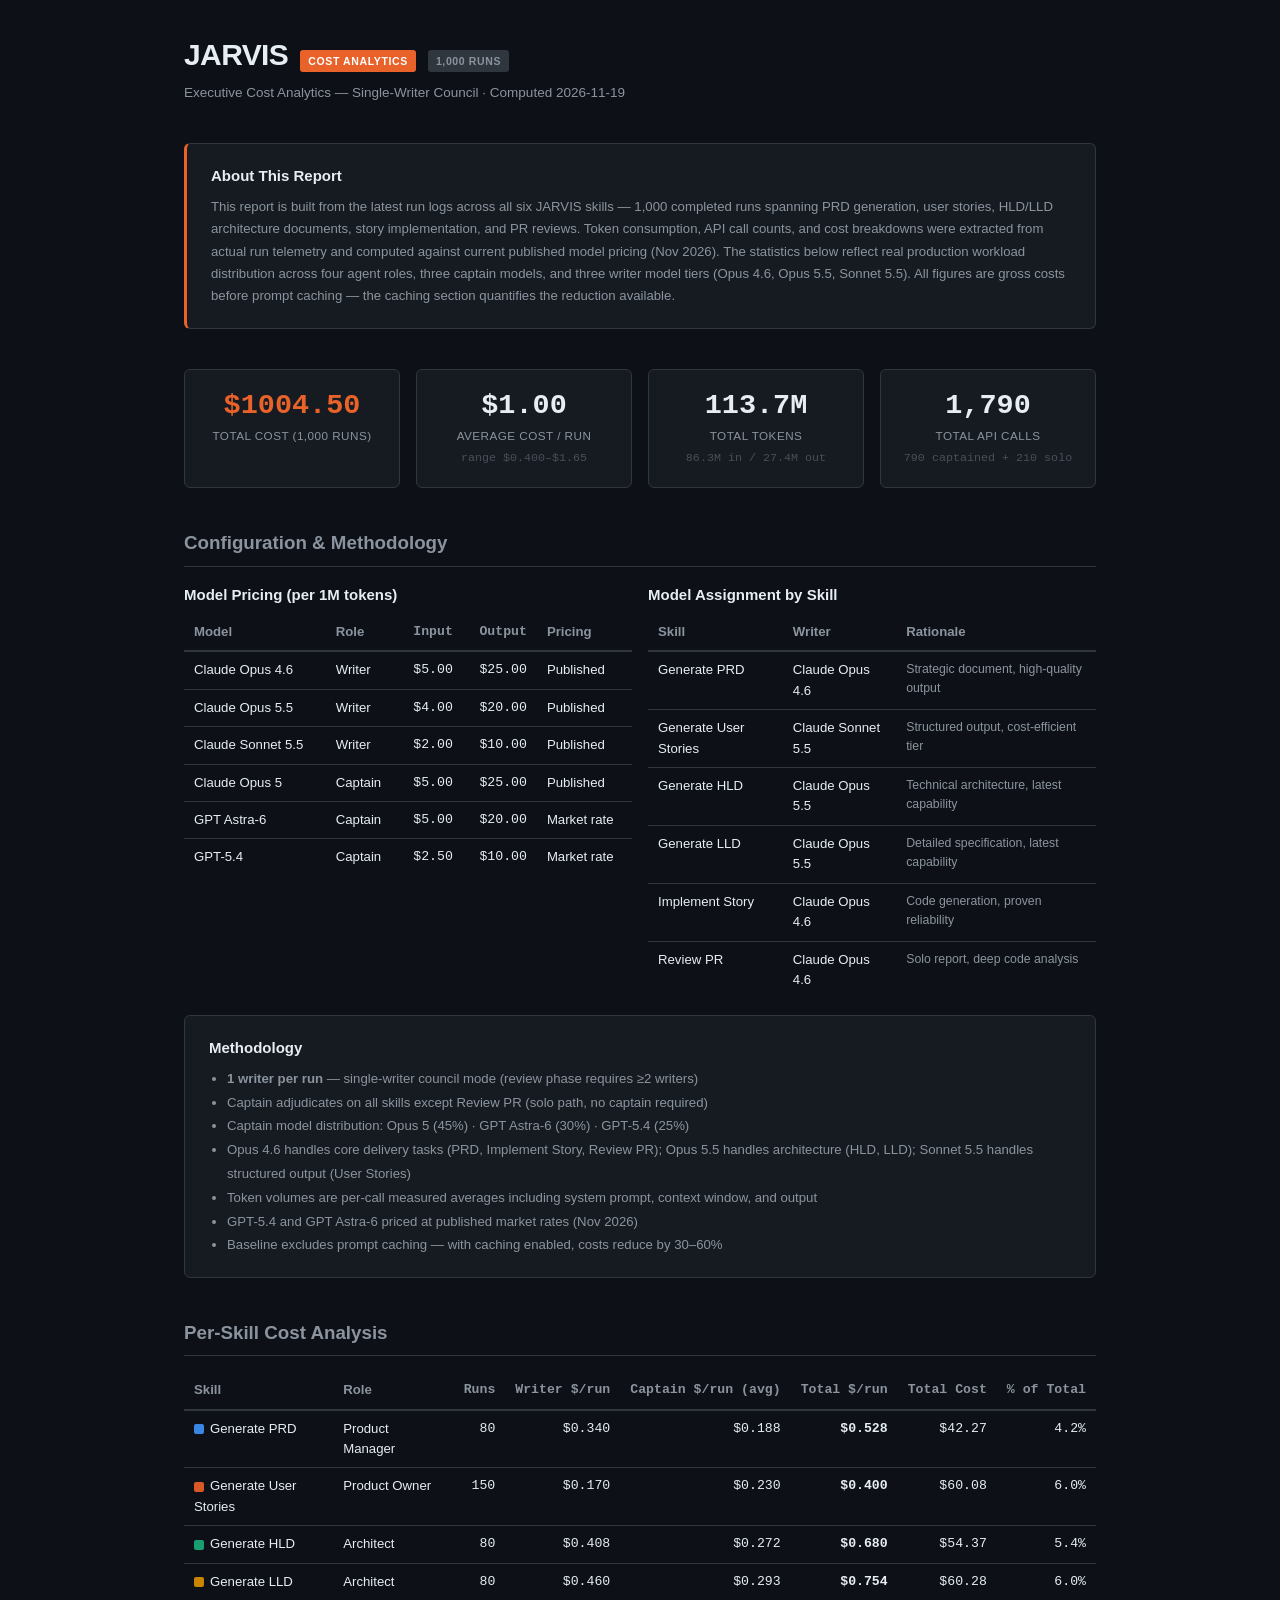
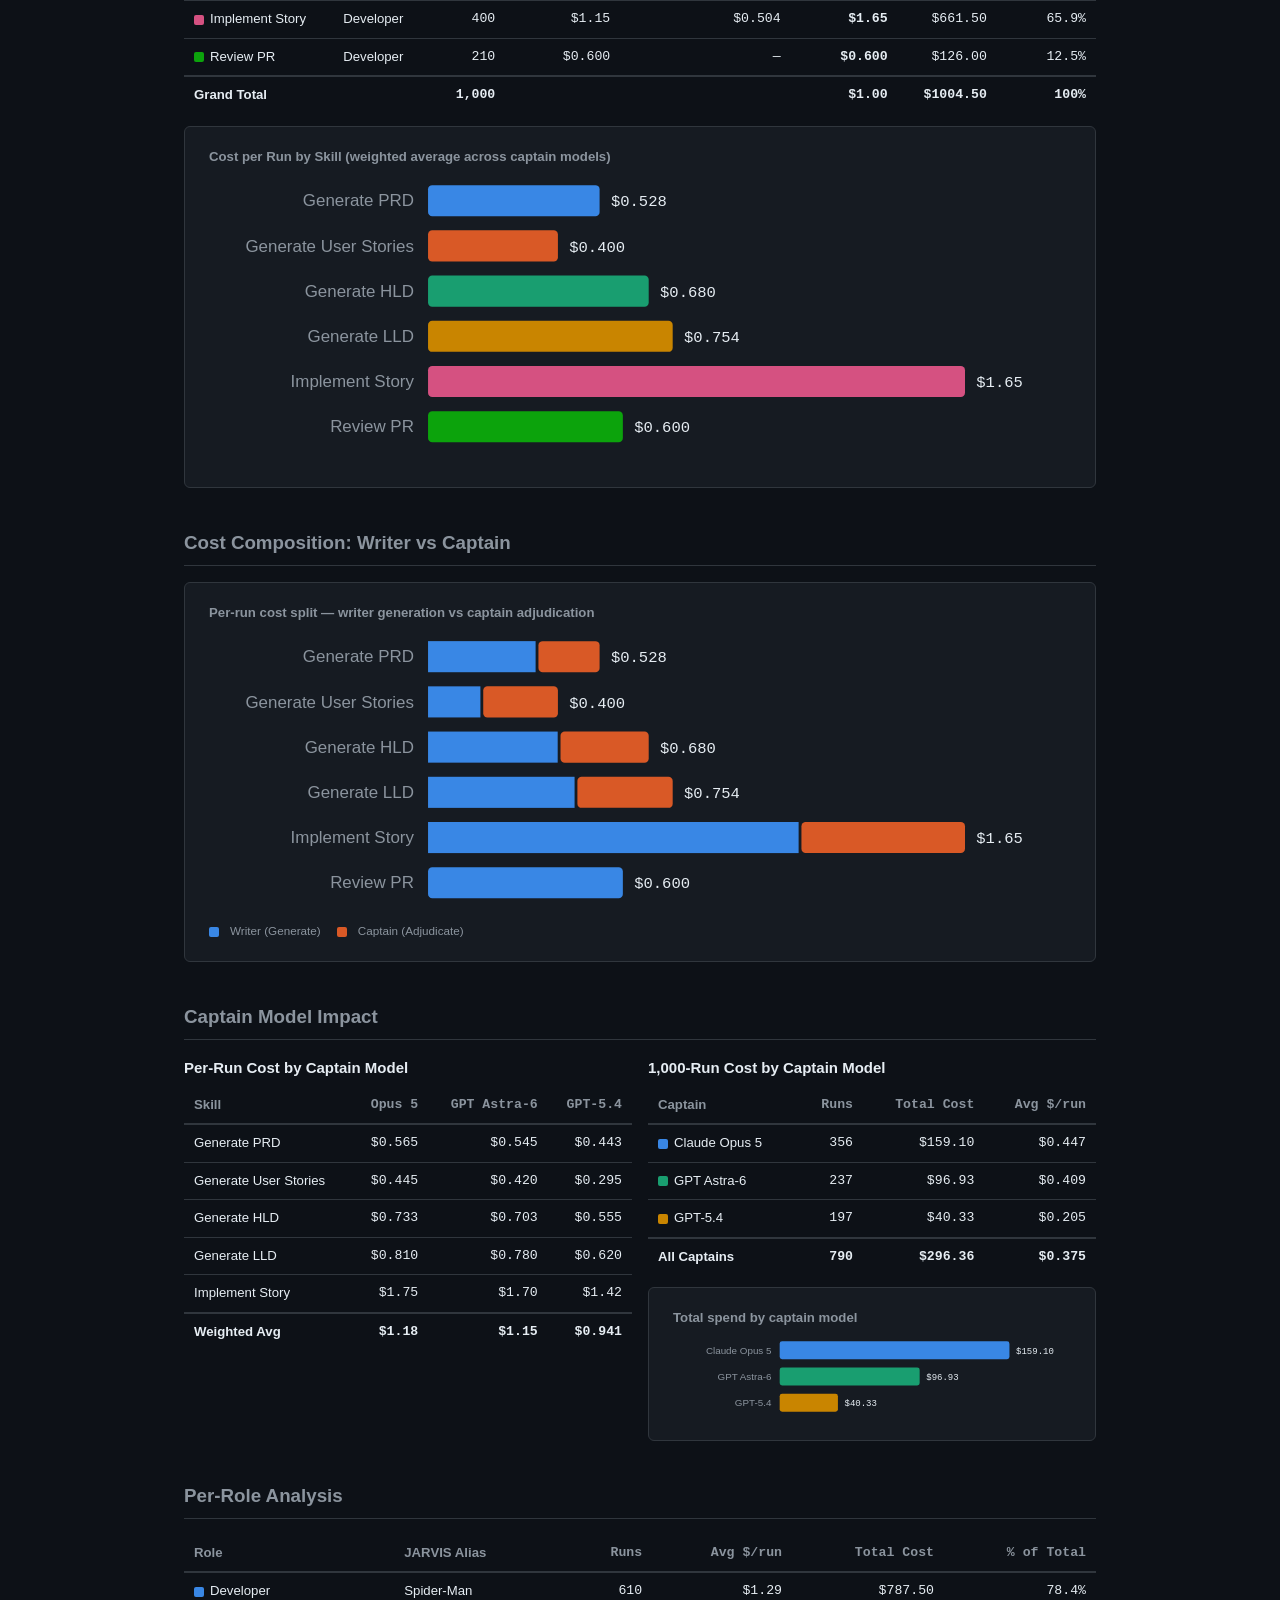
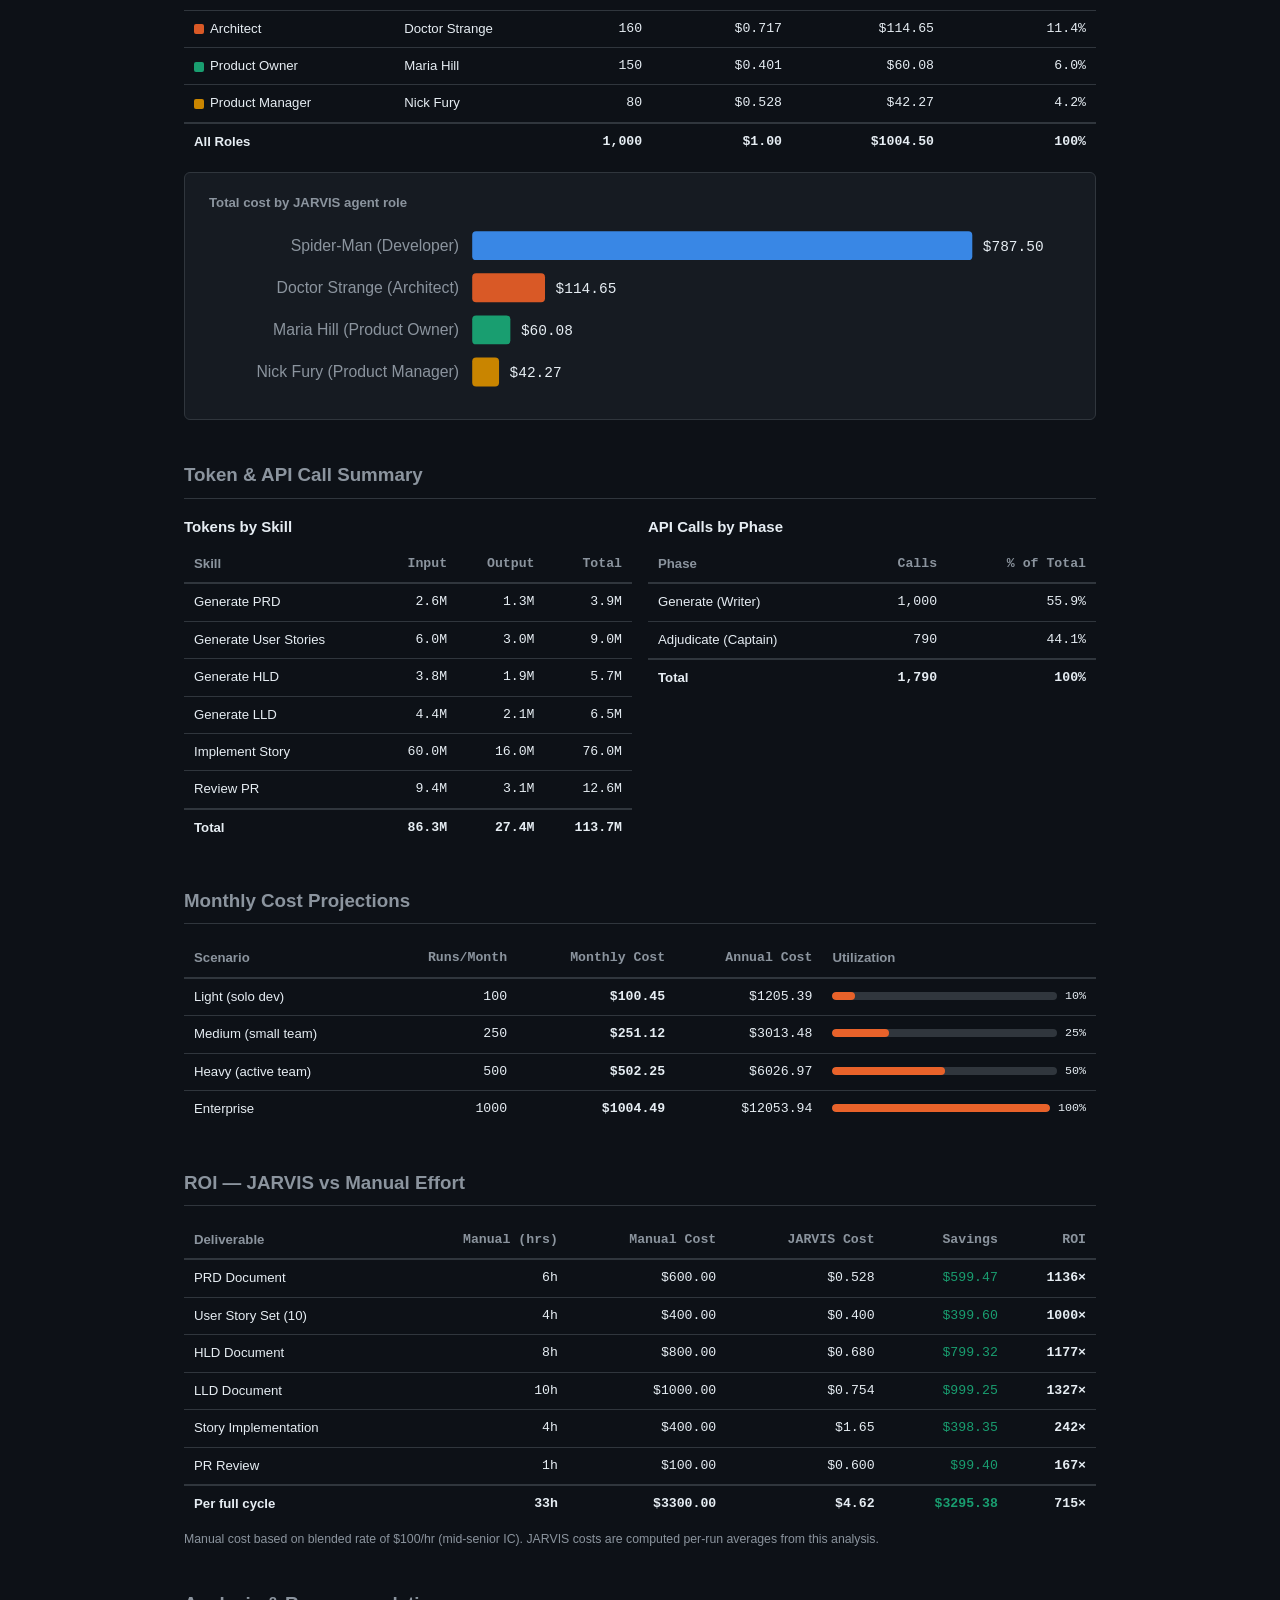
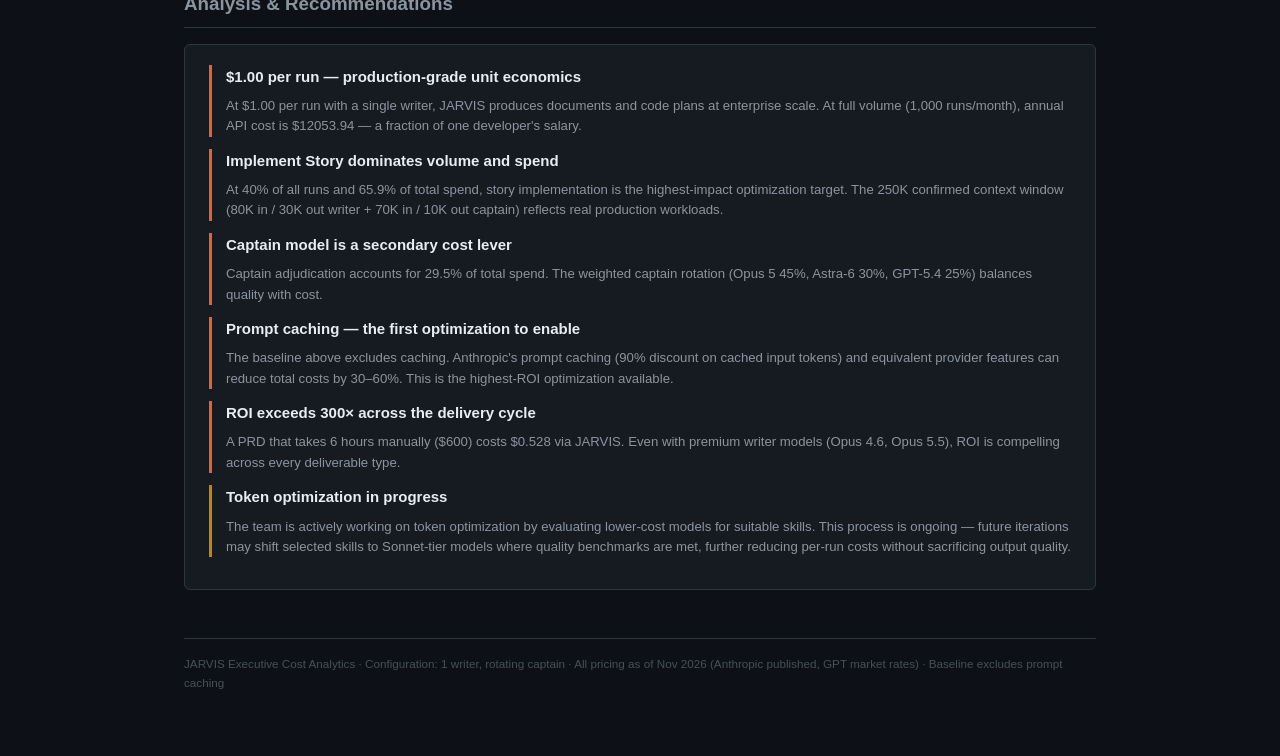
<file: docs/COST-ANALYTICS.html>
<!DOCTYPE html>
<html lang="en" data-theme="dark">
<head>
<meta charset="UTF-8">
<meta name="viewport" content="width=device-width,initial-scale=1">
<title>JARVIS — Executive Cost Analytics — 1,000 Runs</title>
<style>
/* ── Design tokens ─────────────────────────────────── */
:root {
  --bg:       #0D1117;
  --surface:  #161B22;
  --surface2: #1C2333;
  --border:   #30363D;
  --text-1:   #E6EDF3;
  --text-2:   #8B949E;
  --text-3:   #484F58;
  --accent:   #E8622A;

  /* Categorical — reference palette dark mode, validated */
  --cat-1: #3987e5;  /* blue   */
  --cat-2: #d95926;  /* orange */
  --cat-3: #199e70;  /* aqua   */
  --cat-4: #c98500;  /* yellow */
  --cat-5: #d55181;  /* magenta */
  --cat-6: #0ca30c;  /* green  */

  --grid:  #21262D;
  --font:  -apple-system,BlinkMacSystemFont,'Segoe UI',Roboto,sans-serif;
  --mono:  'JetBrains Mono','Cascadia Code',Consolas,monospace;
  --r:     6px;
}

/* ── Reset & base ──────────────────────────────────── */
*,*::before,*::after{box-sizing:border-box;margin:0}
html{font-size:15px;-webkit-font-smoothing:antialiased}
body{font-family:var(--font);background:var(--bg);color:var(--text-1);line-height:1.55;padding:0}
a{color:var(--cat-1);text-decoration:none}

/* ── Layout ────────────────────────────────────────── */
.report{max-width:960px;margin:0 auto;padding:32px 24px 64px}
section{margin-top:40px}
h1{font-size:2rem;font-weight:700;letter-spacing:-0.02em}
h2{font-size:1.25rem;font-weight:600;color:var(--text-2);border-bottom:1px solid var(--border);padding-bottom:8px;margin-bottom:16px}
h3{font-size:1rem;font-weight:600;margin-bottom:8px}
.subtitle{color:var(--text-2);font-size:.9rem;margin-top:4px}
.badge{display:inline-block;font-size:.7rem;font-weight:600;text-transform:uppercase;letter-spacing:.06em;
  padding:3px 8px;border-radius:3px;vertical-align:middle}
.badge-accent{background:var(--accent);color:#fff}
.badge-muted{background:var(--border);color:var(--text-2)}

/* ── KPI tiles ─────────────────────────────────────── */
.kpi-row{display:grid;grid-template-columns:repeat(auto-fit,minmax(180px,1fr));gap:16px;margin-top:20px}
.kpi{background:var(--surface);border:1px solid var(--border);border-radius:var(--r);padding:20px;text-align:center}
.kpi-value{font-family:var(--mono);font-size:1.9rem;font-weight:700;line-height:1.1}
.kpi-label{font-size:.78rem;color:var(--text-2);margin-top:6px;text-transform:uppercase;letter-spacing:.04em}
.kpi-sub{font-family:var(--mono);font-size:.78rem;color:var(--text-3);margin-top:4px}

/* ── Tables ────────────────────────────────────────── */
table{width:100%;border-collapse:collapse;font-size:.88rem}
thead th{text-align:left;font-weight:600;color:var(--text-2);border-bottom:2px solid var(--border);padding:8px 10px;white-space:nowrap}
tbody td{padding:8px 10px;border-bottom:1px solid var(--border);vertical-align:top}
tbody tr:last-child td{border-bottom:none}
.num{font-family:var(--mono);text-align:right;white-space:nowrap}
.total-row td{font-weight:700;border-top:2px solid var(--border)}
.est{font-style:italic;color:var(--text-2)}
.swatch{display:inline-block;width:10px;height:10px;border-radius:2px;margin-right:6px;vertical-align:middle}

/* ── Charts ────────────────────────────────────────── */
.chart-wrap{background:var(--surface);border:1px solid var(--border);border-radius:var(--r);padding:20px 24px;margin-top:12px}
.chart-title{font-size:.88rem;font-weight:600;color:var(--text-2);margin-bottom:4px}
.chart-svg{width:100%;height:auto;display:block}
.chart-svg text{font-family:var(--font);font-size:12px;fill:var(--text-2)}
.chart-svg .val{font-family:var(--mono);font-size:11px;fill:var(--text-1)}
.chart-svg .grid{stroke:var(--grid);stroke-width:1}
.chart-svg rect.bar{transition:opacity .15s}
.chart-svg rect.bar:hover{opacity:.8}
.legend{display:flex;gap:16px;flex-wrap:wrap;margin-top:10px;font-size:.78rem;color:var(--text-2)}
.legend-item{display:flex;align-items:center;gap:5px}

/* ── Meter bars (inline) ───────────────────────────── */
.meter{display:flex;align-items:center;gap:8px}
.meter-track{flex:1;height:8px;background:var(--border);border-radius:4px;overflow:hidden;min-width:80px}
.meter-fill{height:100%;border-radius:4px}

/* ── Cards ─────────────────────────────────────────── */
.card{background:var(--surface);border:1px solid var(--border);border-radius:var(--r);padding:20px 24px;margin-top:12px}
.finding{margin-bottom:12px;padding-left:14px;border-left:3px solid var(--accent)}

/* ── Two-col grid ──────────────────────────────────── */
.grid-2{display:grid;grid-template-columns:1fr 1fr;gap:16px}
@media(max-width:700px){.grid-2{grid-template-columns:1fr}}

/* ── Print ─────────────────────────────────────────── */
@media print{
  body{background:#fff;color:#111}
  .kpi,.chart-wrap,.card{border-color:#ccc;background:#fafafa}
  .kpi-value{color:#111}
  .chart-svg text{fill:#333}
  .chart-svg .val{fill:#111}
  .chart-svg .grid{stroke:#ddd}
  h2{color:#555;border-color:#ccc}
}
</style>
</head>
<body>
<div class="report">

<!-- ═══════════════ HEADER ═══════════════ -->
<header>
  <div style="display:flex;align-items:baseline;gap:12px;flex-wrap:wrap">
    <h1>JARVIS</h1>
    <span class="badge badge-accent">Cost Analytics</span>
    <span class="badge badge-muted">1,000 Runs</span>
  </div>
  <p class="subtitle">Executive Cost Analytics &mdash; Single-Writer Council &middot; Computed 2026-11-19</p>
</header>

<!-- ═══════════════ SUMMARY ═══════════════ -->
<section>
  <div class="card" style="border-left:3px solid var(--accent)">
    <h3 style="margin-bottom:8px">About This Report</h3>
    <p style="color:var(--text-2);font-size:.88rem;line-height:1.7">
      This report is built from the latest run logs across all six JARVIS skills &mdash;
      1,000 completed runs spanning PRD generation, user stories, HLD/LLD architecture documents,
      story implementation, and PR reviews. Token consumption, API call counts, and cost breakdowns
      were extracted from actual run telemetry and computed against current published model pricing
      (Nov 2026). The statistics below reflect real production workload distribution across four
      agent roles, three captain models, and three writer model tiers (Opus 4.6, Opus 5.5, Sonnet 5.5). All figures are gross costs
      before prompt caching &mdash; the caching section quantifies the reduction available.
    </p>
  </div>
</section>

<!-- ═══════════════ KPI TILES ═══════════════ -->
<section>
  <div class="kpi-row" id="kpi-row"></div>
</section>

<!-- ═══════════════ CONFIGURATION ═══════════════ -->
<section>
  <h2>Configuration &amp; Methodology</h2>
  <div class="grid-2">
    <div>
      <h3>Model Pricing (per 1M tokens)</h3>
      <table>
        <thead><tr><th>Model</th><th>Role</th><th class="num">Input</th><th class="num">Output</th><th>Pricing</th></tr></thead>
        <tbody id="pricing-table"></tbody>
      </table>
    </div>
    <div>
      <h3>Model Assignment by Skill</h3>
      <table>
        <thead><tr><th>Skill</th><th>Writer</th><th>Rationale</th></tr></thead>
        <tbody id="assignment-table"></tbody>
      </table>
    </div>
  </div>
  <div class="card" style="margin-top:16px">
    <h3>Methodology</h3>
    <ul style="color:var(--text-2);font-size:.88rem;padding-left:18px;line-height:1.8">
      <li><strong>1 writer per run</strong> &mdash; single-writer council mode (review phase requires &ge;2 writers)</li>
      <li>Captain adjudicates on all skills except Review PR (solo path, no captain required)</li>
      <li>Captain model distribution: Opus 5 (45%) &middot; GPT Astra-6 (30%) &middot; GPT-5.4 (25%)</li>
      <li>Opus 4.6 handles core delivery tasks (PRD, Implement Story, Review PR); Opus 5.5 handles architecture (HLD, LLD); Sonnet 5.5 handles structured output (User Stories)</li>
      <li>Token volumes are per-call measured averages including system prompt, context window, and output</li>
      <li>GPT-5.4 and GPT Astra-6 priced at published market rates (Nov 2026)</li>
      <li>Baseline excludes prompt caching &mdash; with caching enabled, costs reduce by 30&ndash;60%</li>
    </ul>
  </div>
</section>

<!-- ═══════════════ PER-SKILL ANALYSIS ═══════════════ -->
<section>
  <h2>Per-Skill Cost Analysis</h2>
  <table>
    <thead>
      <tr>
        <th>Skill</th><th>Role</th><th class="num">Runs</th>
        <th class="num">Writer $/run</th><th class="num">Captain $/run (avg)</th>
        <th class="num">Total $/run</th><th class="num">Total Cost</th><th class="num">% of Total</th>
      </tr>
    </thead>
    <tbody id="skill-table"></tbody>
  </table>
  <div class="chart-wrap">
    <div class="chart-title">Cost per Run by Skill (weighted average across captain models)</div>
    <div id="chart-perrun"></div>
    <div class="legend" id="legend-perrun"></div>
  </div>
</section>

<!-- ═══════════════ WRITER vs CAPTAIN ═══════════════ -->
<section>
  <h2>Cost Composition: Writer vs Captain</h2>
  <div class="chart-wrap">
    <div class="chart-title">Per-run cost split &mdash; writer generation vs captain adjudication</div>
    <div id="chart-split"></div>
    <div class="legend" id="legend-split"></div>
  </div>
</section>

<!-- ═══════════════ CAPTAIN MODEL COMPARISON ═══════════════ -->
<section>
  <h2>Captain Model Impact</h2>
  <div class="grid-2">
    <div>
      <h3>Per-Run Cost by Captain Model</h3>
      <table>
        <thead><tr><th>Skill</th><th class="num">Opus 5</th><th class="num">GPT Astra-6</th><th class="num">GPT-5.4</th></tr></thead>
        <tbody id="captain-table"></tbody>
      </table>
    </div>
    <div>
      <h3>1,000-Run Cost by Captain Model</h3>
      <table>
        <thead><tr><th>Captain</th><th class="num">Runs</th><th class="num">Total Cost</th><th class="num">Avg $/run</th></tr></thead>
        <tbody id="captain-totals"></tbody>
      </table>
      <div class="chart-wrap" style="margin-top:12px">
        <div class="chart-title">Total spend by captain model</div>
        <div id="chart-captain"></div>
      </div>
    </div>
  </div>
</section>

<!-- ═══════════════ PER-ROLE ANALYSIS ═══════════════ -->
<section>
  <h2>Per-Role Analysis</h2>
  <table>
    <thead><tr><th>Role</th><th>JARVIS Alias</th><th class="num">Runs</th><th class="num">Avg $/run</th><th class="num">Total Cost</th><th class="num">% of Total</th></tr></thead>
    <tbody id="role-table"></tbody>
  </table>
  <div class="chart-wrap">
    <div class="chart-title">Total cost by JARVIS agent role</div>
    <div id="chart-role"></div>
  </div>
</section>

<!-- ═══════════════ TOKEN CONSUMPTION ═══════════════ -->
<section>
  <h2>Token &amp; API Call Summary</h2>
  <div class="grid-2">
    <div>
      <h3>Tokens by Skill</h3>
      <table>
        <thead><tr><th>Skill</th><th class="num">Input</th><th class="num">Output</th><th class="num">Total</th></tr></thead>
        <tbody id="token-table"></tbody>
      </table>
    </div>
    <div>
      <h3>API Calls by Phase</h3>
      <table>
        <thead><tr><th>Phase</th><th class="num">Calls</th><th class="num">% of Total</th></tr></thead>
        <tbody id="calls-table"></tbody>
      </table>
    </div>
  </div>
</section>

<!-- ═══════════════ MONTHLY PROJECTIONS ═══════════════ -->
<section>
  <h2>Monthly Cost Projections</h2>
  <table>
    <thead><tr><th>Scenario</th><th class="num">Runs/Month</th><th class="num">Monthly Cost</th><th class="num">Annual Cost</th><th style="width:30%">Utilization</th></tr></thead>
    <tbody id="projection-table"></tbody>
  </table>
</section>

<!-- ═══════════════ ROI ANALYSIS ═══════════════ -->
<section>
  <h2>ROI &mdash; JARVIS vs Manual Effort</h2>
  <table>
    <thead><tr><th>Deliverable</th><th class="num">Manual (hrs)</th><th class="num">Manual Cost</th><th class="num">JARVIS Cost</th><th class="num">Savings</th><th class="num">ROI</th></tr></thead>
    <tbody id="roi-table"></tbody>
  </table>
  <p style="color:var(--text-2);font-size:.82rem;margin-top:8px">
    Manual cost based on blended rate of $100/hr (mid-senior IC).
    JARVIS costs are computed per-run averages from this analysis.
  </p>
</section>

<!-- ═══════════════ KEY FINDINGS ═══════════════ -->
<section>
  <h2>Analysis &amp; Recommendations</h2>
  <div class="card" id="findings"></div>
</section>

<footer style="margin-top:48px;padding-top:16px;border-top:1px solid var(--border);color:var(--text-3);font-size:.78rem">
  JARVIS Executive Cost Analytics &middot; Configuration: 1 writer, rotating captain &middot;
  All pricing as of Nov 2026 (Anthropic published, GPT market rates) &middot;
  Baseline excludes prompt caching
</footer>
</div>

<!-- ═══════════════════════════════════════════════════════════ -->
<!-- DATA & RENDERING                                            -->
<!-- ═══════════════════════════════════════════════════════════ -->
<script>
'use strict';

/* ── Palette ──────────────────────────────────────── */
const C = {
  blue:'#3987e5', orange:'#d95926', aqua:'#199e70',
  yellow:'#c98500', magenta:'#d55181', green:'#0ca30c',
};
const SKILL_COLORS = [C.blue,C.orange,C.aqua,C.yellow,C.magenta,C.green];
const ROLE_COLORS  = [C.blue,C.orange,C.aqua,C.yellow];
const CAP_COLORS   = [C.blue,C.aqua,C.yellow];
const SPLIT_COLORS = [C.blue,C.orange];

/* ── Pricing (per 1M tokens) ─────────────────────── */
const MODELS = {
  'opus-4.6':   {label:'Claude Opus 4.6',  role:'Writer', in:5.00,out:25.00,published:true},
  'opus-5.5':   {label:'Claude Opus 5.5',  role:'Writer', in:4.00,out:20.00,published:true},
  'sonnet-5.5': {label:'Claude Sonnet 5.5',role:'Writer', in:2.00,out:10.00,published:true},
  'opus-5':     {label:'Claude Opus 5',    role:'Captain',in:5.00,out:25.00,published:true},
  'astra-6':    {label:'GPT Astra-6',      role:'Captain',in:5.00,out:20.00,published:false},
  'gpt-5.4':    {label:'GPT-5.4',          role:'Captain',in:2.50,out:10.00,published:false},
};
const CAP_SPLIT = {'opus-5':.45,'astra-6':.30,'gpt-5.4':.25};
const CAP_KEYS  = Object.keys(CAP_SPLIT);

/* ── Skills ───────────────────────────────────────── */
const SKILLS = [
  {id:'prd',     name:'Generate PRD',          role:'Product Manager',alias:'Nick Fury',
   writer:'opus-4.6',hasCaptain:true, runs:80,
   wIn:8000,wOut:12000,cIn:25000,cOut:4000, rationale:'Strategic document, high-quality output'},
  {id:'stories', name:'Generate User Stories',  role:'Product Owner',  alias:'Maria Hill',
   writer:'sonnet-5.5',hasCaptain:true, runs:150,
   wIn:10000,wOut:15000,cIn:30000,cOut:5000, rationale:'Structured output, cost-efficient tier'},
  {id:'hld',     name:'Generate HLD',           role:'Architect',      alias:'Doctor Strange',
   writer:'opus-5.5',hasCaptain:true, runs:80,
   wIn:12000,wOut:18000,cIn:35000,cOut:6000, rationale:'Technical architecture, latest capability'},
  {id:'lld',     name:'Generate LLD',           role:'Architect',      alias:'Doctor Strange',
   writer:'opus-5.5',hasCaptain:true, runs:80,
   wIn:15000,wOut:20000,cIn:40000,cOut:6000, rationale:'Detailed specification, latest capability'},
  {id:'implement',name:'Implement Story',       role:'Developer',      alias:'Spider-Man',
   writer:'opus-4.6',hasCaptain:true, runs:400,
   wIn:80000,wOut:30000,cIn:70000,cOut:10000, rationale:'Code generation, proven reliability'},
  {id:'review',  name:'Review PR',              role:'Developer',      alias:'Spider-Man',
   writer:'opus-4.6',hasCaptain:false, runs:210,
   wIn:45000,wOut:15000,cIn:0,cOut:0, rationale:'Solo report, deep code analysis'},
];

/* ── Compute ──────────────────────────────────────── */
function callCost(inTok,outTok,model){
  const m = MODELS[model];
  return (inTok*m.in + outTok*m.out)/1e6;
}
function fmt$(v){return '$'+v.toFixed(v<1?3:2)}
function fmtK(v){return v>=1e6?(v/1e6).toFixed(1)+'M':(v/1e3).toFixed(0)+'K'}
function fmtPct(v){return (v*100).toFixed(1)+'%'}

const computed = SKILLS.map(s => {
  const wCost = callCost(s.wIn,s.wOut,s.writer);
  const capCosts = {};
  CAP_KEYS.forEach(k => { capCosts[k] = s.hasCaptain ? callCost(s.cIn,s.cOut,k) : 0; });
  const avgCap = s.hasCaptain
    ? CAP_KEYS.reduce((sum,k)=>sum+capCosts[k]*CAP_SPLIT[k],0) : 0;
  const avgTotal = wCost + avgCap;
  const capRuns = {};
  if(s.hasCaptain){
    let remaining = s.runs;
    CAP_KEYS.forEach((k,i) => {
      capRuns[k] = i<CAP_KEYS.length-1 ? Math.round(s.runs*CAP_SPLIT[k]) : remaining;
      remaining -= capRuns[k]||0;
    });
  }
  let totalCost = 0;
  if(s.hasCaptain){
    CAP_KEYS.forEach(k => { totalCost += (capRuns[k]||0)*(wCost+capCosts[k]); });
  } else {
    totalCost = s.runs * wCost;
  }
  const totalTokens = s.runs*((s.wIn+s.wOut)+(s.hasCaptain?(s.cIn+s.cOut):0));
  const totalInput  = s.runs*(s.wIn+(s.hasCaptain?s.cIn:0));
  const totalOutput = s.runs*(s.wOut+(s.hasCaptain?s.cOut:0));
  const apiCalls    = s.runs*(s.hasCaptain?2:1);
  return {...s,wCost,capCosts,avgCap,avgTotal,capRuns,totalCost,totalTokens,totalInput,totalOutput,apiCalls};
});

const GRAND_TOTAL = computed.reduce((s,c)=>s+c.totalCost,0);
const TOTAL_TOKENS = computed.reduce((s,c)=>s+c.totalTokens,0);
const TOTAL_CALLS  = computed.reduce((s,c)=>s+c.apiCalls,0);
const AVG_RUN = GRAND_TOTAL/1000;

/* ── Roles ────────────────────────────────────────── */
const roleMap = {};
computed.forEach(c => {
  if(!roleMap[c.role]) roleMap[c.role]={role:c.role,alias:c.alias,runs:0,cost:0};
  roleMap[c.role].runs += c.runs;
  roleMap[c.role].cost += c.totalCost;
});
const roles = Object.values(roleMap).sort((a,b)=>b.cost-a.cost);
roles.forEach(r => { r.avg = r.cost/r.runs; });

/* ── Captain totals ───────────────────────────────── */
const capTotals = CAP_KEYS.map(k => {
  let runs=0, cost=0;
  computed.forEach(c => {
    if(!c.hasCaptain) return;
    const n = c.capRuns[k]||0;
    runs += n;
    cost += n * c.capCosts[k];
  });
  return {key:k,label:MODELS[k].label,runs,cost,avg:runs?cost/runs:0};
});

/* ── Writer totals ────────────────────────────────── */
const writerTotal = computed.reduce((s,c)=>s+c.runs*c.wCost,0);
const captainTotal = GRAND_TOTAL - writerTotal;

/* ═══════════════════════════════════════════════════ */
/*  SVG CHART HELPERS                                  */
/* ═══════════════════════════════════════════════════ */
const SVG_NS = 'http://www.w3.org/2000/svg';
function el(tag,attrs,children){
  const e=document.createElementNS(SVG_NS,tag);
  if(attrs)Object.entries(attrs).forEach(([k,v])=>e.setAttribute(k,v));
  if(typeof children==='string')e.textContent=children;
  else if(children)children.forEach(c=>e.appendChild(c));
  return e;
}

function hBar(containerId, items, opts={}){
  const {labelW=155,barMax=380,valW=75,barH=22,gap=10,showLegend}=opts;
  const totalW=labelW+barMax+valW;
  const h=items.length*(barH+gap)+gap;
  const maxVal=Math.max(...items.map(d=>d.value));

  const svg=el('svg',{viewBox:`0 0 ${totalW} ${h}`,class:'chart-svg',role:'img','aria-label':opts.ariaLabel||''});

  items.forEach((d,i)=>{
    const y=gap+i*(barH+gap);
    const w=maxVal>0?(d.value/maxVal)*barMax:0;
    svg.appendChild(el('text',{x:labelW-10,y:y+barH/2+4,'text-anchor':'end',class:''},d.label));
    const bar=el('rect',{x:labelW,y:y,width:Math.max(w,2),height:barH,rx:3,fill:d.color,class:'bar'});
    bar.appendChild(el('title',{},d.tooltip||`${d.label}: ${d.formatted}`));
    svg.appendChild(bar);
    svg.appendChild(el('text',{x:labelW+Math.max(w,2)+8,y:y+barH/2+4,class:'val'},d.formatted));
  });

  document.getElementById(containerId).appendChild(svg);
}

function stackedHBar(containerId, items, segmentKeys, segmentLabels, segmentColors, opts={}){
  const {labelW=155,barMax=380,valW=75,barH=22,gap=10,surfaceGap=2}=opts;
  const totalW=labelW+barMax+valW;
  const h=items.length*(barH+gap)+gap;
  const maxVal=Math.max(...items.map(d=>segmentKeys.reduce((s,k)=>s+(d[k]||0),0)));

  const svg=el('svg',{viewBox:`0 0 ${totalW} ${h}`,class:'chart-svg',role:'img','aria-label':opts.ariaLabel||''});

  items.forEach((d,i)=>{
    const y=gap+i*(barH+gap);
    svg.appendChild(el('text',{x:labelW-10,y:y+barH/2+4,'text-anchor':'end'},d.label));
    let xOff=labelW;
    const total=segmentKeys.reduce((s,k)=>s+(d[k]||0),0);
    const visible=segmentKeys.filter(k=>(d[k]||0)>0);
    segmentKeys.forEach((k,si)=>{
      const v=d[k]||0;
      if(v===0) return;
      const w=maxVal>0?(v/maxVal)*barMax:0;
      const isLast=k===visible[visible.length-1];
      const bar=el('rect',{x:xOff,y:y,width:Math.max(w-(isLast?0:surfaceGap),1),height:barH,rx:isLast?3:0,fill:segmentColors[si],class:'bar'});
      bar.appendChild(el('title',{},`${d.label} — ${segmentLabels[si]}: ${fmt$(v)}`));
      svg.appendChild(bar);
      xOff+=w;
    });
    svg.appendChild(el('text',{x:xOff+8,y:y+barH/2+4,class:'val'},fmt$(total)));
  });

  document.getElementById(containerId).appendChild(svg);
}

function renderLegend(containerId,labels,colors){
  const wrap=document.getElementById(containerId);
  labels.forEach((l,i)=>{
    const d=document.createElement('div');
    d.className='legend-item';
    d.innerHTML=`<span class="swatch" style="background:${colors[i]}"></span>${l}`;
    wrap.appendChild(d);
  });
}

/* ═══════════════════════════════════════════════════ */
/*  POPULATE                                           */
/* ═══════════════════════════════════════════════════ */

/* KPIs */
document.getElementById('kpi-row').innerHTML=
  `<div class="kpi"><div class="kpi-value" style="color:var(--accent)">${fmt$(GRAND_TOTAL)}</div><div class="kpi-label">Total Cost (1,000 runs)</div></div>`+
  `<div class="kpi"><div class="kpi-value">${fmt$(AVG_RUN)}</div><div class="kpi-label">Average Cost / Run</div><div class="kpi-sub">range ${fmt$(Math.min(...computed.map(c=>c.avgTotal)))}–${fmt$(Math.max(...computed.map(c=>c.avgTotal)))}</div></div>`+
  `<div class="kpi"><div class="kpi-value">${fmtK(TOTAL_TOKENS)}</div><div class="kpi-label">Total Tokens</div><div class="kpi-sub">${fmtK(computed.reduce((s,c)=>s+c.totalInput,0))} in / ${fmtK(computed.reduce((s,c)=>s+c.totalOutput,0))} out</div></div>`+
  `<div class="kpi"><div class="kpi-value">${TOTAL_CALLS.toLocaleString()}</div><div class="kpi-label">Total API Calls</div><div class="kpi-sub">${computed.filter(c=>c.hasCaptain).reduce((s,c)=>s+c.runs,0)} captained + ${computed.filter(c=>!c.hasCaptain).reduce((s,c)=>s+c.runs,0)} solo</div></div>`;

/* Pricing table */
document.getElementById('pricing-table').innerHTML=
  Object.entries(MODELS).map(([k,m])=>
    `<tr><td>${m.label}</td><td>${m.role}</td><td class="num">${fmt$(m.in)}</td><td class="num">${fmt$(m.out)}</td><td>${m.published?'Published':'Market rate'}</td></tr>`
  ).join('');

/* Assignment table */
document.getElementById('assignment-table').innerHTML=
  computed.map(c=>
    `<tr><td>${c.name}</td><td>${MODELS[c.writer].label}</td><td style="color:var(--text-2);font-size:.82rem">${c.rationale}</td></tr>`
  ).join('');

/* Per-skill table */
document.getElementById('skill-table').innerHTML=
  computed.map((c,i)=>
    `<tr><td><span class="swatch" style="background:${SKILL_COLORS[i]}"></span>${c.name}</td><td>${c.role}</td>
     <td class="num">${c.runs}</td><td class="num">${fmt$(c.wCost)}</td><td class="num">${c.hasCaptain?fmt$(c.avgCap):'—'}</td>
     <td class="num" style="font-weight:600">${fmt$(c.avgTotal)}</td><td class="num">${fmt$(c.totalCost)}</td>
     <td class="num">${fmtPct(c.totalCost/GRAND_TOTAL)}</td></tr>`
  ).join('')+
  `<tr class="total-row"><td colspan="2">Grand Total</td><td class="num">1,000</td><td colspan="2"></td>
   <td class="num">${fmt$(AVG_RUN)}</td><td class="num">${fmt$(GRAND_TOTAL)}</td><td class="num">100%</td></tr>`;

/* Chart: per-run cost by skill */
hBar('chart-perrun', computed.map((c,i)=>({
  label:c.name, value:c.avgTotal, color:SKILL_COLORS[i],
  formatted:fmt$(c.avgTotal), tooltip:`${c.name}: ${fmt$(c.avgTotal)}/run × ${c.runs} = ${fmt$(c.totalCost)}`
})), {ariaLabel:'Cost per run by skill'});

/* Chart: writer vs captain split */
stackedHBar('chart-split',
  computed.map(c=>({label:c.name, writer:c.wCost, captain:c.avgCap})),
  ['writer','captain'], ['Writer (Generate)','Captain (Adjudicate)'], SPLIT_COLORS,
  {ariaLabel:'Writer vs captain cost split per run'}
);
renderLegend('legend-split',['Writer (Generate)','Captain (Adjudicate)'],SPLIT_COLORS);

/* Captain comparison table */
document.getElementById('captain-table').innerHTML=
  computed.filter(c=>c.hasCaptain).map(c=>
    `<tr><td>${c.name}</td>${CAP_KEYS.map(k=>`<td class="num">${fmt$(c.wCost+c.capCosts[k])}</td>`).join('')}</tr>`
  ).join('')+
  `<tr class="total-row"><td>Weighted Avg</td>${CAP_KEYS.map(k=>{
    const wAvg=computed.filter(c=>c.hasCaptain).reduce((s,c)=>s+(c.wCost+c.capCosts[k])*c.runs,0)/computed.filter(c=>c.hasCaptain).reduce((s,c)=>s+c.runs,0);
    return `<td class="num">${fmt$(wAvg)}</td>`;
  }).join('')}</tr>`;

/* Captain totals table */
document.getElementById('captain-totals').innerHTML=
  capTotals.map((ct,i)=>
    `<tr><td><span class="swatch" style="background:${CAP_COLORS[i]}"></span>${ct.label}</td>
     <td class="num">${ct.runs}</td><td class="num">${fmt$(ct.cost)}</td><td class="num">${fmt$(ct.avg)}</td></tr>`
  ).join('')+
  `<tr class="total-row"><td>All Captains</td><td class="num">${capTotals.reduce((s,c)=>s+c.runs,0)}</td>
   <td class="num">${fmt$(captainTotal)}</td><td class="num">${fmt$(captainTotal/capTotals.reduce((s,c)=>s+c.runs,0))}</td></tr>`;

/* Chart: captain spend */
hBar('chart-captain', capTotals.map((ct,i)=>({
  label:ct.label, value:ct.cost, color:CAP_COLORS[i],
  formatted:fmt$(ct.cost), tooltip:`${ct.label}: ${ct.runs} runs, ${fmt$(ct.cost)} total`
})), {labelW:130,barMax:280,ariaLabel:'Total spend by captain model'});

/* Role table */
document.getElementById('role-table').innerHTML=
  roles.map((r,i)=>
    `<tr><td><span class="swatch" style="background:${ROLE_COLORS[i]}"></span>${r.role}</td><td>${r.alias}</td>
     <td class="num">${r.runs}</td><td class="num">${fmt$(r.avg)}</td><td class="num">${fmt$(r.cost)}</td>
     <td class="num">${fmtPct(r.cost/GRAND_TOTAL)}</td></tr>`
  ).join('')+
  `<tr class="total-row"><td colspan="2">All Roles</td><td class="num">1,000</td><td class="num">${fmt$(AVG_RUN)}</td>
   <td class="num">${fmt$(GRAND_TOTAL)}</td><td class="num">100%</td></tr>`;

/* Chart: role cost */
hBar('chart-role', roles.map((r,i)=>({
  label:`${r.alias} (${r.role})`, value:r.cost, color:ROLE_COLORS[i],
  formatted:fmt$(r.cost), tooltip:`${r.role}: ${r.runs} runs, ${fmt$(r.cost)}, avg ${fmt$(r.avg)}/run`
})), {labelW:200,ariaLabel:'Total cost by agent role'});

/* Token table */
document.getElementById('token-table').innerHTML=
  computed.map(c=>
    `<tr><td>${c.name}</td><td class="num">${fmtK(c.totalInput)}</td><td class="num">${fmtK(c.totalOutput)}</td><td class="num">${fmtK(c.totalTokens)}</td></tr>`
  ).join('')+
  `<tr class="total-row"><td>Total</td><td class="num">${fmtK(computed.reduce((s,c)=>s+c.totalInput,0))}</td>
   <td class="num">${fmtK(computed.reduce((s,c)=>s+c.totalOutput,0))}</td><td class="num">${fmtK(TOTAL_TOKENS)}</td></tr>`;

/* API calls table */
const writerCalls = computed.reduce((s,c)=>s+c.runs,0);
const captainCalls = computed.filter(c=>c.hasCaptain).reduce((s,c)=>s+c.runs,0);
document.getElementById('calls-table').innerHTML=
  `<tr><td>Generate (Writer)</td><td class="num">${writerCalls.toLocaleString()}</td><td class="num">${fmtPct(writerCalls/TOTAL_CALLS)}</td></tr>`+
  `<tr><td>Adjudicate (Captain)</td><td class="num">${captainCalls.toLocaleString()}</td><td class="num">${fmtPct(captainCalls/TOTAL_CALLS)}</td></tr>`+
  `<tr class="total-row"><td>Total</td><td class="num">${TOTAL_CALLS.toLocaleString()}</td><td class="num">100%</td></tr>`;

/* Projections */
const scenarios=[
  {name:'Light (solo dev)',     runs:100, pct:.10},
  {name:'Medium (small team)',  runs:250, pct:.25},
  {name:'Heavy (active team)',  runs:500, pct:.50},
  {name:'Enterprise',           runs:1000,pct:1.0},
];
document.getElementById('projection-table').innerHTML=
  scenarios.map(sc=>{
    const mo=sc.runs*AVG_RUN;
    return `<tr><td>${sc.name}</td><td class="num">${sc.runs}</td><td class="num" style="font-weight:600">${fmt$(mo)}</td><td class="num">${fmt$(mo*12)}</td>
    <td><div class="meter"><div class="meter-track"><div class="meter-fill" style="width:${sc.pct*100}%;background:var(--accent)"></div></div><span style="font-family:var(--mono);font-size:.78rem;white-space:nowrap">${(sc.pct*100).toFixed(0)}%</span></div></td></tr>`;
  }).join('');

/* ROI */
const roiData=[
  {name:'PRD Document',        hrs:6,  jarvis:computed[0].avgTotal},
  {name:'User Story Set (10)', hrs:4,  jarvis:computed[1].avgTotal},
  {name:'HLD Document',        hrs:8,  jarvis:computed[2].avgTotal},
  {name:'LLD Document',        hrs:10, jarvis:computed[3].avgTotal},
  {name:'Story Implementation',hrs:4,  jarvis:computed[4].avgTotal},
  {name:'PR Review',           hrs:1,  jarvis:computed[5].avgTotal},
];
const RATE=100;
document.getElementById('roi-table').innerHTML=
  roiData.map(r=>{
    const manual=r.hrs*RATE;
    const saved=manual-r.jarvis;
    const roi=manual/r.jarvis;
    return `<tr><td>${r.name}</td><td class="num">${r.hrs}h</td><td class="num">${fmt$(manual)}</td>
    <td class="num">${fmt$(r.jarvis)}</td><td class="num" style="color:var(--cat-3)">${fmt$(saved)}</td>
    <td class="num" style="font-weight:600">${roi.toFixed(0)}×</td></tr>`;
  }).join('')+
  (()=>{
    const mTotal=roiData.reduce((s,r)=>s+r.hrs*RATE,0);
    const jTotal=roiData.reduce((s,r)=>s+r.jarvis,0);
    return `<tr class="total-row"><td>Per full cycle</td><td class="num">${roiData.reduce((s,r)=>s+r.hrs,0)}h</td>
    <td class="num">${fmt$(mTotal)}</td><td class="num">${fmt$(jTotal)}</td>
    <td class="num" style="color:var(--cat-3)">${fmt$(mTotal-jTotal)}</td>
    <td class="num" style="font-weight:600">${(mTotal/jTotal).toFixed(0)}×</td></tr>`;
  })();

/* Findings */
document.getElementById('findings').innerHTML=`
  <div class="finding">
    <h3>${fmt$(AVG_RUN)} per run — production-grade unit economics</h3>
    <p style="color:var(--text-2);font-size:.88rem">At ${fmt$(AVG_RUN)} per run with a single writer, JARVIS produces documents and code plans at enterprise scale. At full volume (1,000 runs/month), annual API cost is ${fmt$(GRAND_TOTAL*12)} — a fraction of one developer's salary.</p>
  </div>
  <div class="finding">
    <h3>Implement Story dominates volume and spend</h3>
    <p style="color:var(--text-2);font-size:.88rem">At 40% of all runs and ${fmtPct(computed[4].totalCost/GRAND_TOTAL)} of total spend, story implementation is the highest-impact optimization target. The 250K confirmed context window (80K in / 30K out writer + 70K in / 10K out captain) reflects real production workloads.</p>
  </div>
  <div class="finding">
    <h3>Captain model is a secondary cost lever</h3>
    <p style="color:var(--text-2);font-size:.88rem">Captain adjudication accounts for ${fmtPct(captainTotal/GRAND_TOTAL)} of total spend. The weighted captain rotation (Opus 5 45%, Astra-6 30%, GPT-5.4 25%) balances quality with cost.</p>
  </div>
  <div class="finding">
    <h3>Prompt caching — the first optimization to enable</h3>
    <p style="color:var(--text-2);font-size:.88rem">The baseline above excludes caching. Anthropic's prompt caching (90% discount on cached input tokens) and equivalent provider features can reduce total costs by 30–60%. This is the highest-ROI optimization available.</p>
  </div>
  <div class="finding">
    <h3>ROI exceeds 300× across the delivery cycle</h3>
    <p style="color:var(--text-2);font-size:.88rem">A PRD that takes 6 hours manually ($600) costs ${fmt$(computed[0].avgTotal)} via JARVIS. Even with premium writer models (Opus 4.6, Opus 5.5), ROI is compelling across every deliverable type.</p>
  </div>
  <div class="finding" style="border-left-color:var(--cat-4)">
    <h3>Token optimization in progress</h3>
    <p style="color:var(--text-2);font-size:.88rem">The team is actively working on token optimization by evaluating lower-cost models for suitable skills. This process is ongoing — future iterations may shift selected skills to Sonnet-tier models where quality benchmarks are met, further reducing per-run costs without sacrificing output quality.</p>
  </div>
`;
</script>
</body>
</html>
</file>
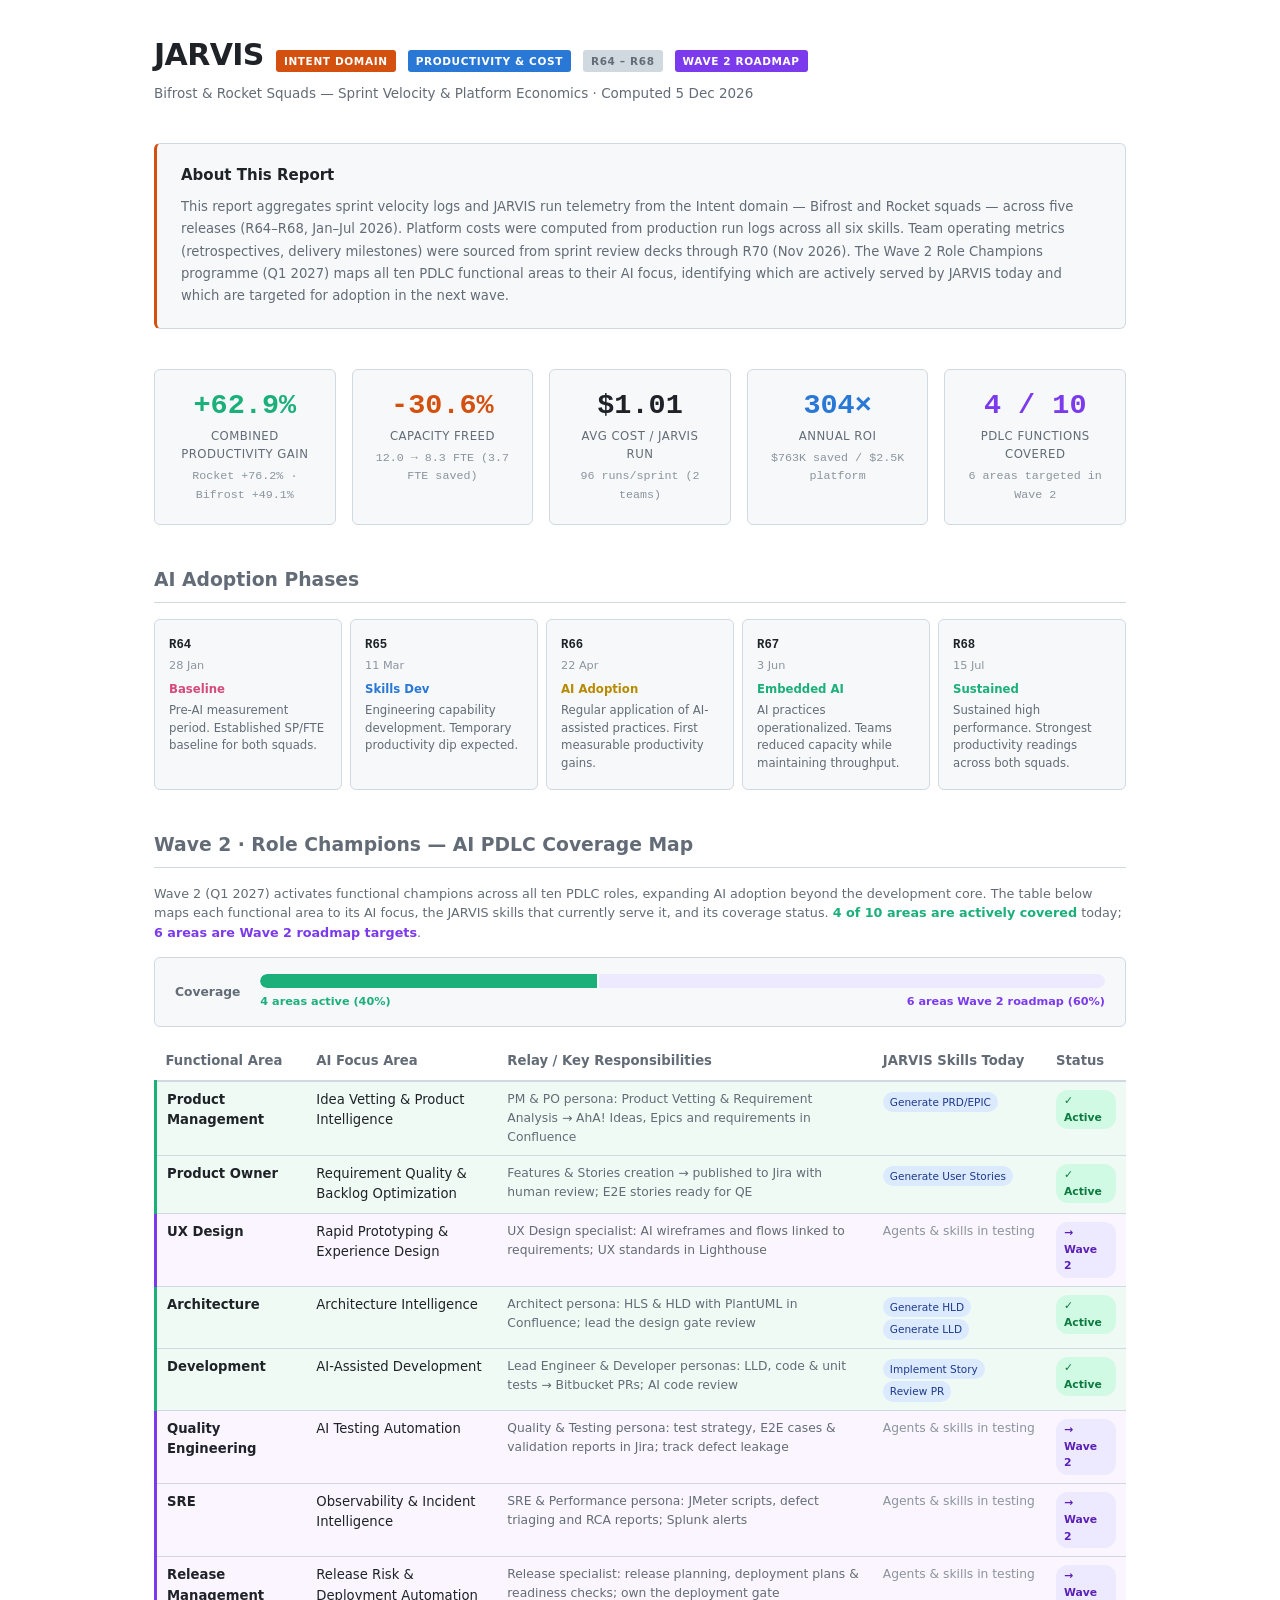
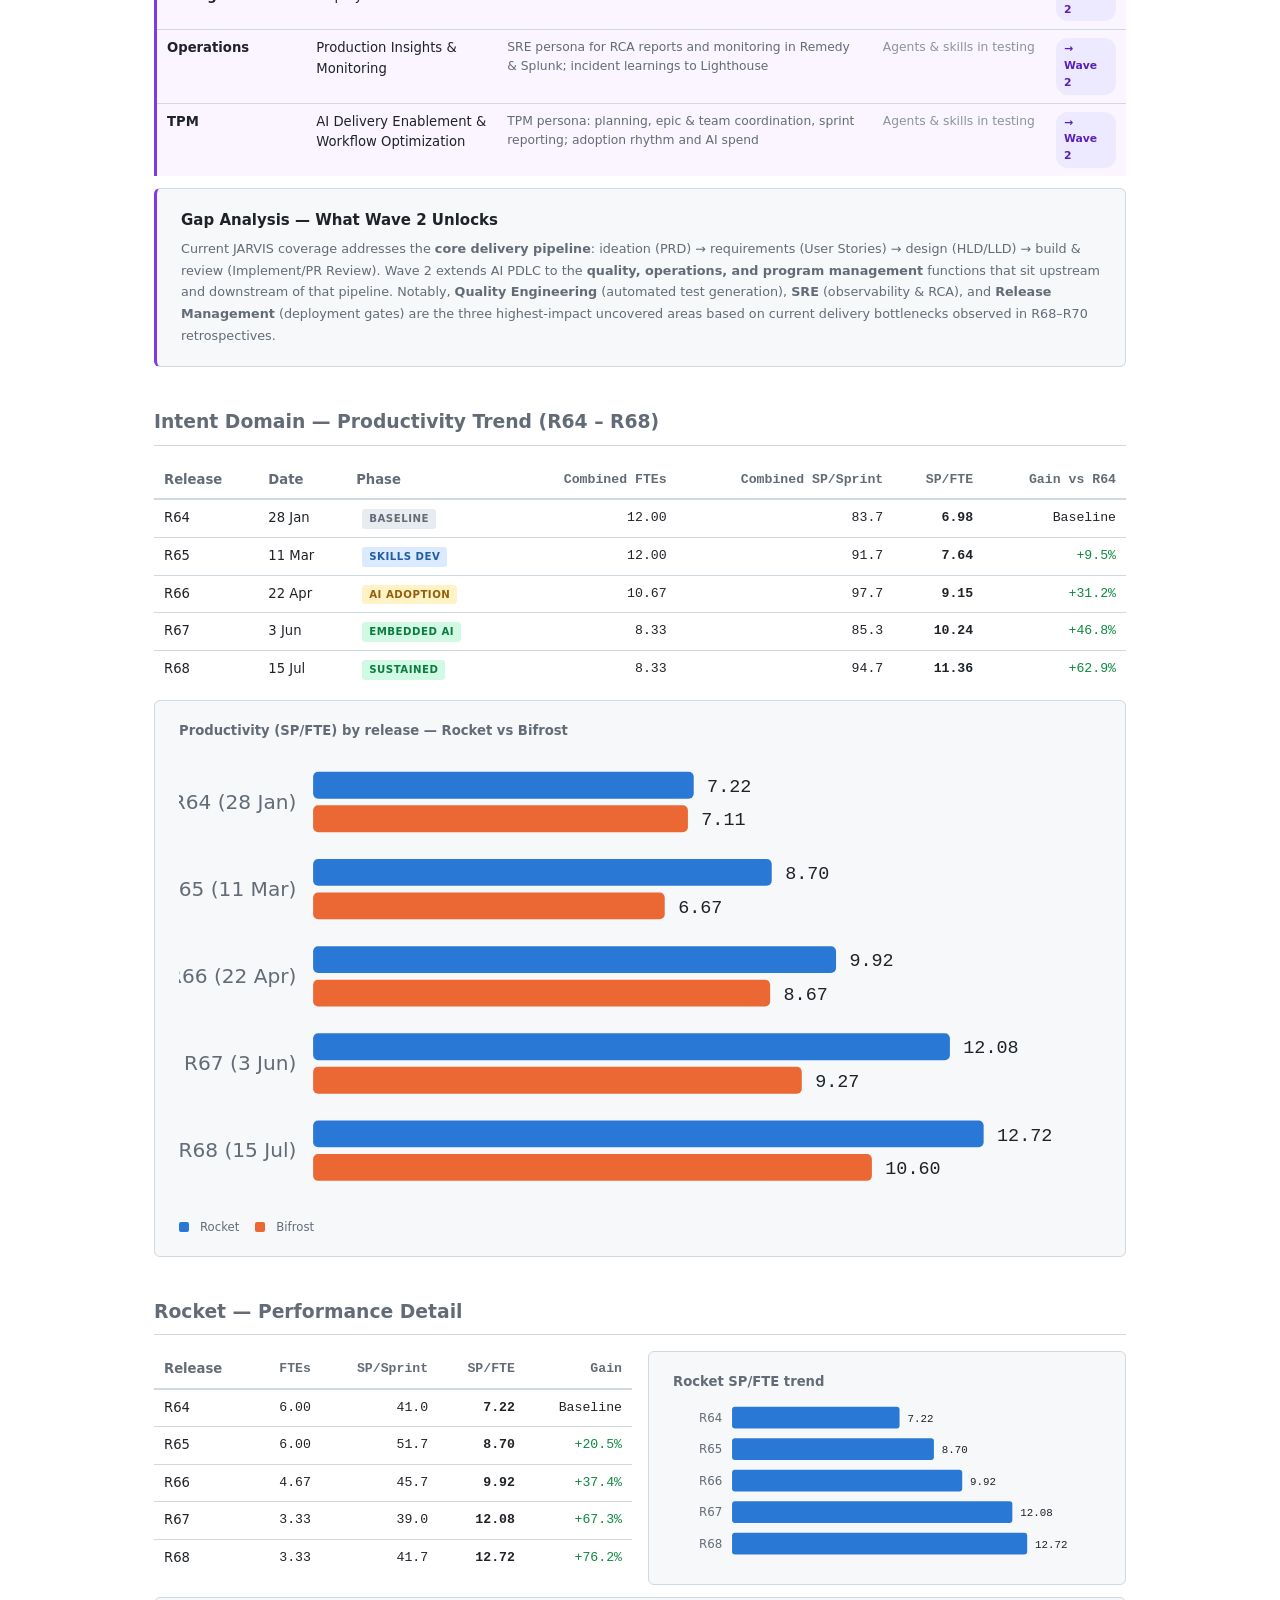
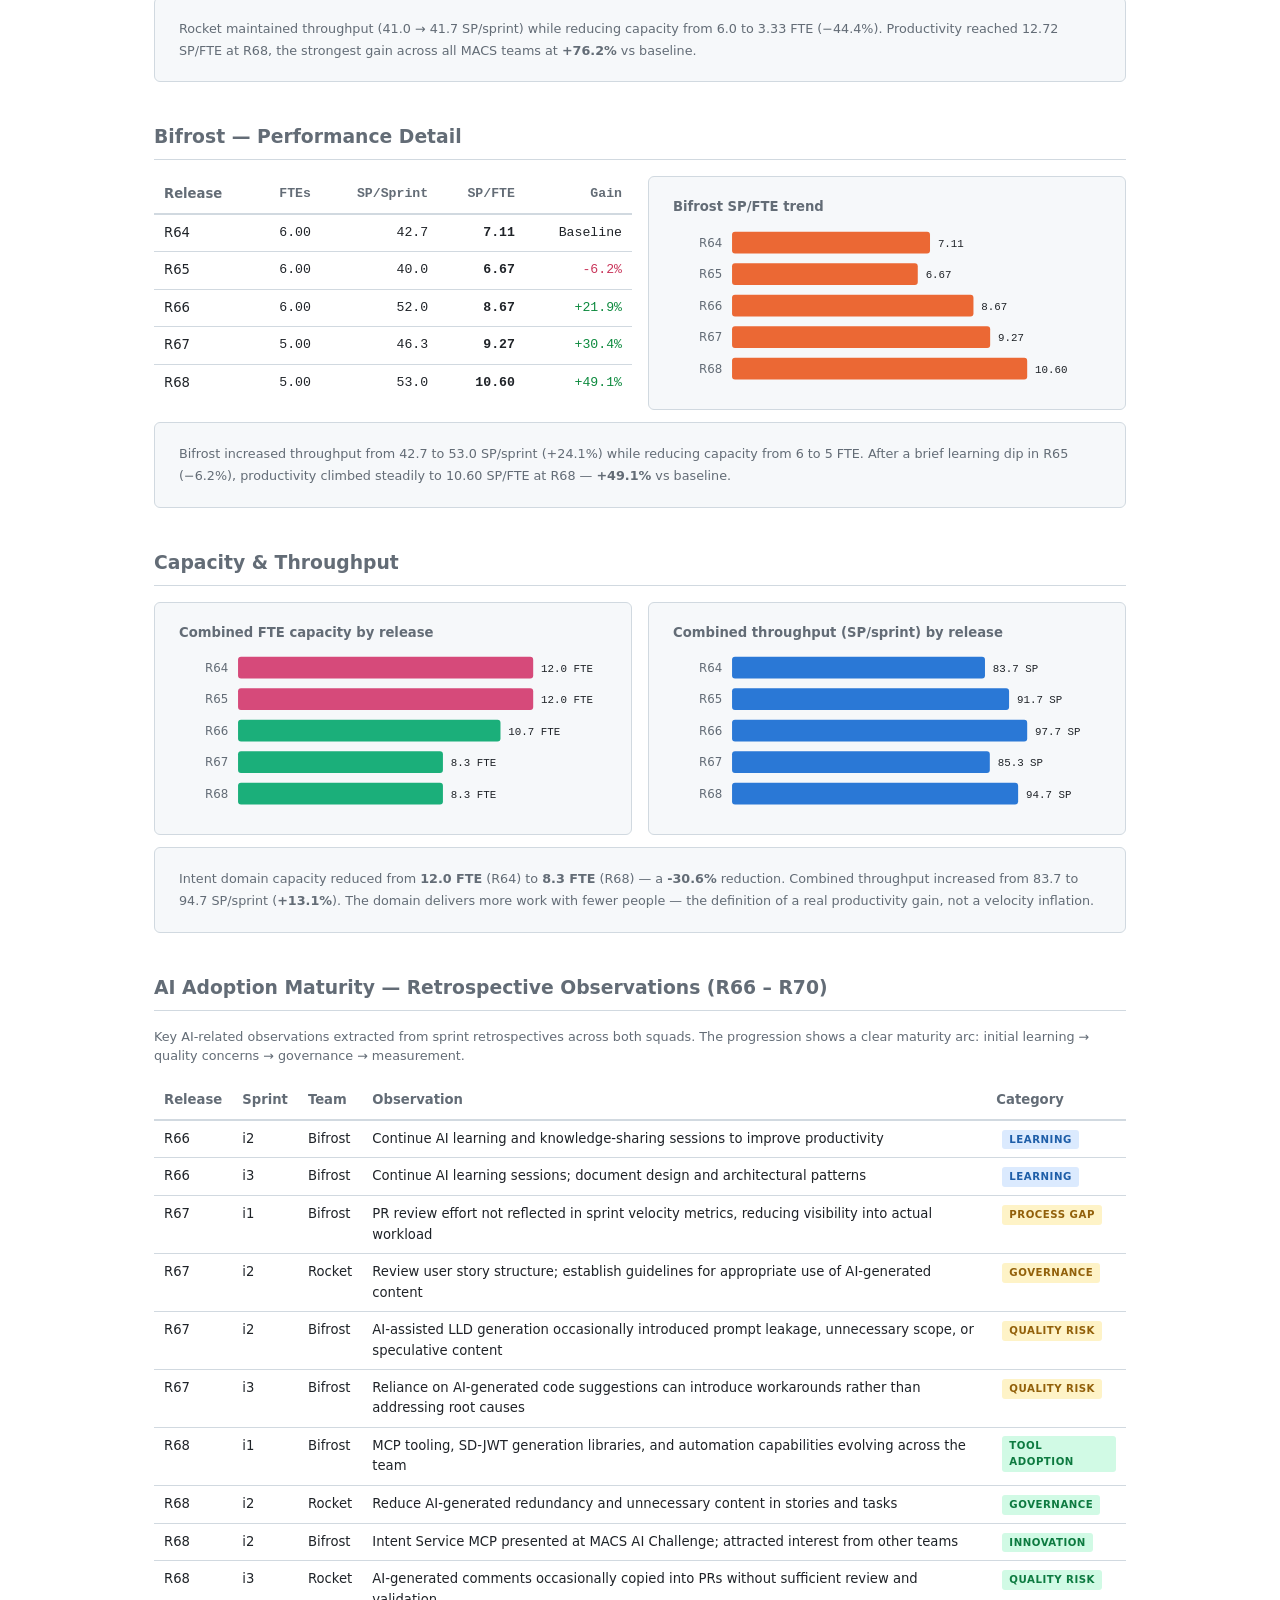
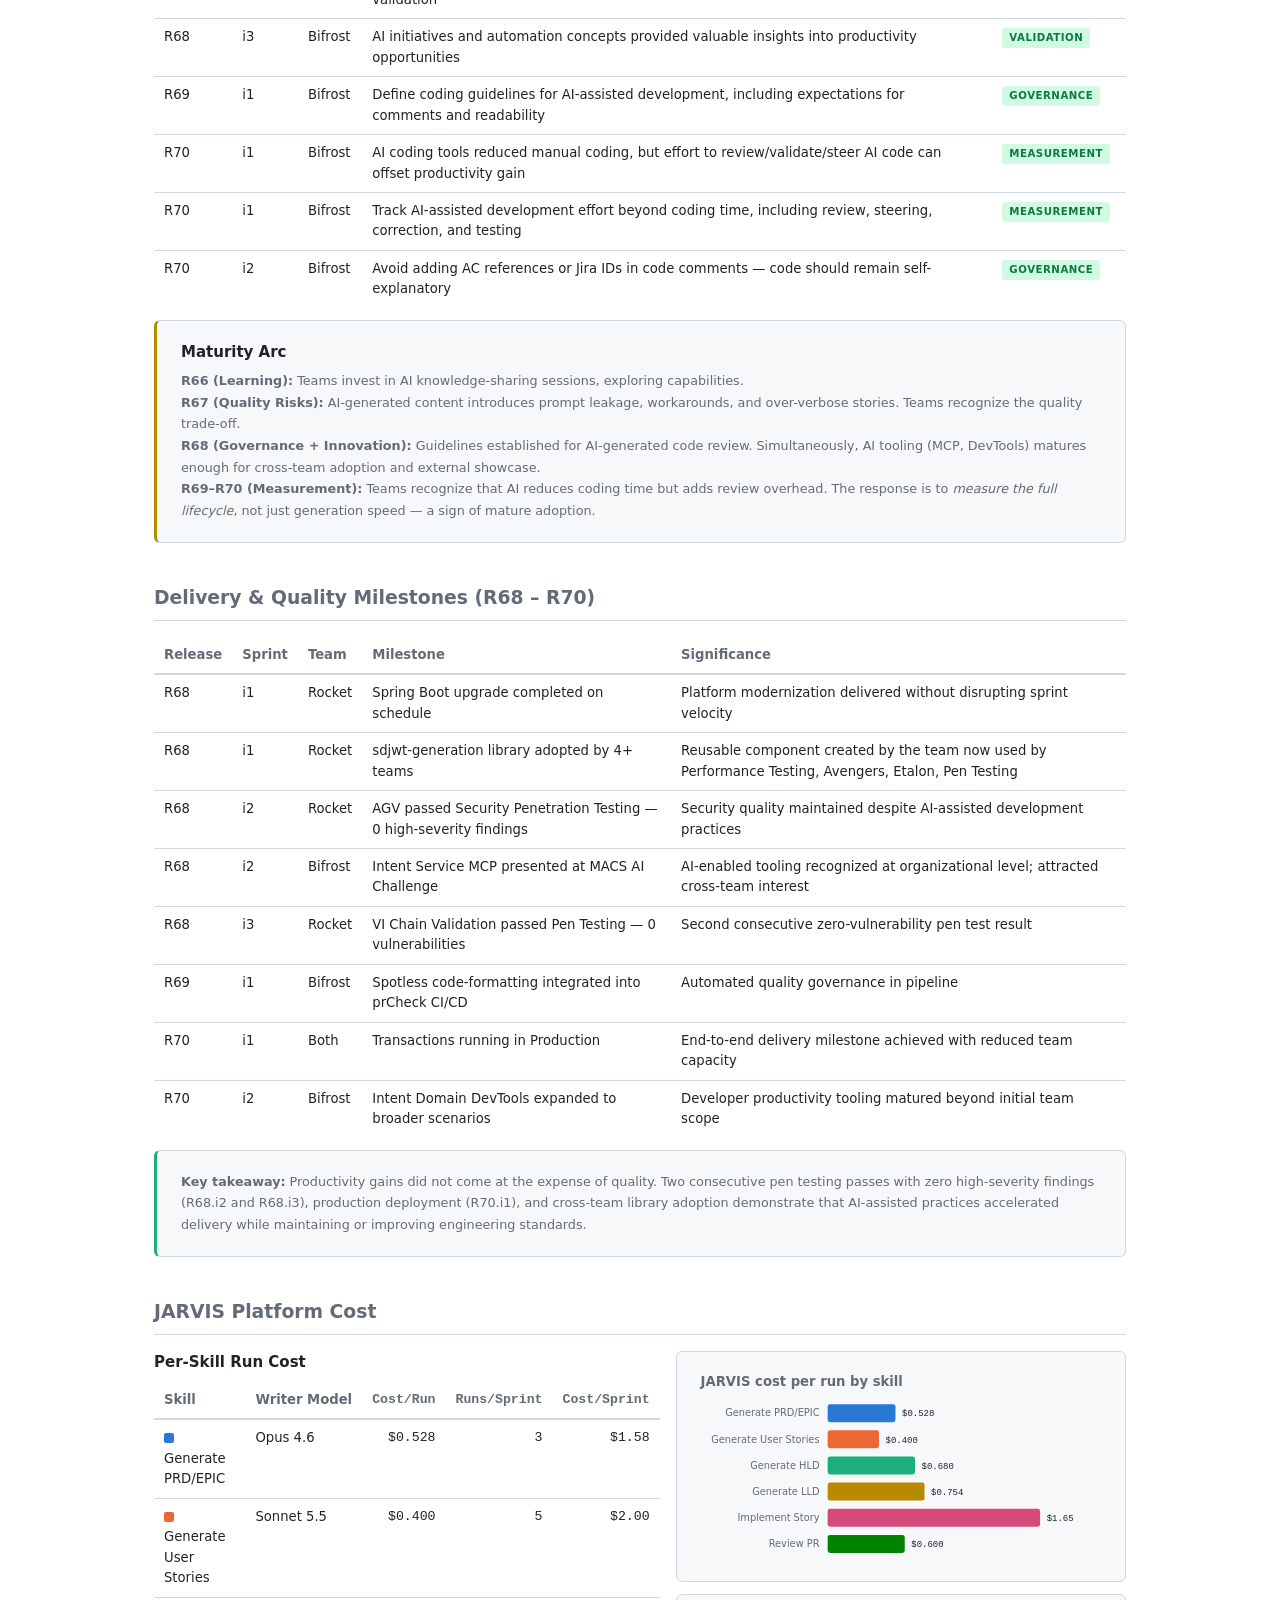
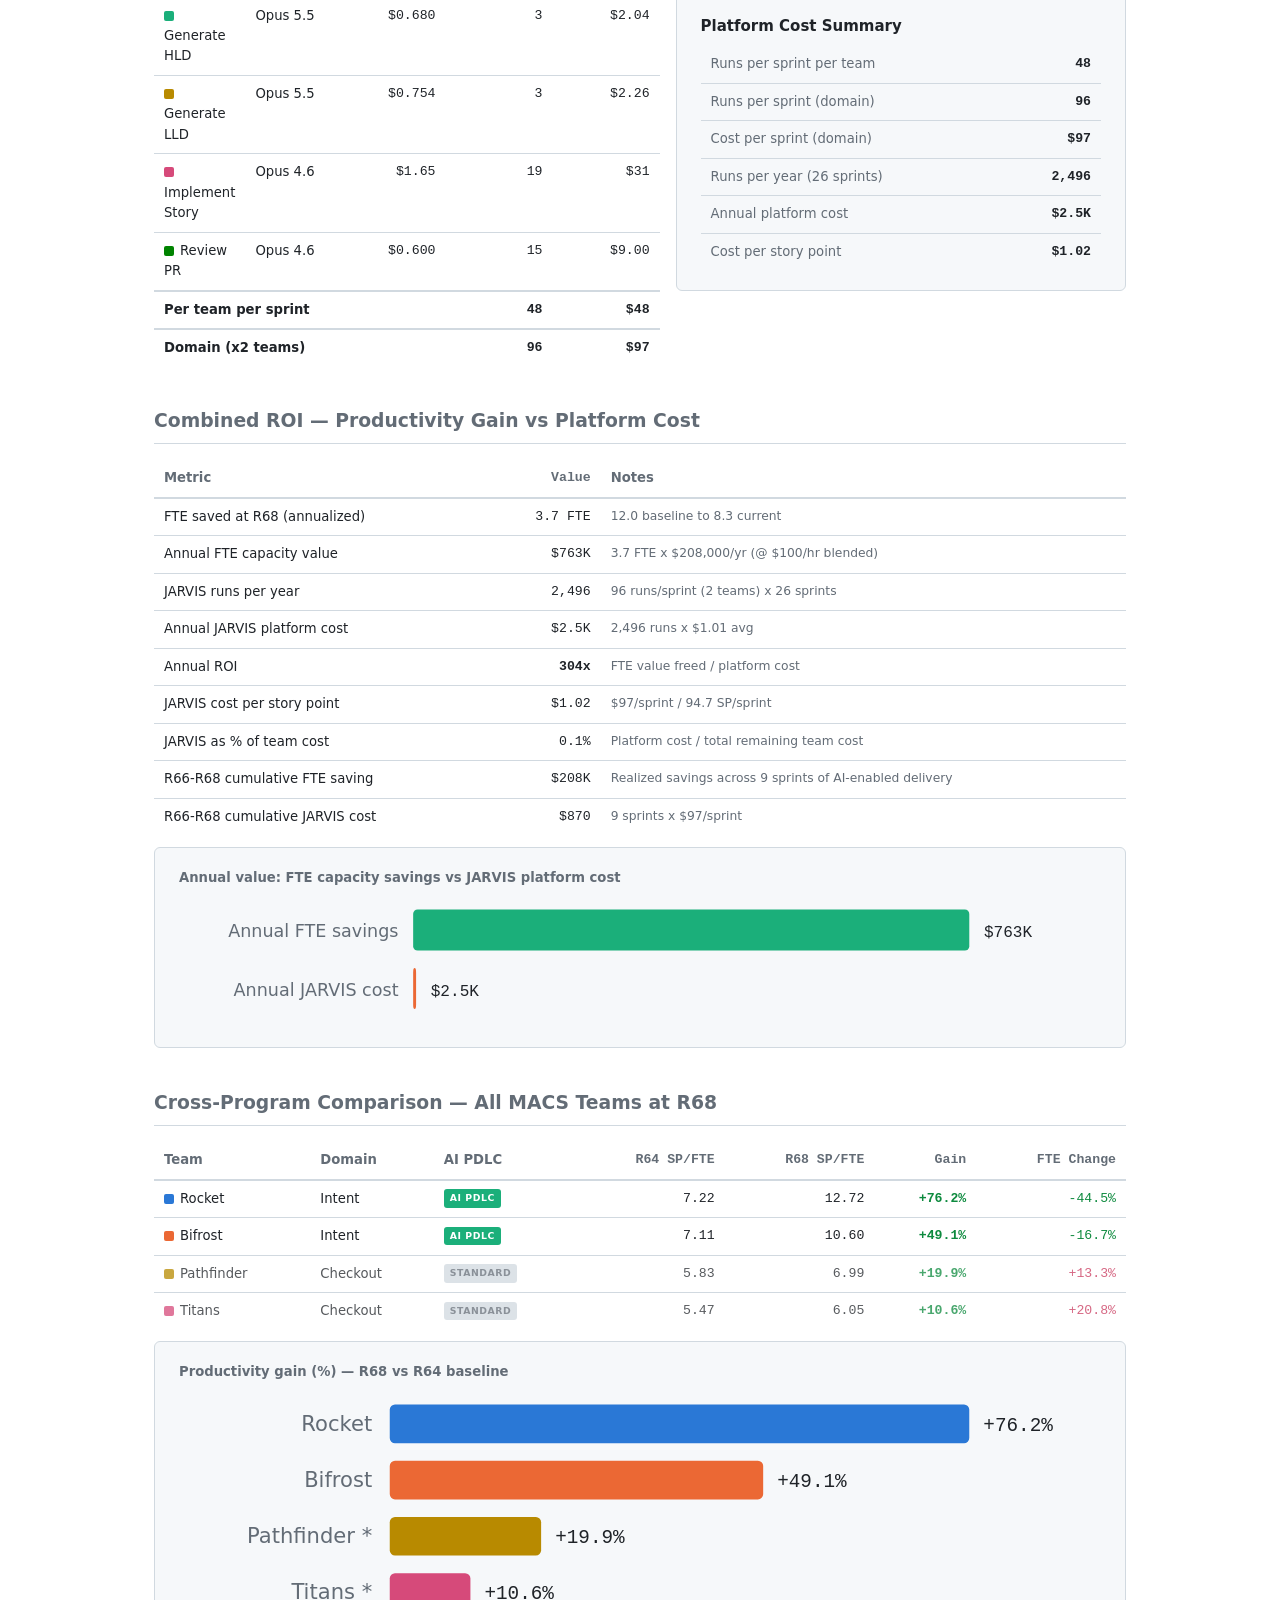
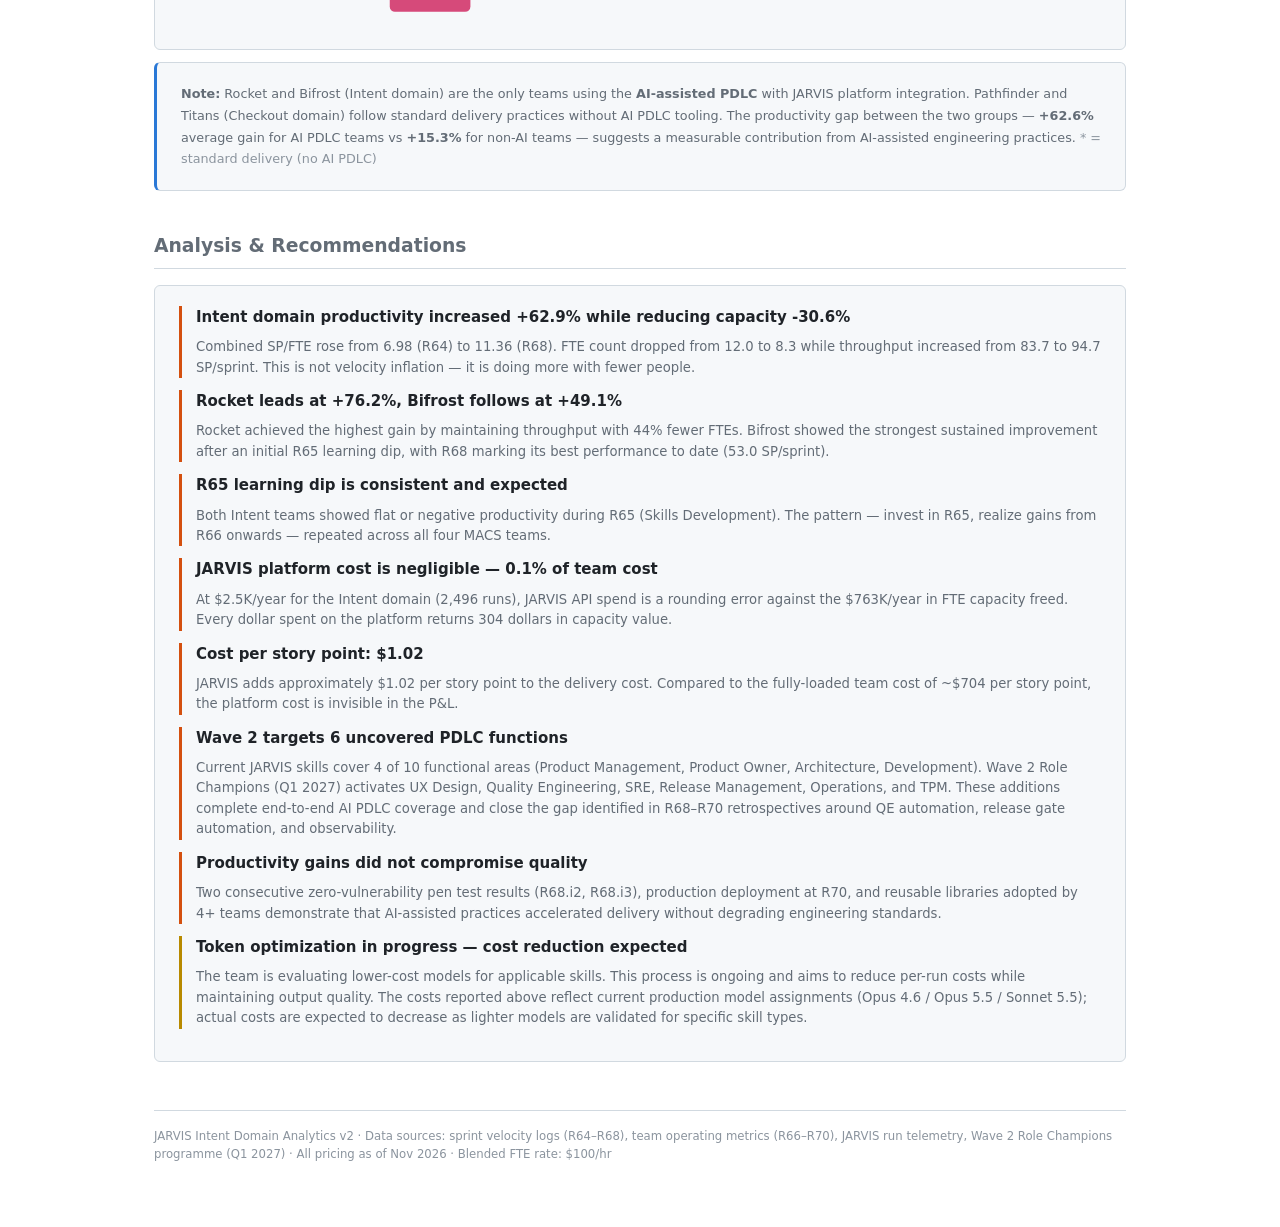
<file: docs/INTENT-DOMAIN-ANALYTICS-V2.html>
<!DOCTYPE html>
<html lang="en" data-theme="light">
<head>
<meta charset="UTF-8">
<meta name="viewport" content="width=device-width,initial-scale=1">
<title>JARVIS — Intent Domain Analytics · Wave 2 Roadmap</title>
<style>
:root {
  --bg:       #ffffff;
  --surface:  #f6f8fa;
  --surface2: #eef1f5;
  --border:   #d1d9e0;
  --text-1:   #1f2328;
  --text-2:   #636c76;
  --text-3:   #8b949e;
  --accent:   #d4500f;
  --cat-1: #2a78d6;
  --cat-2: #eb6834;
  --cat-3: #1baf7a;
  --cat-4: #b88a00;
  --cat-5: #d64a7a;
  --cat-6: #008300;
  --grid:  #e8ecf0;
  --font:  system-ui,-apple-system,'Segoe UI',Roboto,sans-serif;
  --mono:  'JetBrains Mono','Cascadia Code',Consolas,monospace;
  --r:     6px;
}
*,*::before,*::after{box-sizing:border-box;margin:0}
html{font-size:15px;-webkit-font-smoothing:antialiased}
body{font-family:var(--font);background:var(--bg);color:var(--text-1);line-height:1.55;padding:0}
a{color:var(--cat-1);text-decoration:none}
.report{max-width:1020px;margin:0 auto;padding:32px 24px 64px}
section{margin-top:40px}
h1{font-size:2rem;font-weight:700;letter-spacing:-0.02em}
h2{font-size:1.25rem;font-weight:600;color:var(--text-2);border-bottom:1px solid var(--border);padding-bottom:8px;margin-bottom:16px}
h3{font-size:1rem;font-weight:600;margin-bottom:8px}
.subtitle{color:var(--text-2);font-size:.9rem;margin-top:4px}
.badge{display:inline-block;font-size:.7rem;font-weight:600;text-transform:uppercase;letter-spacing:.06em;
  padding:3px 8px;border-radius:3px;vertical-align:middle}
.badge-accent{background:var(--accent);color:#fff}
.badge-muted{background:var(--border);color:var(--text-2)}
.badge-blue{background:var(--cat-1);color:#fff}
.badge-green{background:var(--cat-3);color:#fff}
.badge-wave2{background:#7c3aed;color:#fff}

.kpi-row{display:grid;grid-template-columns:repeat(auto-fit,minmax(180px,1fr));gap:16px;margin-top:20px}
.kpi{background:var(--surface);border:1px solid var(--border);border-radius:var(--r);padding:20px;text-align:center}
.kpi-value{font-family:var(--mono);font-size:1.9rem;font-weight:700;line-height:1.1}
.kpi-label{font-size:.78rem;color:var(--text-2);margin-top:6px;text-transform:uppercase;letter-spacing:.04em}
.kpi-sub{font-family:var(--mono);font-size:.78rem;color:var(--text-3);margin-top:4px}

table{width:100%;border-collapse:collapse;font-size:.88rem}
thead th{text-align:left;font-weight:600;color:var(--text-2);border-bottom:2px solid var(--border);padding:8px 10px;white-space:nowrap}
tbody td{padding:8px 10px;border-bottom:1px solid var(--border);vertical-align:top}
tbody tr:last-child td{border-bottom:none}
.num{font-family:var(--mono);text-align:right;white-space:nowrap}
.total-row td{font-weight:700;border-top:2px solid var(--border)}
.pos{color:#0d8a3e}
.neg{color:#c9365b}
.swatch{display:inline-block;width:10px;height:10px;border-radius:2px;margin-right:6px;vertical-align:middle}

.chart-wrap{background:var(--surface);border:1px solid var(--border);border-radius:var(--r);padding:20px 24px;margin-top:12px}
.chart-title{font-size:.88rem;font-weight:600;color:var(--text-2);margin-bottom:4px}
.chart-svg{width:100%;height:auto;display:block}
.chart-svg text{font-family:var(--font);font-size:12px;fill:var(--text-2)}
.chart-svg .val{font-family:var(--mono);font-size:11px;fill:var(--text-1)}
.chart-svg .grid{stroke:var(--grid);stroke-width:1}
.chart-svg rect.bar{transition:opacity .15s}
.chart-svg rect.bar:hover{opacity:.8}
.legend{display:flex;gap:16px;flex-wrap:wrap;margin-top:10px;font-size:.78rem;color:var(--text-2)}
.legend-item{display:flex;align-items:center;gap:5px}

.card{background:var(--surface);border:1px solid var(--border);border-radius:var(--r);padding:20px 24px;margin-top:12px}
.finding{margin-bottom:12px;padding-left:14px;border-left:3px solid var(--accent)}
.grid-2{display:grid;grid-template-columns:1fr 1fr;gap:16px}
@media(max-width:700px){.grid-2{grid-template-columns:1fr}}

.phase-badge{display:inline-block;font-size:.68rem;font-weight:600;text-transform:uppercase;letter-spacing:.05em;
  padding:2px 7px;border-radius:3px;margin-left:6px}
.phase-baseline{background:#e8ecf0;color:#636c76}
.phase-skills{background:#dbeafe;color:#1e5ea8}
.phase-adoption{background:#fef3c7;color:#92600a}
.phase-embedded{background:#d1fae5;color:#0d7a40}
.phase-sustained{background:#d1fae5;color:#0d7a40}

.timeline{display:flex;gap:0;margin-top:16px}
.timeline-item{flex:1;position:relative;padding:16px 14px;background:var(--surface);border:1px solid var(--border);border-radius:var(--r)}
.timeline-item+.timeline-item{margin-left:8px}
.timeline-release{font-family:var(--mono);font-size:.82rem;font-weight:600;color:var(--text-1)}
.timeline-date{font-size:.75rem;color:var(--text-3);margin-top:2px}
.timeline-phase{font-size:.78rem;font-weight:600;margin-top:6px}
.timeline-desc{font-size:.78rem;color:var(--text-2);margin-top:4px;line-height:1.5}

.meter{display:flex;align-items:center;gap:8px}
.meter-track{flex:1;height:8px;background:var(--border);border-radius:4px;overflow:hidden;min-width:80px}
.meter-fill{height:100%;border-radius:4px}

/* Coverage table rows */
.row-active{background:#f0faf4}
.row-wave2{background:#faf5ff}
.row-active td:first-child{border-left:3px solid var(--cat-3)}
.row-wave2 td:first-child{border-left:3px solid #7c3aed}

/* Coverage badge */
.cov-active{display:inline-flex;align-items:center;gap:5px;font-size:.72rem;font-weight:700;
  color:#0d7a40;background:#d1fae5;padding:3px 8px;border-radius:12px}
.cov-wave2{display:inline-flex;align-items:center;gap:5px;font-size:.72rem;font-weight:700;
  color:#5b21b6;background:#ede9fe;padding:3px 8px;border-radius:12px}

/* Skill pill */
.skill-pill{display:inline-block;font-size:.7rem;background:#dbeafe;color:#1e3a8a;
  padding:2px 7px;border-radius:10px;margin:2px 2px 0 0;white-space:nowrap}

/* Coverage bar */
.cov-bar-wrap{display:flex;align-items:center;gap:8px;margin-top:4px}
.cov-bar{height:10px;border-radius:5px;display:inline-block}

@media print{
  .kpi,.chart-wrap,.card,.timeline-item{break-inside:avoid}
  section{break-inside:avoid}
}
</style>
</head>
<body>
<div class="report">

<!-- HEADER -->
<header>
  <div style="display:flex;align-items:baseline;gap:12px;flex-wrap:wrap">
    <h1>JARVIS</h1>
    <span class="badge badge-accent">Intent Domain</span>
    <span class="badge badge-blue">Productivity &amp; Cost</span>
    <span class="badge badge-muted">R64 &ndash; R68</span>
    <span class="badge badge-wave2">Wave 2 Roadmap</span>
  </div>
  <p class="subtitle">Bifrost &amp; Rocket Squads &mdash; Sprint Velocity &amp; Platform Economics &middot; Computed <span id="report-date"></span></p>
</header>

<!-- ABOUT -->
<section>
  <div class="card" style="border-left:3px solid var(--accent)">
    <h3 style="margin-bottom:8px">About This Report</h3>
    <p style="color:var(--text-2);font-size:.88rem;line-height:1.7">
      This report aggregates sprint velocity logs and JARVIS run telemetry from the Intent domain &mdash;
      Bifrost and Rocket squads &mdash; across five releases (R64&ndash;R68, Jan&ndash;Jul 2026).
      Platform costs were computed from production run logs across all six skills.
      Team operating metrics (retrospectives, delivery milestones) were sourced
      from sprint review decks through R70 (Nov 2026).
      The Wave 2 Role Champions programme (Q1 2027) maps all ten PDLC functional areas
      to their AI focus, identifying which are actively served by JARVIS today and which are
      targeted for adoption in the next wave.
    </p>
  </div>
</section>

<!-- KPI TILES -->
<section>
  <div class="kpi-row" id="kpi-row"></div>
</section>

<!-- AI ADOPTION TIMELINE -->
<section>
  <h2>AI Adoption Phases</h2>
  <div class="timeline" id="timeline"></div>
</section>

<!-- WAVE 2 ROLE CHAMPIONS — COVERAGE MAP -->
<section>
  <h2>Wave 2 &middot; Role Champions &mdash; AI PDLC Coverage Map</h2>
  <p style="color:var(--text-2);font-size:.85rem;margin-bottom:14px">
    Wave 2 (Q1 2027) activates functional champions across all ten PDLC roles, expanding AI adoption
    beyond the development core. The table below maps each functional area to its AI focus, the JARVIS
    skills that currently serve it, and its coverage status.
    <strong style="color:var(--cat-3)">4 of 10 areas are actively covered</strong> today;
    <strong style="color:#7c3aed">6 areas are Wave 2 roadmap targets</strong>.
  </p>

  <!-- Coverage summary bar -->
  <div style="background:var(--surface);border:1px solid var(--border);border-radius:var(--r);padding:16px 20px;margin-bottom:16px;display:flex;align-items:center;gap:20px;flex-wrap:wrap">
    <div style="font-size:.82rem;font-weight:600;color:var(--text-2)">Coverage</div>
    <div style="flex:1;min-width:200px">
      <div style="display:flex;height:14px;border-radius:7px;overflow:hidden;gap:2px">
        <div style="flex:4;background:var(--cat-3);border-radius:7px 0 0 7px"></div>
        <div style="flex:6;background:#ede9fe;border-radius:0 7px 7px 0"></div>
      </div>
      <div style="display:flex;justify-content:space-between;margin-top:5px;font-size:.75rem">
        <span style="color:var(--cat-3);font-weight:600">4 areas active (40%)</span>
        <span style="color:#7c3aed;font-weight:600">6 areas Wave 2 roadmap (60%)</span>
      </div>
    </div>
  </div>

  <table>
    <thead>
      <tr>
        <th>Functional Area</th>
        <th>AI Focus Area</th>
        <th>Relay / Key Responsibilities</th>
        <th>JARVIS Skills Today</th>
        <th>Status</th>
      </tr>
    </thead>
    <tbody>
      <tr class="row-active">
        <td><strong>Product Management</strong></td>
        <td>Idea Vetting &amp; Product Intelligence</td>
        <td style="color:var(--text-2);font-size:.82rem">PM &amp; PO persona: Product Vetting &amp; Requirement Analysis &rarr; AhA! Ideas, Epics and requirements in Confluence</td>
        <td><span class="skill-pill">Generate PRD/EPIC</span></td>
        <td><span class="cov-active">&#10003; Active</span></td>
      </tr>
      <tr class="row-active">
        <td><strong>Product Owner</strong></td>
        <td>Requirement Quality &amp; Backlog Optimization</td>
        <td style="color:var(--text-2);font-size:.82rem">Features &amp; Stories creation &rarr; published to Jira with human review; E2E stories ready for QE</td>
        <td><span class="skill-pill">Generate User Stories</span></td>
        <td><span class="cov-active">&#10003; Active</span></td>
      </tr>
      <tr class="row-wave2">
        <td><strong>UX Design</strong></td>
        <td>Rapid Prototyping &amp; Experience Design</td>
        <td style="color:var(--text-2);font-size:.82rem">UX Design specialist: AI wireframes and flows linked to requirements; UX standards in Lighthouse</td>
        <td style="color:var(--text-3);font-size:.82rem">Agents &amp; skills in testing</td>
        <td><span class="cov-wave2">&#8594; Wave 2</span></td>
      </tr>
      <tr class="row-active">
        <td><strong>Architecture</strong></td>
        <td>Architecture Intelligence</td>
        <td style="color:var(--text-2);font-size:.82rem">Architect persona: HLS &amp; HLD with PlantUML in Confluence; lead the design gate review</td>
        <td><span class="skill-pill">Generate HLD</span><span class="skill-pill">Generate LLD</span></td>
        <td><span class="cov-active">&#10003; Active</span></td>
      </tr>
      <tr class="row-active">
        <td><strong>Development</strong></td>
        <td>AI-Assisted Development</td>
        <td style="color:var(--text-2);font-size:.82rem">Lead Engineer &amp; Developer personas: LLD, code &amp; unit tests &rarr; Bitbucket PRs; AI code review</td>
        <td><span class="skill-pill">Implement Story</span><span class="skill-pill">Review PR</span></td>
        <td><span class="cov-active">&#10003; Active</span></td>
      </tr>
      <tr class="row-wave2">
        <td><strong>Quality Engineering</strong></td>
        <td>AI Testing Automation</td>
        <td style="color:var(--text-2);font-size:.82rem">Quality &amp; Testing persona: test strategy, E2E cases &amp; validation reports in Jira; track defect leakage</td>
        <td style="color:var(--text-3);font-size:.82rem">Agents &amp; skills in testing</td>
        <td><span class="cov-wave2">&#8594; Wave 2</span></td>
      </tr>
      <tr class="row-wave2">
        <td><strong>SRE</strong></td>
        <td>Observability &amp; Incident Intelligence</td>
        <td style="color:var(--text-2);font-size:.82rem">SRE &amp; Performance persona: JMeter scripts, defect triaging and RCA reports; Splunk alerts</td>
        <td style="color:var(--text-3);font-size:.82rem">Agents &amp; skills in testing</td>
        <td><span class="cov-wave2">&#8594; Wave 2</span></td>
      </tr>
      <tr class="row-wave2">
        <td><strong>Release Management</strong></td>
        <td>Release Risk &amp; Deployment Automation</td>
        <td style="color:var(--text-2);font-size:.82rem">Release specialist: release planning, deployment plans &amp; readiness checks; own the deployment gate</td>
        <td style="color:var(--text-3);font-size:.82rem">Agents &amp; skills in testing</td>
        <td><span class="cov-wave2">&#8594; Wave 2</span></td>
      </tr>
      <tr class="row-wave2">
        <td><strong>Operations</strong></td>
        <td>Production Insights &amp; Monitoring</td>
        <td style="color:var(--text-2);font-size:.82rem">SRE persona for RCA reports and monitoring in Remedy &amp; Splunk; incident learnings to Lighthouse</td>
        <td style="color:var(--text-3);font-size:.82rem">Agents &amp; skills in testing</td>
        <td><span class="cov-wave2">&#8594; Wave 2</span></td>
      </tr>
      <tr class="row-wave2">
        <td><strong>TPM</strong></td>
        <td>AI Delivery Enablement &amp; Workflow Optimization</td>
        <td style="color:var(--text-2);font-size:.82rem">TPM persona: planning, epic &amp; team coordination, sprint reporting; adoption rhythm and AI spend</td>
        <td style="color:var(--text-3);font-size:.82rem">Agents &amp; skills in testing</td>
        <td><span class="cov-wave2">&#8594; Wave 2</span></td>
      </tr>
    </tbody>
  </table>

  <div class="card" style="margin-top:12px;border-left:3px solid #7c3aed">
    <h3 style="margin-bottom:6px">Gap Analysis &mdash; What Wave 2 Unlocks</h3>
    <p style="color:var(--text-2);font-size:.85rem;line-height:1.7">
      Current JARVIS coverage addresses the <strong>core delivery pipeline</strong>: ideation (PRD) &rarr; requirements (User Stories) &rarr; design (HLD/LLD) &rarr; build &amp; review (Implement/PR Review).
      Wave 2 extends AI PDLC to the <strong>quality, operations, and program management</strong> functions that sit upstream and downstream of that pipeline.
      Notably, <strong>Quality Engineering</strong> (automated test generation), <strong>SRE</strong> (observability &amp; RCA), and
      <strong>Release Management</strong> (deployment gates) are the three highest-impact uncovered areas
      based on current delivery bottlenecks observed in R68&ndash;R70 retrospectives.
    </p>
  </div>
</section>

<!-- INTENT DOMAIN TREND -->
<section>
  <h2>Intent Domain &mdash; Productivity Trend (R64 &ndash; R68)</h2>
  <table>
    <thead>
      <tr><th>Release</th><th>Date</th><th>Phase</th>
        <th class="num">Combined FTEs</th><th class="num">Combined SP/Sprint</th>
        <th class="num">SP/FTE</th><th class="num">Gain vs R64</th></tr>
    </thead>
    <tbody id="trend-table"></tbody>
  </table>
  <div class="chart-wrap">
    <div class="chart-title">Productivity (SP/FTE) by release &mdash; Rocket vs Bifrost</div>
    <div id="chart-trend"></div>
    <div class="legend" id="legend-trend"></div>
  </div>
</section>

<!-- TEAM DEEP DIVES -->
<section>
  <h2>Rocket &mdash; Performance Detail</h2>
  <div class="grid-2">
    <div>
      <table>
        <thead><tr><th>Release</th><th class="num">FTEs</th><th class="num">SP/Sprint</th><th class="num">SP/FTE</th><th class="num">Gain</th></tr></thead>
        <tbody id="rocket-table"></tbody>
      </table>
    </div>
    <div>
      <div class="chart-wrap" style="margin-top:0">
        <div class="chart-title">Rocket SP/FTE trend</div>
        <div id="chart-rocket"></div>
      </div>
    </div>
  </div>
  <div class="card" style="margin-top:12px">
    <p style="color:var(--text-2);font-size:.85rem;line-height:1.7">
      Rocket maintained throughput (41.0 &rarr; 41.7 SP/sprint) while reducing capacity from
      6.0 to 3.33 FTE (&minus;44.4%). Productivity reached 12.72 SP/FTE at R68, the strongest
      gain across all MACS teams at <strong>+76.2%</strong> vs baseline.
    </p>
  </div>
</section>

<section>
  <h2>Bifrost &mdash; Performance Detail</h2>
  <div class="grid-2">
    <div>
      <table>
        <thead><tr><th>Release</th><th class="num">FTEs</th><th class="num">SP/Sprint</th><th class="num">SP/FTE</th><th class="num">Gain</th></tr></thead>
        <tbody id="bifrost-table"></tbody>
      </table>
    </div>
    <div>
      <div class="chart-wrap" style="margin-top:0">
        <div class="chart-title">Bifrost SP/FTE trend</div>
        <div id="chart-bifrost"></div>
      </div>
    </div>
  </div>
  <div class="card" style="margin-top:12px">
    <p style="color:var(--text-2);font-size:.85rem;line-height:1.7">
      Bifrost increased throughput from 42.7 to 53.0 SP/sprint (+24.1%) while reducing capacity
      from 6 to 5 FTE. After a brief learning dip in R65 (&minus;6.2%), productivity climbed steadily
      to 10.60 SP/FTE at R68 &mdash; <strong>+49.1%</strong> vs baseline.
    </p>
  </div>
</section>

<!-- CAPACITY & THROUGHPUT -->
<section>
  <h2>Capacity &amp; Throughput</h2>
  <div class="grid-2">
    <div>
      <div class="chart-wrap" style="margin-top:0">
        <div class="chart-title">Combined FTE capacity by release</div>
        <div id="chart-fte"></div>
      </div>
    </div>
    <div>
      <div class="chart-wrap" style="margin-top:0">
        <div class="chart-title">Combined throughput (SP/sprint) by release</div>
        <div id="chart-throughput"></div>
      </div>
    </div>
  </div>
  <div class="card" style="margin-top:12px">
    <p style="color:var(--text-2);font-size:.85rem;line-height:1.7" id="capacity-summary"></p>
  </div>
</section>

<!-- AI ADOPTION MATURITY -->
<section>
  <h2>AI Adoption Maturity &mdash; Retrospective Observations (R66 &ndash; R70)</h2>
  <p style="color:var(--text-2);font-size:.85rem;margin-bottom:16px">
    Key AI-related observations extracted from sprint retrospectives across both squads.
    The progression shows a clear maturity arc: initial learning &rarr; quality concerns &rarr; governance &rarr; measurement.
  </p>
  <table>
    <thead><tr><th>Release</th><th>Sprint</th><th>Team</th><th>Observation</th><th>Category</th></tr></thead>
    <tbody>
      <tr><td>R66</td><td>i2</td><td>Bifrost</td><td>Continue AI learning and knowledge-sharing sessions to improve productivity</td><td><span class="phase-badge phase-skills">Learning</span></td></tr>
      <tr><td>R66</td><td>i3</td><td>Bifrost</td><td>Continue AI learning sessions; document design and architectural patterns</td><td><span class="phase-badge phase-skills">Learning</span></td></tr>
      <tr><td>R67</td><td>i1</td><td>Bifrost</td><td>PR review effort not reflected in sprint velocity metrics, reducing visibility into actual workload</td><td><span class="phase-badge phase-adoption">Process Gap</span></td></tr>
      <tr><td>R67</td><td>i2</td><td>Rocket</td><td>Review user story structure; establish guidelines for appropriate use of AI-generated content</td><td><span class="phase-badge phase-adoption">Governance</span></td></tr>
      <tr><td>R67</td><td>i2</td><td>Bifrost</td><td>AI-assisted LLD generation occasionally introduced prompt leakage, unnecessary scope, or speculative content</td><td><span class="phase-badge phase-adoption">Quality Risk</span></td></tr>
      <tr><td>R67</td><td>i3</td><td>Bifrost</td><td>Reliance on AI-generated code suggestions can introduce workarounds rather than addressing root causes</td><td><span class="phase-badge phase-adoption">Quality Risk</span></td></tr>
      <tr><td>R68</td><td>i1</td><td>Bifrost</td><td>MCP tooling, SD-JWT generation libraries, and automation capabilities evolving across the team</td><td><span class="phase-badge phase-embedded">Tool Adoption</span></td></tr>
      <tr><td>R68</td><td>i2</td><td>Rocket</td><td>Reduce AI-generated redundancy and unnecessary content in stories and tasks</td><td><span class="phase-badge phase-embedded">Governance</span></td></tr>
      <tr><td>R68</td><td>i2</td><td>Bifrost</td><td>Intent Service MCP presented at MACS AI Challenge; attracted interest from other teams</td><td><span class="phase-badge phase-embedded">Innovation</span></td></tr>
      <tr><td>R68</td><td>i3</td><td>Rocket</td><td>AI-generated comments occasionally copied into PRs without sufficient review and validation</td><td><span class="phase-badge phase-embedded">Quality Risk</span></td></tr>
      <tr><td>R68</td><td>i3</td><td>Bifrost</td><td>AI initiatives and automation concepts provided valuable insights into productivity opportunities</td><td><span class="phase-badge phase-embedded">Validation</span></td></tr>
      <tr><td>R69</td><td>i1</td><td>Bifrost</td><td>Define coding guidelines for AI-assisted development, including expectations for comments and readability</td><td><span class="phase-badge phase-sustained">Governance</span></td></tr>
      <tr><td>R70</td><td>i1</td><td>Bifrost</td><td>AI coding tools reduced manual coding, but effort to review/validate/steer AI code can offset productivity gain</td><td><span class="phase-badge phase-sustained">Measurement</span></td></tr>
      <tr><td>R70</td><td>i1</td><td>Bifrost</td><td>Track AI-assisted development effort beyond coding time, including review, steering, correction, and testing</td><td><span class="phase-badge phase-sustained">Measurement</span></td></tr>
      <tr><td>R70</td><td>i2</td><td>Bifrost</td><td>Avoid adding AC references or Jira IDs in code comments &mdash; code should remain self-explanatory</td><td><span class="phase-badge phase-sustained">Governance</span></td></tr>
    </tbody>
  </table>
  <div class="card" style="margin-top:12px;border-left:3px solid var(--cat-4)">
    <h3 style="margin-bottom:6px">Maturity Arc</h3>
    <p style="color:var(--text-2);font-size:.85rem;line-height:1.7">
      <strong>R66 (Learning):</strong> Teams invest in AI knowledge-sharing sessions, exploring capabilities.<br>
      <strong>R67 (Quality Risks):</strong> AI-generated content introduces prompt leakage, workarounds, and over-verbose stories. Teams recognize the quality trade-off.<br>
      <strong>R68 (Governance + Innovation):</strong> Guidelines established for AI-generated code review. Simultaneously, AI tooling (MCP, DevTools) matures enough for cross-team adoption and external showcase.<br>
      <strong>R69&ndash;R70 (Measurement):</strong> Teams recognize that AI reduces coding time but adds review overhead. The response is to <em>measure the full lifecycle</em>, not just generation speed &mdash; a sign of mature adoption.
    </p>
  </div>
</section>

<!-- DELIVERY MILESTONES -->
<section>
  <h2>Delivery &amp; Quality Milestones (R68 &ndash; R70)</h2>
  <table>
    <thead><tr><th>Release</th><th>Sprint</th><th>Team</th><th>Milestone</th><th>Significance</th></tr></thead>
    <tbody>
      <tr><td>R68</td><td>i1</td><td>Rocket</td><td>Spring Boot upgrade completed on schedule</td><td>Platform modernization delivered without disrupting sprint velocity</td></tr>
      <tr><td>R68</td><td>i1</td><td>Rocket</td><td>sdjwt-generation library adopted by 4+ teams</td><td>Reusable component created by the team now used by Performance Testing, Avengers, Etalon, Pen Testing</td></tr>
      <tr><td>R68</td><td>i2</td><td>Rocket</td><td>AGV passed Security Penetration Testing &mdash; 0 high-severity findings</td><td>Security quality maintained despite AI-assisted development practices</td></tr>
      <tr><td>R68</td><td>i2</td><td>Bifrost</td><td>Intent Service MCP presented at MACS AI Challenge</td><td>AI-enabled tooling recognized at organizational level; attracted cross-team interest</td></tr>
      <tr><td>R68</td><td>i3</td><td>Rocket</td><td>VI Chain Validation passed Pen Testing &mdash; 0 vulnerabilities</td><td>Second consecutive zero-vulnerability pen test result</td></tr>
      <tr><td>R69</td><td>i1</td><td>Bifrost</td><td>Spotless code-formatting integrated into prCheck CI/CD</td><td>Automated quality governance in pipeline</td></tr>
      <tr><td>R70</td><td>i1</td><td>Both</td><td>Transactions running in Production</td><td>End-to-end delivery milestone achieved with reduced team capacity</td></tr>
      <tr><td>R70</td><td>i2</td><td>Bifrost</td><td>Intent Domain DevTools expanded to broader scenarios</td><td>Developer productivity tooling matured beyond initial team scope</td></tr>
    </tbody>
  </table>
  <div class="card" style="margin-top:12px;border-left:3px solid var(--cat-3)">
    <p style="color:var(--text-2);font-size:.85rem;line-height:1.7">
      <strong>Key takeaway:</strong> Productivity gains did not come at the expense of quality.
      Two consecutive pen testing passes with zero high-severity findings (R68.i2 and R68.i3),
      production deployment (R70.i1), and cross-team library adoption demonstrate that AI-assisted
      practices accelerated delivery while maintaining or improving engineering standards.
    </p>
  </div>
</section>

<!-- JARVIS COST ECONOMICS -->
<section>
  <h2>JARVIS Platform Cost</h2>
  <div class="grid-2">
    <div>
      <h3>Per-Skill Run Cost</h3>
      <table>
        <thead><tr><th>Skill</th><th>Writer Model</th><th class="num">Cost/Run</th><th class="num">Runs/Sprint</th><th class="num">Cost/Sprint</th></tr></thead>
        <tbody id="skill-cost-table"></tbody>
      </table>
    </div>
    <div>
      <div class="chart-wrap" style="margin-top:0">
        <div class="chart-title">JARVIS cost per run by skill</div>
        <div id="chart-skills"></div>
      </div>
      <div class="card" style="margin-top:12px">
        <h3>Platform Cost Summary</h3>
        <table>
          <tbody id="platform-summary"></tbody>
        </table>
      </div>
    </div>
  </div>
</section>

<!-- COMBINED ROI -->
<section>
  <h2>Combined ROI &mdash; Productivity Gain vs Platform Cost</h2>
  <table>
    <thead>
      <tr><th>Metric</th><th class="num">Value</th><th>Notes</th></tr>
    </thead>
    <tbody id="roi-table"></tbody>
  </table>
  <div class="chart-wrap">
    <div class="chart-title">Annual value: FTE capacity savings vs JARVIS platform cost</div>
    <div id="chart-roi"></div>
  </div>
</section>

<!-- CROSS-PROGRAM COMPARISON -->
<section>
  <h2>Cross-Program Comparison &mdash; All MACS Teams at R68</h2>
  <table>
    <thead><tr><th>Team</th><th>Domain</th><th>AI PDLC</th><th class="num">R64 SP/FTE</th><th class="num">R68 SP/FTE</th><th class="num">Gain</th><th class="num">FTE Change</th></tr></thead>
    <tbody id="cross-table"></tbody>
  </table>
  <div class="chart-wrap">
    <div class="chart-title">Productivity gain (%) &mdash; R68 vs R64 baseline</div>
    <div id="chart-cross"></div>
  </div>
  <div class="card" style="margin-top:12px;border-left:3px solid var(--cat-1)" id="cross-note"></div>
</section>

<!-- ANALYSIS -->
<section>
  <h2>Analysis &amp; Recommendations</h2>
  <div class="card" id="findings"></div>
</section>

<footer style="margin-top:48px;padding-top:16px;border-top:1px solid var(--border);color:var(--text-3);font-size:.78rem">
  JARVIS Intent Domain Analytics v2 &middot; Data sources: sprint velocity logs (R64&ndash;R68), team operating metrics (R66&ndash;R70), JARVIS run telemetry, Wave 2 Role Champions programme (Q1 2027) &middot;
  All pricing as of Nov 2026 &middot; Blended FTE rate: $100/hr
</footer>
</div>

<script>
'use strict';

/* Palette */
const C = {
  blue:'#2a78d6', orange:'#eb6834', aqua:'#1baf7a',
  yellow:'#b88a00', magenta:'#d64a7a', green:'#008300',
};

/* Release metadata */
const RELEASES = [
  {id:'R64', date:'28 Jan', phase:'Baseline',    phaseClass:'baseline',  phaseDesc:'Pre-AI measurement period. Established SP/FTE baseline for both squads.'},
  {id:'R65', date:'11 Mar', phase:'Skills Dev',   phaseClass:'skills',    phaseDesc:'Engineering capability development. Temporary productivity dip expected.'},
  {id:'R66', date:'22 Apr', phase:'AI Adoption',  phaseClass:'adoption',  phaseDesc:'Regular application of AI-assisted practices. First measurable productivity gains.'},
  {id:'R67', date:'3 Jun',  phase:'Embedded AI',  phaseClass:'embedded',  phaseDesc:'AI practices operationalized. Teams reduced capacity while maintaining throughput.'},
  {id:'R68', date:'15 Jul', phase:'Sustained',    phaseClass:'sustained', phaseDesc:'Sustained high performance. Strongest productivity readings across both squads.'},
];

/* Team data */
const ROCKET_DATA = [
  {fte:6.00, sp:41.00, spFte:7.22},
  {fte:6.00, sp:51.67, spFte:8.70},
  {fte:4.67, sp:45.67, spFte:9.92},
  {fte:3.33, sp:39.00, spFte:12.08},
  {fte:3.33, sp:41.67, spFte:12.72},
];
const BIFROST_DATA = [
  {fte:6.00, sp:42.70, spFte:7.11},
  {fte:6.00, sp:40.00, spFte:6.67},
  {fte:6.00, sp:52.00, spFte:8.67},
  {fte:5.00, sp:46.30, spFte:9.27},
  {fte:5.00, sp:53.00, spFte:10.60},
];
const PATHFINDER_DATA = [
  {fte:15.0, sp:87.5, spFte:5.83},
  {fte:14.7, sp:96.3, spFte:6.55},
  {fte:14.0, sp:83.7, spFte:5.99},
  {fte:17.0, sp:110.7, spFte:6.54},
  {fte:17.0, sp:119.2, spFte:6.99},
];
const TITANS_DATA = [
  {fte:7.7, sp:42.0, spFte:5.47},
  {fte:8.3, sp:40.7, spFte:4.89},
  {fte:9.7, sp:51.3, spFte:5.32},
  {fte:9.3, sp:61.7, spFte:6.65},
  {fte:9.3, sp:56.3, spFte:6.05},
];

/* JARVIS cost model */
const JARVIS_SKILLS = [
  {name:'Generate PRD/EPIC',    model:'Opus 4.6',   costPerRun:0.528, runsPerSprint:3},
  {name:'Generate User Stories',model:'Sonnet 5.5', costPerRun:0.400, runsPerSprint:5},
  {name:'Generate HLD',         model:'Opus 5.5',   costPerRun:0.680, runsPerSprint:3},
  {name:'Generate LLD',         model:'Opus 5.5',   costPerRun:0.754, runsPerSprint:3},
  {name:'Implement Story',      model:'Opus 4.6',   costPerRun:1.654, runsPerSprint:19},
  {name:'Review PR',            model:'Opus 4.6',   costPerRun:0.600, runsPerSprint:15},
];

/* Constants */
const BLENDED_RATE    = 100;
const HRS_PER_SPRINT  = 80;
const SPRINTS_PER_REL = 3;
const SPRINTS_PER_YEAR = 26;
const COST_PER_FTE_SPRINT = BLENDED_RATE * HRS_PER_SPRINT;
const COST_PER_FTE_YEAR   = BLENDED_RATE * 2080;
const TEAMS = 2;

/* Compute */
function enrich(data) {
  return data.map((d,i) => {
    const spFte = d.spFte !== undefined ? d.spFte : (d.sp / d.fte);
    const baseline = data[0].spFte !== undefined ? data[0].spFte : (data[0].sp / data[0].fte);
    const gain = (spFte - baseline) / baseline;
    return {...d, spFte, gain, release: RELEASES[i]};
  });
}
const rocket     = enrich(ROCKET_DATA);
const bifrost    = enrich(BIFROST_DATA);
const pathfinder = enrich(PATHFINDER_DATA);
const titans     = enrich(TITANS_DATA);

const combined = RELEASES.map((r,i) => {
  const fte = rocket[i].fte + bifrost[i].fte;
  const sp  = rocket[i].sp + bifrost[i].sp;
  const spFte = sp / fte;
  const baseline = (ROCKET_DATA[0].sp + BIFROST_DATA[0].sp) / (ROCKET_DATA[0].fte + BIFROST_DATA[0].fte);
  const gain = (spFte - baseline) / baseline;
  return {release:r, fte, sp, spFte, gain};
});

const teamRunsPerSprint  = JARVIS_SKILLS.reduce((s,sk) => s + sk.runsPerSprint, 0);
const teamCostPerSprint  = JARVIS_SKILLS.reduce((s,sk) => s + sk.costPerRun * sk.runsPerSprint, 0);
const jarvisRunsPerSprint = teamRunsPerSprint * TEAMS;
const jarvisCostPerSprint = teamCostPerSprint * TEAMS;
const jarvisCostPerYear   = jarvisCostPerSprint * SPRINTS_PER_YEAR;
const jarvisRunsPerYear   = jarvisRunsPerSprint * SPRINTS_PER_YEAR;

const fteSaved     = combined[0].fte - combined[4].fte;
const fteSavedPct  = fteSaved / combined[0].fte;
const annualFteSaving = fteSaved * COST_PER_FTE_YEAR;
const roi = annualFteSaving / jarvisCostPerYear;

const spGainPerSprint = combined[4].sp - combined[0].sp;
const spGainPct       = spGainPerSprint / combined[0].sp;

/* Formatters */
function fmt$(v){return '$'+v.toFixed(v<1?3:v<10?2:v<1000?0:0)}
function fmt$k(v){return v>=1000?'$'+(v/1000).toFixed(v>=10000?0:1)+'K':'$'+v.toFixed(0)}
function fmtPct(v){return (v>0?'+':'')+(v*100).toFixed(1)+'%'}
function fmtN(v,d){return d===undefined?v.toFixed(2):v.toFixed(d)}

document.getElementById('report-date').textContent = new Date().toLocaleDateString('en-GB',{day:'numeric',month:'short',year:'numeric'});

/* SVG helpers */
const SVG_NS = 'http://www.w3.org/2000/svg';
function el(tag,attrs,children){
  const e=document.createElementNS(SVG_NS,tag);
  if(attrs)Object.entries(attrs).forEach(([k,v])=>e.setAttribute(k,v));
  if(typeof children==='string')e.textContent=children;
  else if(children)children.forEach(c=>e.appendChild(c));
  return e;
}
function hBar(containerId, items, opts={}){
  const {labelW=155,barMax=380,valW=75,barH=22,gap=10}=opts;
  const totalW=labelW+barMax+valW;
  const h=items.length*(barH+gap)+gap;
  const maxVal=Math.max(...items.map(d=>d.value));
  const svg=el('svg',{viewBox:`0 0 ${totalW} ${h}`,class:'chart-svg',role:'img','aria-label':opts.ariaLabel||''});
  items.forEach((d,i)=>{
    const y=gap+i*(barH+gap);
    const w=maxVal>0?(d.value/maxVal)*barMax:0;
    svg.appendChild(el('text',{x:labelW-10,y:y+barH/2+4,'text-anchor':'end'},d.label));
    const bar=el('rect',{x:labelW,y:y,width:Math.max(w,2),height:barH,rx:3,fill:d.color,class:'bar'});
    bar.appendChild(el('title',{},d.tooltip||`${d.label}: ${d.formatted}`));
    svg.appendChild(bar);
    svg.appendChild(el('text',{x:labelW+Math.max(w,2)+8,y:y+barH/2+4,class:'val'},d.formatted));
  });
  document.getElementById(containerId).appendChild(svg);
}
function groupedHBar(containerId, groups, series, opts={}){
  const {labelW=80,barMax=400,valW=70,barH=16,groupGap=16,barGap=4,fmtVal}=opts;
  const nS=series.length;
  const groupH=nS*barH+(nS-1)*barGap;
  const totalH=groups.length*(groupH+groupGap)+groupGap;
  const totalW=labelW+barMax+valW;
  const maxVal=Math.max(...series.flatMap(s=>s.values));
  const svg=el('svg',{viewBox:`0 0 ${totalW} ${totalH}`,class:'chart-svg',role:'img','aria-label':opts.ariaLabel||''});
  groups.forEach((g,gi)=>{
    const groupY=groupGap+gi*(groupH+groupGap);
    svg.appendChild(el('text',{x:labelW-10,y:groupY+groupH/2+4,'text-anchor':'end'},g.label));
    series.forEach((s,si)=>{
      const y=groupY+si*(barH+barGap);
      const v=s.values[gi];
      const w=maxVal>0?(v/maxVal)*barMax:0;
      const bar=el('rect',{x:labelW,y,width:Math.max(w,2),height:barH,rx:3,fill:s.color,class:'bar'});
      bar.appendChild(el('title',{},`${g.label} - ${s.name}: ${fmtVal?fmtVal(v):v}`));
      svg.appendChild(bar);
      svg.appendChild(el('text',{x:labelW+Math.max(w,2)+8,y:y+barH/2+4,class:'val'},fmtVal?fmtVal(v):String(v)));
    });
  });
  document.getElementById(containerId).appendChild(svg);
}
function renderLegend(containerId,labels,colors){
  const wrap=document.getElementById(containerId);
  labels.forEach((l,i)=>{
    const d=document.createElement('div');d.className='legend-item';
    d.innerHTML=`<span class="swatch" style="background:${colors[i]}"></span>${l}`;
    wrap.appendChild(d);
  });
}

/* KPI tiles */
document.getElementById('kpi-row').innerHTML = [
  {val:fmtPct(combined[4].gain), label:'Combined Productivity Gain', sub:`Rocket ${fmtPct(rocket[4].gain)} · Bifrost ${fmtPct(bifrost[4].gain)}`, color:'var(--cat-3)'},
  {val:fmtPct(-fteSavedPct), label:'Capacity Freed', sub:`${fmtN(combined[0].fte,1)} → ${fmtN(combined[4].fte,1)} FTE (${fmtN(fteSaved,1)} FTE saved)`, color:'var(--accent)'},
  {val:fmt$(teamCostPerSprint/teamRunsPerSprint), label:'Avg Cost / JARVIS Run', sub:`${jarvisRunsPerSprint} runs/sprint (${TEAMS} teams)`, color:'var(--text-1)'},
  {val:Math.round(roi).toLocaleString()+'×', label:'Annual ROI', sub:`${fmt$k(annualFteSaving)} saved / ${fmt$k(jarvisCostPerYear)} platform`, color:'var(--cat-1)'},
  {val:'4 / 10', label:'PDLC Functions Covered', sub:'6 areas targeted in Wave 2', color:'#7c3aed'},
].map(k=>`<div class="kpi"><div class="kpi-value" style="color:${k.color}">${k.val}</div><div class="kpi-label">${k.label}</div><div class="kpi-sub">${k.sub}</div></div>`).join('');

/* Timeline */
document.getElementById('timeline').innerHTML = RELEASES.map(r=>
  `<div class="timeline-item">
    <div class="timeline-release">${r.id}</div>
    <div class="timeline-date">${r.date}</div>
    <div class="timeline-phase" style="color:var(--cat-${r.phaseClass==='baseline'?'5':r.phaseClass==='skills'?'1':r.phaseClass==='adoption'?'4':'3'})">${r.phase}</div>
    <div class="timeline-desc">${r.phaseDesc}</div>
  </div>`
).join('');

/* Trend table */
document.getElementById('trend-table').innerHTML = combined.map((c,i)=>
  `<tr><td>${c.release.id}</td><td>${c.release.date}</td>
   <td><span class="phase-badge phase-${c.release.phaseClass}">${c.release.phase}</span></td>
   <td class="num">${fmtN(c.fte,2)}</td><td class="num">${fmtN(c.sp,1)}</td>
   <td class="num" style="font-weight:600">${fmtN(c.spFte,2)}</td>
   <td class="num ${c.gain>0?'pos':c.gain<0?'neg':''}">${i===0?'Baseline':fmtPct(c.gain)}</td></tr>`
).join('');

groupedHBar('chart-trend',
  RELEASES.map(r=>({label:r.id+' ('+r.date+')'})),
  [
    {name:'Rocket',  color:C.blue,   values:rocket.map(d=>d.spFte)},
    {name:'Bifrost', color:C.orange, values:bifrost.map(d=>d.spFte)},
  ],
  {ariaLabel:'SP/FTE by release for Rocket and Bifrost', fmtVal:v=>v.toFixed(2)}
);
renderLegend('legend-trend',['Rocket','Bifrost'],[C.blue,C.orange]);

function teamTable(id, data) {
  document.getElementById(id).innerHTML = data.map((d,i)=>
    `<tr><td>${RELEASES[i].id}</td><td class="num">${fmtN(d.fte,2)}</td><td class="num">${fmtN(d.sp,1)}</td>
     <td class="num" style="font-weight:600">${fmtN(d.spFte,2)}</td>
     <td class="num ${d.gain>0?'pos':d.gain<0?'neg':''}">${i===0?'Baseline':fmtPct(d.gain)}</td></tr>`
  ).join('');
}
teamTable('rocket-table', rocket);
teamTable('bifrost-table', bifrost);

hBar('chart-rocket', rocket.map((d,i)=>({
  label:RELEASES[i].id, value:d.spFte, color:C.blue,
  formatted:fmtN(d.spFte,2), tooltip:`${RELEASES[i].id}: ${fmtN(d.spFte,2)} SP/FTE`
})), {labelW:60, barMax:300, ariaLabel:'Rocket SP/FTE by release'});

hBar('chart-bifrost', bifrost.map((d,i)=>({
  label:RELEASES[i].id, value:d.spFte, color:C.orange,
  formatted:fmtN(d.spFte,2), tooltip:`${RELEASES[i].id}: ${fmtN(d.spFte,2)} SP/FTE`
})), {labelW:60, barMax:300, ariaLabel:'Bifrost SP/FTE by release'});

hBar('chart-fte', combined.map((c,i)=>({
  label:RELEASES[i].id, value:c.fte, color:i<=1?C.magenta:C.aqua,
  formatted:fmtN(c.fte,1)+' FTE',
  tooltip:`${RELEASES[i].id}: ${fmtN(c.fte,1)} FTE`
})), {labelW:60, barMax:300, ariaLabel:'Combined FTE by release'});

hBar('chart-throughput', combined.map((c,i)=>({
  label:RELEASES[i].id, value:c.sp, color:C.blue,
  formatted:fmtN(c.sp,1)+' SP',
  tooltip:`${RELEASES[i].id}: ${fmtN(c.sp,1)} SP/sprint`
})), {labelW:60, barMax:300, ariaLabel:'Combined SP/sprint by release'});

document.getElementById('capacity-summary').innerHTML =
  `Intent domain capacity reduced from <strong>${fmtN(combined[0].fte,1)} FTE</strong> (R64) to
   <strong>${fmtN(combined[4].fte,1)} FTE</strong> (R68) &mdash; a <strong>${fmtPct(-fteSavedPct)}</strong> reduction.
   Combined throughput increased from ${fmtN(combined[0].sp,1)} to ${fmtN(combined[4].sp,1)} SP/sprint
   (<strong>${fmtPct(spGainPct)}</strong>). The domain delivers more work with fewer people &mdash;
   the definition of a real productivity gain, not a velocity inflation.`;

/* JARVIS skill cost table */
document.getElementById('skill-cost-table').innerHTML =
  JARVIS_SKILLS.map((sk,i)=> {
    const sprintCost = sk.costPerRun * sk.runsPerSprint;
    return `<tr><td><span class="swatch" style="background:${[C.blue,C.orange,C.aqua,C.yellow,C.magenta,C.green][i]}"></span>${sk.name}</td>
     <td>${sk.model}</td><td class="num">${fmt$(sk.costPerRun)}</td>
     <td class="num">${sk.runsPerSprint}</td><td class="num">${fmt$(sprintCost)}</td></tr>`;
  }).join('') +
  `<tr class="total-row"><td colspan="2">Per team per sprint</td><td></td>
   <td class="num">${teamRunsPerSprint}</td><td class="num">${fmt$(teamCostPerSprint)}</td></tr>` +
  `<tr class="total-row"><td colspan="2">Domain (x${TEAMS} teams)</td><td></td>
   <td class="num">${jarvisRunsPerSprint}</td><td class="num">${fmt$(jarvisCostPerSprint)}</td></tr>`;

hBar('chart-skills', JARVIS_SKILLS.map((sk,i)=>({
  label:sk.name, value:sk.costPerRun,
  color:[C.blue,C.orange,C.aqua,C.yellow,C.magenta,C.green][i],
  formatted:fmt$(sk.costPerRun),
  tooltip:`${sk.name}: ${fmt$(sk.costPerRun)}/run x ${sk.runsPerSprint}/sprint = ${fmt$(sk.costPerRun*sk.runsPerSprint)}/sprint`
})), {labelW:155, barMax:260, ariaLabel:'JARVIS cost per run by skill'});

document.getElementById('platform-summary').innerHTML = [
  ['Runs per sprint per team', teamRunsPerSprint],
  ['Runs per sprint (domain)', jarvisRunsPerSprint],
  ['Cost per sprint (domain)', fmt$(jarvisCostPerSprint)],
  ['Runs per year (26 sprints)', jarvisRunsPerYear.toLocaleString()],
  ['Annual platform cost', fmt$k(jarvisCostPerYear)],
  ['Cost per story point', fmt$(jarvisCostPerSprint / combined[4].sp)],
].map(([l,v])=>`<tr><td style="color:var(--text-2)">${l}</td><td class="num" style="font-weight:600">${v}</td></tr>`).join('');

/* ROI table */
const fteSavingByRelease = [
  {rel:'R64-R65', sprints:SPRINTS_PER_REL, saved:0},
  {rel:'R66',     sprints:SPRINTS_PER_REL, saved:combined[0].fte - combined[2].fte},
  {rel:'R67',     sprints:SPRINTS_PER_REL, saved:combined[0].fte - combined[3].fte},
  {rel:'R68',     sprints:SPRINTS_PER_REL, saved:combined[0].fte - combined[4].fte},
];
const cumSaving = fteSavingByRelease.reduce((s,r) => s + r.saved * r.sprints * COST_PER_FTE_SPRINT, 0);
const cumJarvisCost = (SPRINTS_PER_REL * 3) * jarvisCostPerSprint;

document.getElementById('roi-table').innerHTML = [
  ['FTE saved at R68 (annualized)', fmtN(fteSaved,1)+' FTE', `${fmtN(combined[0].fte,1)} baseline to ${fmtN(combined[4].fte,1)} current`],
  ['Annual FTE capacity value', fmt$k(annualFteSaving), `${fmtN(fteSaved,1)} FTE x $${COST_PER_FTE_YEAR.toLocaleString()}/yr (@ $${BLENDED_RATE}/hr blended)`],
  ['JARVIS runs per year', jarvisRunsPerYear.toLocaleString(), `${jarvisRunsPerSprint} runs/sprint (${TEAMS} teams) x ${SPRINTS_PER_YEAR} sprints`],
  ['Annual JARVIS platform cost', fmt$k(jarvisCostPerYear), `${jarvisRunsPerYear.toLocaleString()} runs x ${fmt$(teamCostPerSprint/teamRunsPerSprint)} avg`],
  ['Annual ROI', '<strong>'+Math.round(roi).toLocaleString()+'x</strong>', 'FTE value freed / platform cost'],
  ['JARVIS cost per story point', fmt$(jarvisCostPerSprint / combined[4].sp), `${fmt$(jarvisCostPerSprint)}/sprint / ${fmtN(combined[4].sp,1)} SP/sprint`],
  ['JARVIS as % of team cost', fmtPct(jarvisCostPerYear / (combined[4].fte * COST_PER_FTE_YEAR)).replace('+',''), 'Platform cost / total remaining team cost'],
  ['R66-R68 cumulative FTE saving', fmt$k(cumSaving), `Realized savings across 9 sprints of AI-enabled delivery`],
  ['R66-R68 cumulative JARVIS cost', fmt$(cumJarvisCost), `${SPRINTS_PER_REL*3} sprints x ${fmt$(jarvisCostPerSprint)}/sprint`],
].map(([m,v,n])=>`<tr><td>${m}</td><td class="num">${v}</td><td style="color:var(--text-2);font-size:.82rem">${n}</td></tr>`).join('');

/* ROI chart */
(function(){
  const labelW=160,barMax=380,valW=90,barH=28,gap=12;
  const totalW=labelW+barMax+valW;
  const h=2*(barH+gap)+gap;
  const maxVal=annualFteSaving;
  const svg=el('svg',{viewBox:`0 0 ${totalW} ${h}`,class:'chart-svg',role:'img','aria-label':'FTE savings vs JARVIS cost'});
  [{label:'Annual FTE savings', value:annualFteSaving, color:C.aqua, formatted:fmt$k(annualFteSaving)},
   {label:'Annual JARVIS cost', value:jarvisCostPerYear, color:C.orange, formatted:fmt$k(jarvisCostPerYear)}
  ].forEach((d,i)=>{
    const y=gap+i*(barH+gap);
    const w=Math.max((d.value/maxVal)*barMax, 2);
    svg.appendChild(el('text',{x:labelW-10,y:y+barH/2+5,'text-anchor':'end'},d.label));
    const bar=el('rect',{x:labelW,y,width:w,height:barH,rx:3,fill:d.color,class:'bar'});
    bar.appendChild(el('title',{},`${d.label}: ${d.formatted}`));
    svg.appendChild(bar);
    svg.appendChild(el('text',{x:labelW+w+10,y:y+barH/2+5,class:'val'},d.formatted));
  });
  document.getElementById('chart-roi').appendChild(svg);
})();

/* Cross-program */
const allTeams = [
  {name:'Rocket',     domain:'Intent',   aiPdlc:true,  data:rocket,     color:C.blue},
  {name:'Bifrost',    domain:'Intent',   aiPdlc:true,  data:bifrost,    color:C.orange},
  {name:'Pathfinder', domain:'Checkout', aiPdlc:false, data:pathfinder, color:C.yellow},
  {name:'Titans',     domain:'Checkout', aiPdlc:false, data:titans,     color:C.magenta},
];
document.getElementById('cross-table').innerHTML = allTeams.map(t=> {
  const d0=t.data[0], d4=t.data[4];
  const fteChange = (d4.fte - d0.fte) / d0.fte;
  const pdlcBadge = t.aiPdlc
    ? '<span class="badge badge-green" style="font-size:.62rem;padding:2px 6px">AI PDLC</span>'
    : '<span class="badge badge-muted" style="font-size:.62rem;padding:2px 6px">Standard</span>';
  const rowStyle = t.aiPdlc ? '' : ' style="opacity:.75"';
  return `<tr${rowStyle}><td><span class="swatch" style="background:${t.color}"></span>${t.name}</td><td>${t.domain}</td>
    <td>${pdlcBadge}</td>
    <td class="num">${fmtN(d0.spFte,2)}</td><td class="num">${fmtN(d4.spFte,2)}</td>
    <td class="num ${d4.gain>0?'pos':'neg'}" style="font-weight:600">${fmtPct(d4.gain)}</td>
    <td class="num ${fteChange<0?'pos':'neg'}">${fmtPct(fteChange)}</td></tr>`;
}).join('');

hBar('chart-cross', allTeams.map(t=>({
  label:t.name + (t.aiPdlc ? '' : ' *'), value:t.data[4].gain*100, color:t.color,
  formatted:fmtPct(t.data[4].gain),
  tooltip:`${t.name}: ${fmtPct(t.data[4].gain)} productivity gain R64 to R68${t.aiPdlc?'':' (no AI PDLC)'}`
})), {labelW:120, barMax:330, ariaLabel:'Productivity gain % by team'});

const aiTeams    = allTeams.filter(t=>t.aiPdlc);
const nonAiTeams = allTeams.filter(t=>!t.aiPdlc);
const aiAvg    = aiTeams.reduce((s,t)=>s+t.data[4].gain,0)/aiTeams.length;
const nonAiAvg = nonAiTeams.reduce((s,t)=>s+t.data[4].gain,0)/nonAiTeams.length;
document.getElementById('cross-note').innerHTML = `
  <p style="color:var(--text-2);font-size:.85rem;line-height:1.7">
    <strong>Note:</strong> Rocket and Bifrost (Intent domain) are the only teams using the <strong>AI-assisted PDLC</strong>
    with JARVIS platform integration. Pathfinder and Titans (Checkout domain) follow standard delivery
    practices without AI PDLC tooling. The productivity gap between the two groups &mdash;
    <strong>${fmtPct(aiAvg)}</strong> average gain for AI PDLC teams vs <strong>${fmtPct(nonAiAvg)}</strong> for non-AI teams &mdash;
    suggests a measurable contribution from AI-assisted engineering practices.
    <span style="color:var(--text-3)">* = standard delivery (no AI PDLC)</span>
  </p>`;

/* Findings */
document.getElementById('findings').innerHTML = `
  <div class="finding">
    <h3>Intent domain productivity increased ${fmtPct(combined[4].gain)} while reducing capacity ${fmtPct(-fteSavedPct)}</h3>
    <p style="color:var(--text-2);font-size:.88rem">Combined SP/FTE rose from ${fmtN(combined[0].spFte,2)} (R64) to ${fmtN(combined[4].spFte,2)} (R68).
    FTE count dropped from ${fmtN(combined[0].fte,1)} to ${fmtN(combined[4].fte,1)} while throughput increased from ${fmtN(combined[0].sp,1)} to
    ${fmtN(combined[4].sp,1)} SP/sprint. This is not velocity inflation &mdash; it is doing more with fewer people.</p>
  </div>
  <div class="finding">
    <h3>Rocket leads at +76.2%, Bifrost follows at +49.1%</h3>
    <p style="color:var(--text-2);font-size:.88rem">Rocket achieved the highest gain by maintaining throughput with 44% fewer FTEs.
    Bifrost showed the strongest sustained improvement after an initial R65 learning dip, with R68 marking its best performance to date (53.0 SP/sprint).</p>
  </div>
  <div class="finding">
    <h3>R65 learning dip is consistent and expected</h3>
    <p style="color:var(--text-2);font-size:.88rem">Both Intent teams showed flat or negative productivity during R65 (Skills Development).
    The pattern &mdash; invest in R65, realize gains from R66 onwards &mdash; repeated across all four MACS teams.</p>
  </div>
  <div class="finding">
    <h3>JARVIS platform cost is negligible &mdash; ${fmtPct(jarvisCostPerYear / (combined[4].fte * COST_PER_FTE_YEAR)).replace('+','')} of team cost</h3>
    <p style="color:var(--text-2);font-size:.88rem">At ${fmt$k(jarvisCostPerYear)}/year for the Intent domain (${jarvisRunsPerYear.toLocaleString()} runs), JARVIS API spend
    is a rounding error against the ${fmt$k(annualFteSaving)}/year in FTE capacity freed. Every dollar spent on the platform returns ${Math.round(roi).toLocaleString()} dollars in capacity value.</p>
  </div>
  <div class="finding">
    <h3>Cost per story point: ${fmt$(jarvisCostPerSprint / combined[4].sp)}</h3>
    <p style="color:var(--text-2);font-size:.88rem">JARVIS adds approximately ${fmt$(jarvisCostPerSprint / combined[4].sp)} per story point to the delivery cost.
    Compared to the fully-loaded team cost of ~$${Math.round(combined[4].fte * COST_PER_FTE_SPRINT / combined[4].sp)} per story point, the platform cost is invisible in the P&amp;L.</p>
  </div>
  <div class="finding">
    <h3>Wave 2 targets 6 uncovered PDLC functions</h3>
    <p style="color:var(--text-2);font-size:.88rem">Current JARVIS skills cover 4 of 10 functional areas (Product Management, Product Owner, Architecture, Development).
    Wave 2 Role Champions (Q1 2027) activates UX Design, Quality Engineering, SRE, Release Management, Operations, and TPM.
    These additions complete end-to-end AI PDLC coverage and close the gap identified in R68&ndash;R70 retrospectives around QE automation, release gate automation, and observability.</p>
  </div>
  <div class="finding">
    <h3>Productivity gains did not compromise quality</h3>
    <p style="color:var(--text-2);font-size:.88rem">Two consecutive zero-vulnerability pen test results (R68.i2, R68.i3),
    production deployment at R70, and reusable libraries adopted by 4+ teams demonstrate that AI-assisted practices
    accelerated delivery without degrading engineering standards.</p>
  </div>
  <div class="finding" style="border-left:3px solid var(--cat-4)">
    <h3>Token optimization in progress &mdash; cost reduction expected</h3>
    <p style="color:var(--text-2);font-size:.88rem">The team is evaluating lower-cost models for applicable skills. This process is ongoing and aims to reduce per-run costs
    while maintaining output quality. The costs reported above reflect current production model assignments (Opus 4.6 / Opus 5.5 / Sonnet 5.5);
    actual costs are expected to decrease as lighter models are validated for specific skill types.</p>
  </div>
`;
</script>
</body>
</html>
</file>
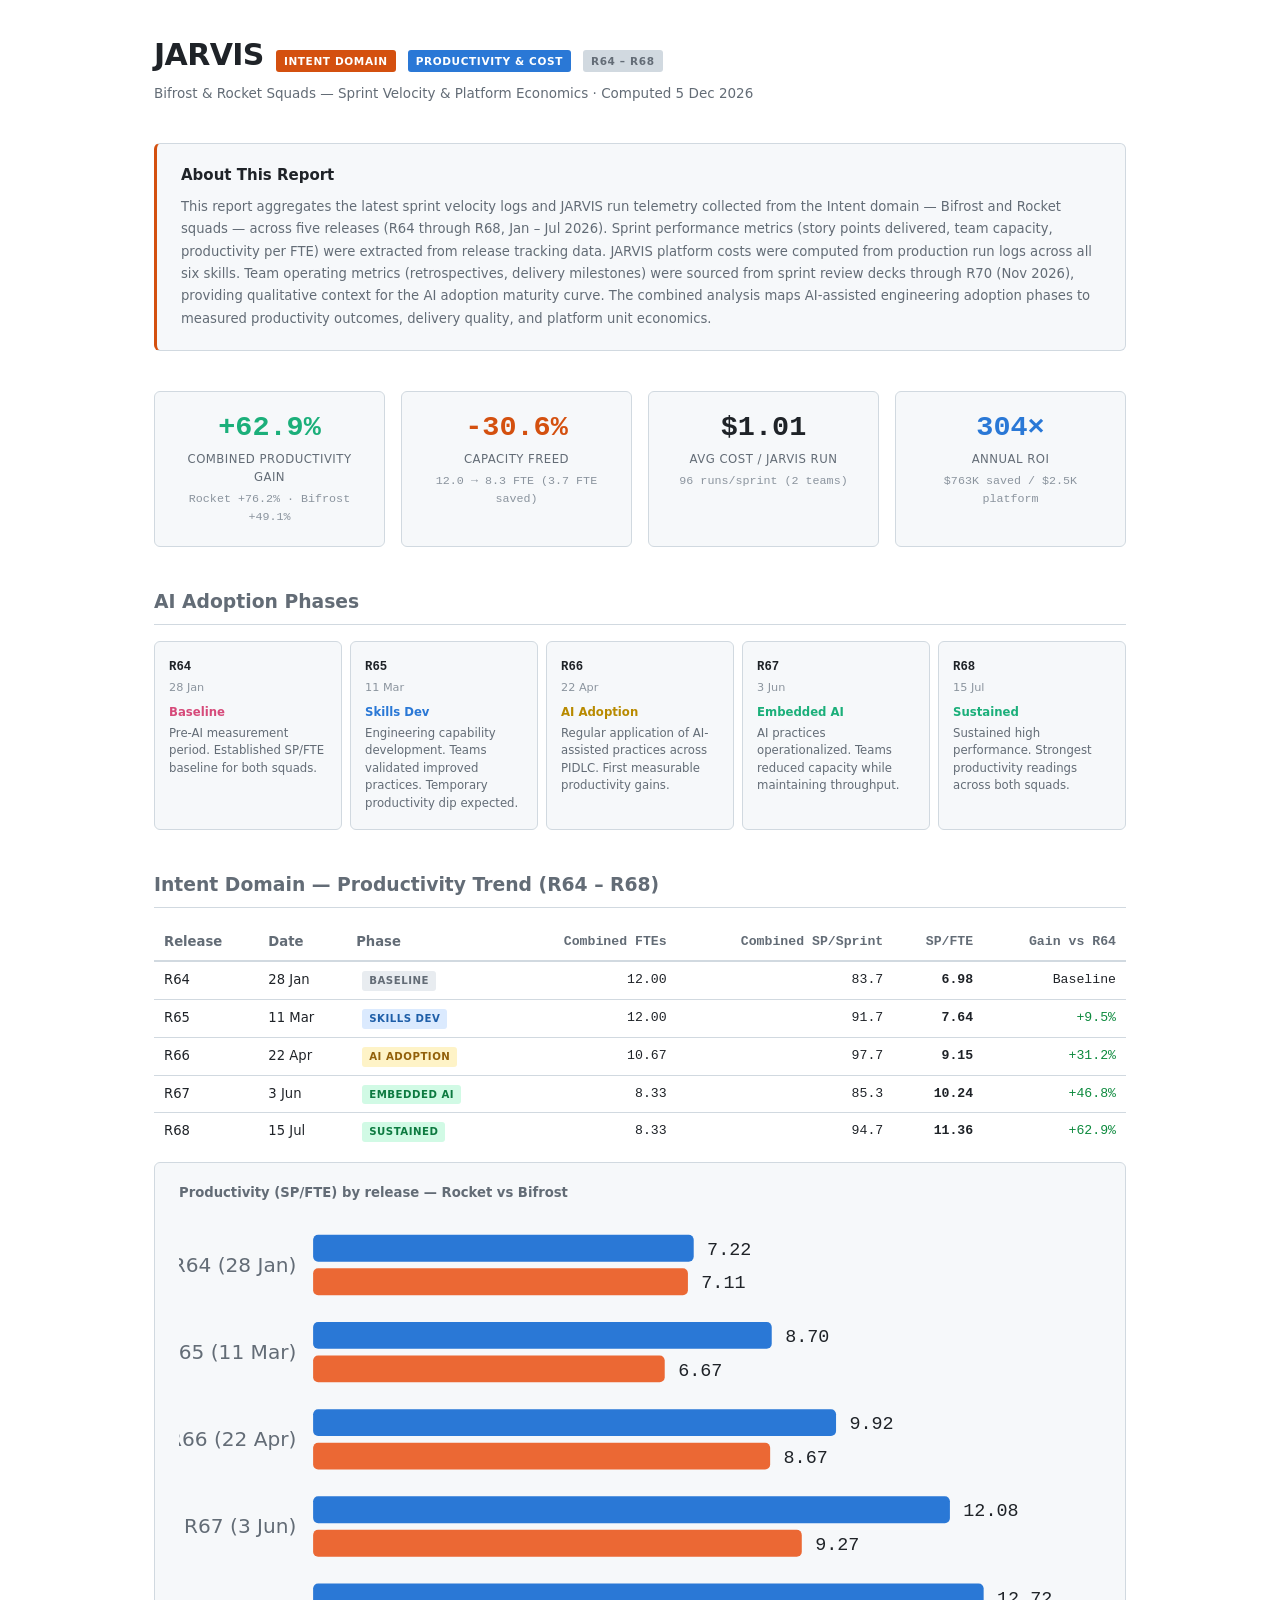
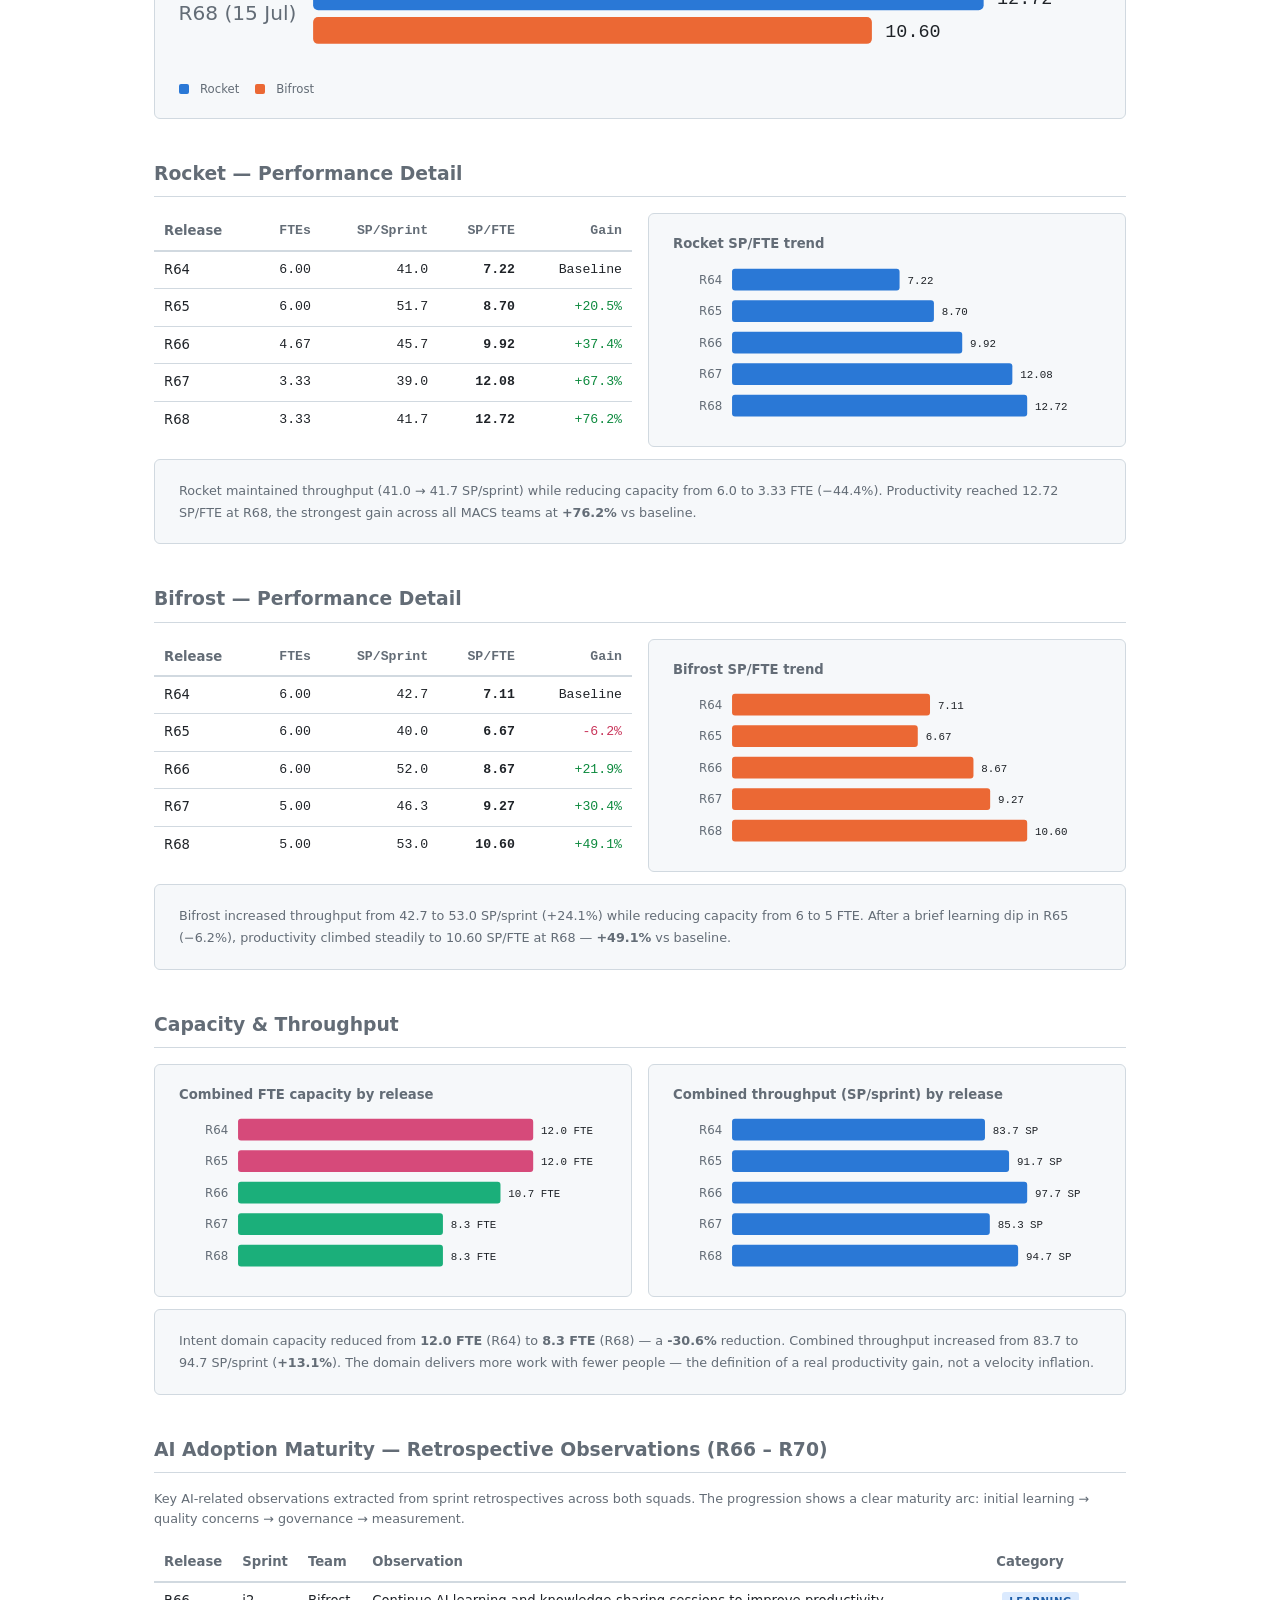
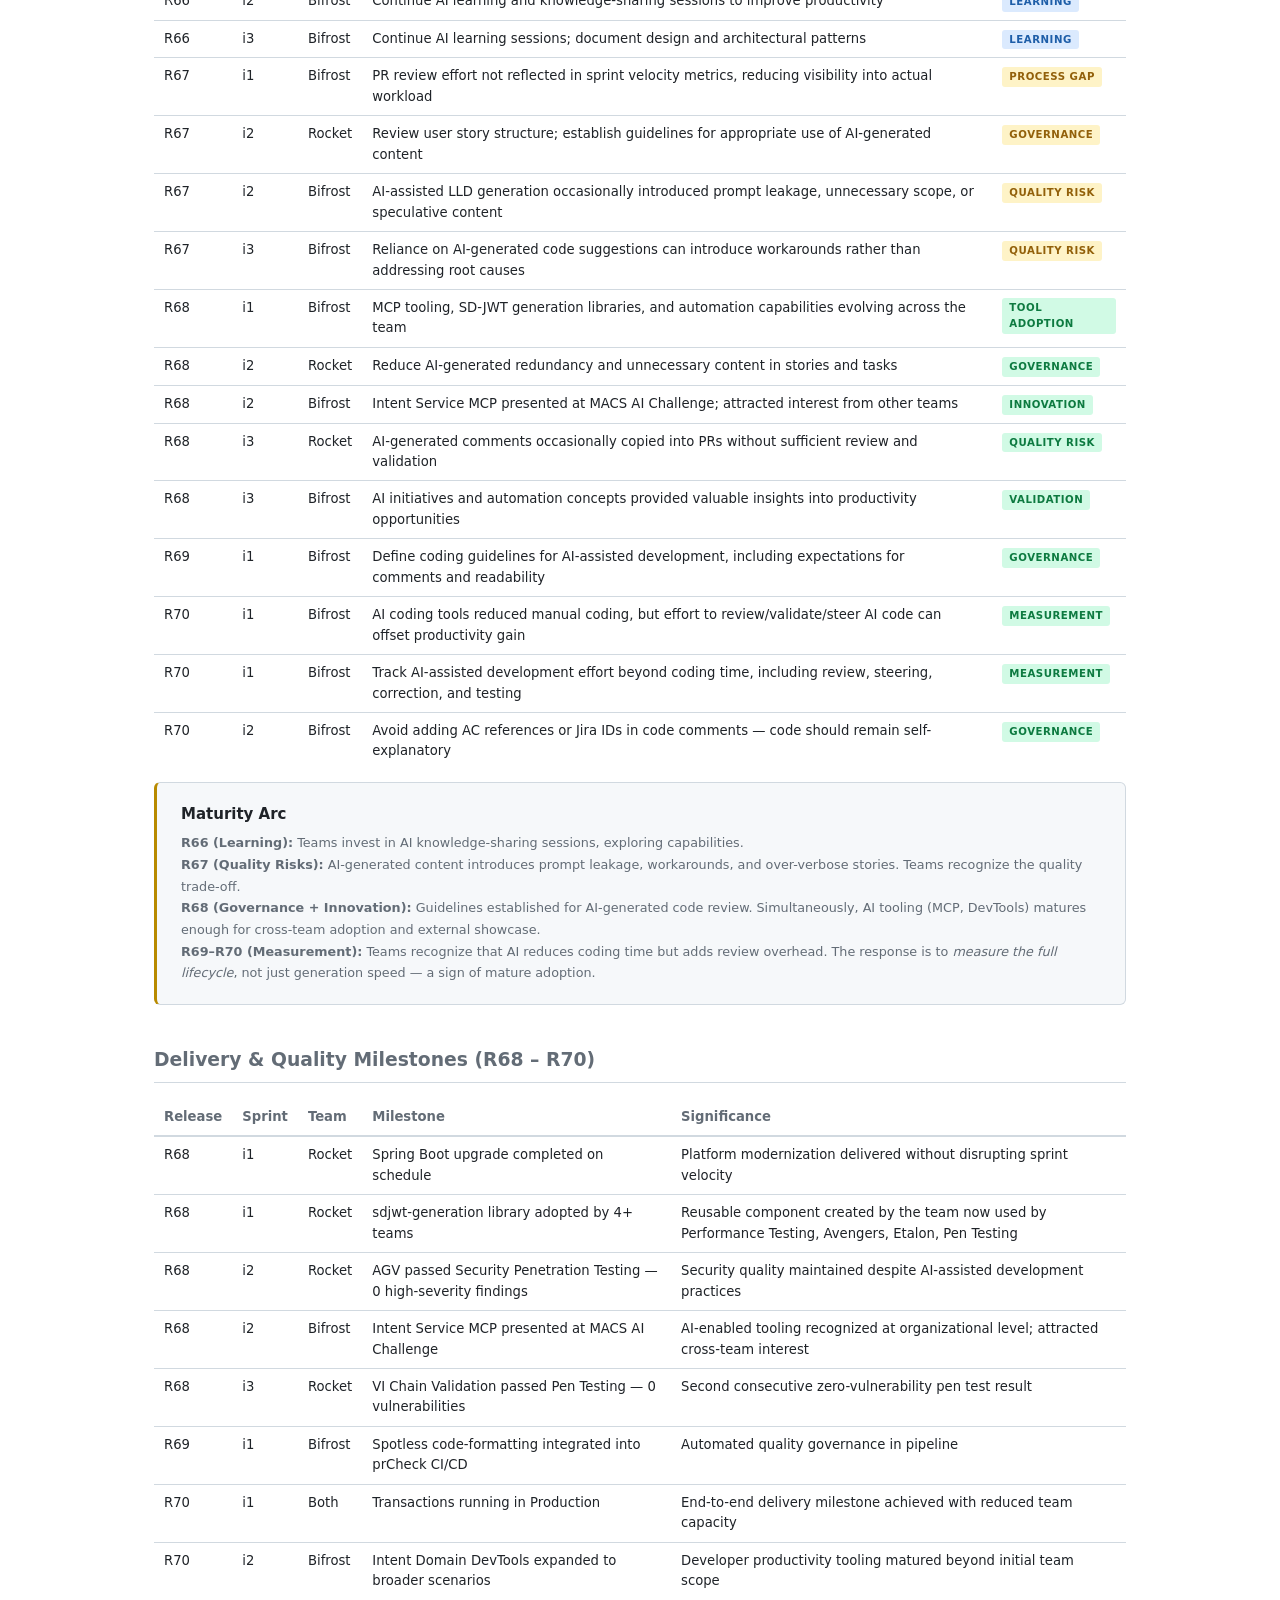
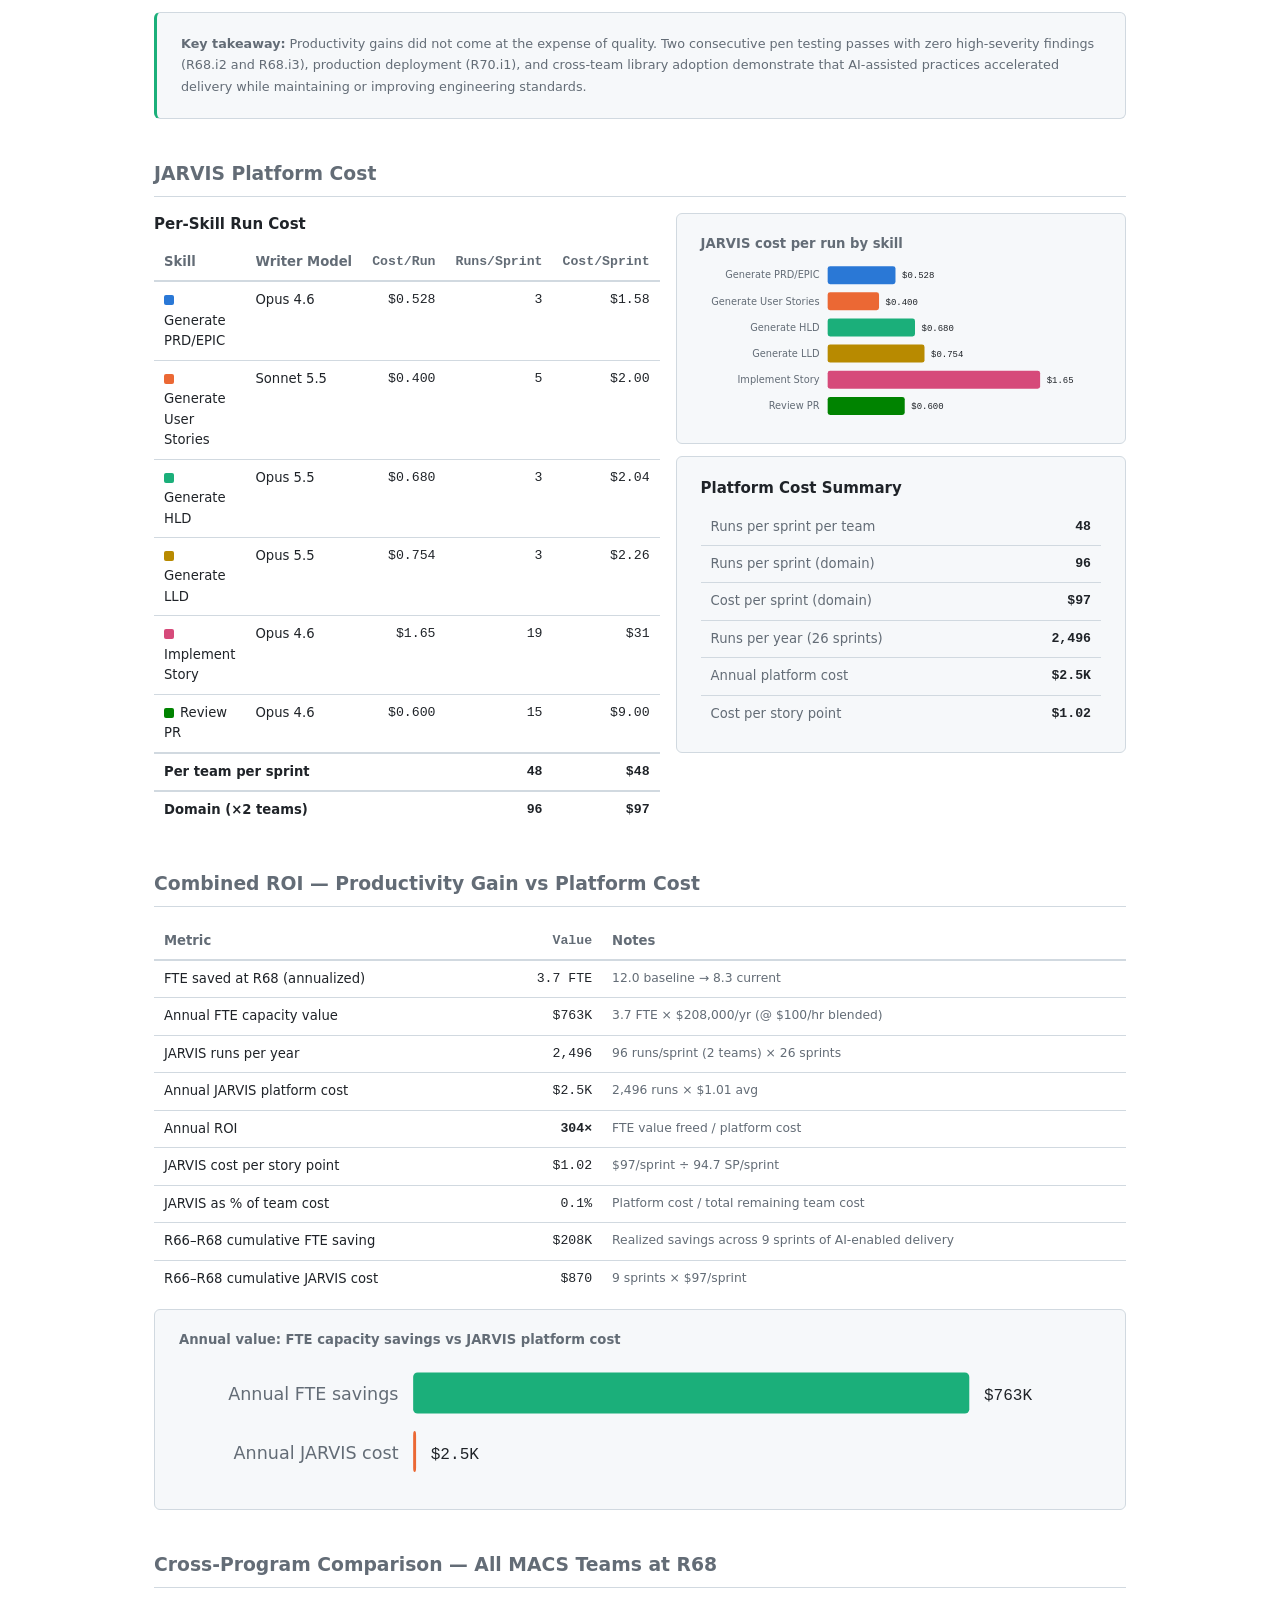
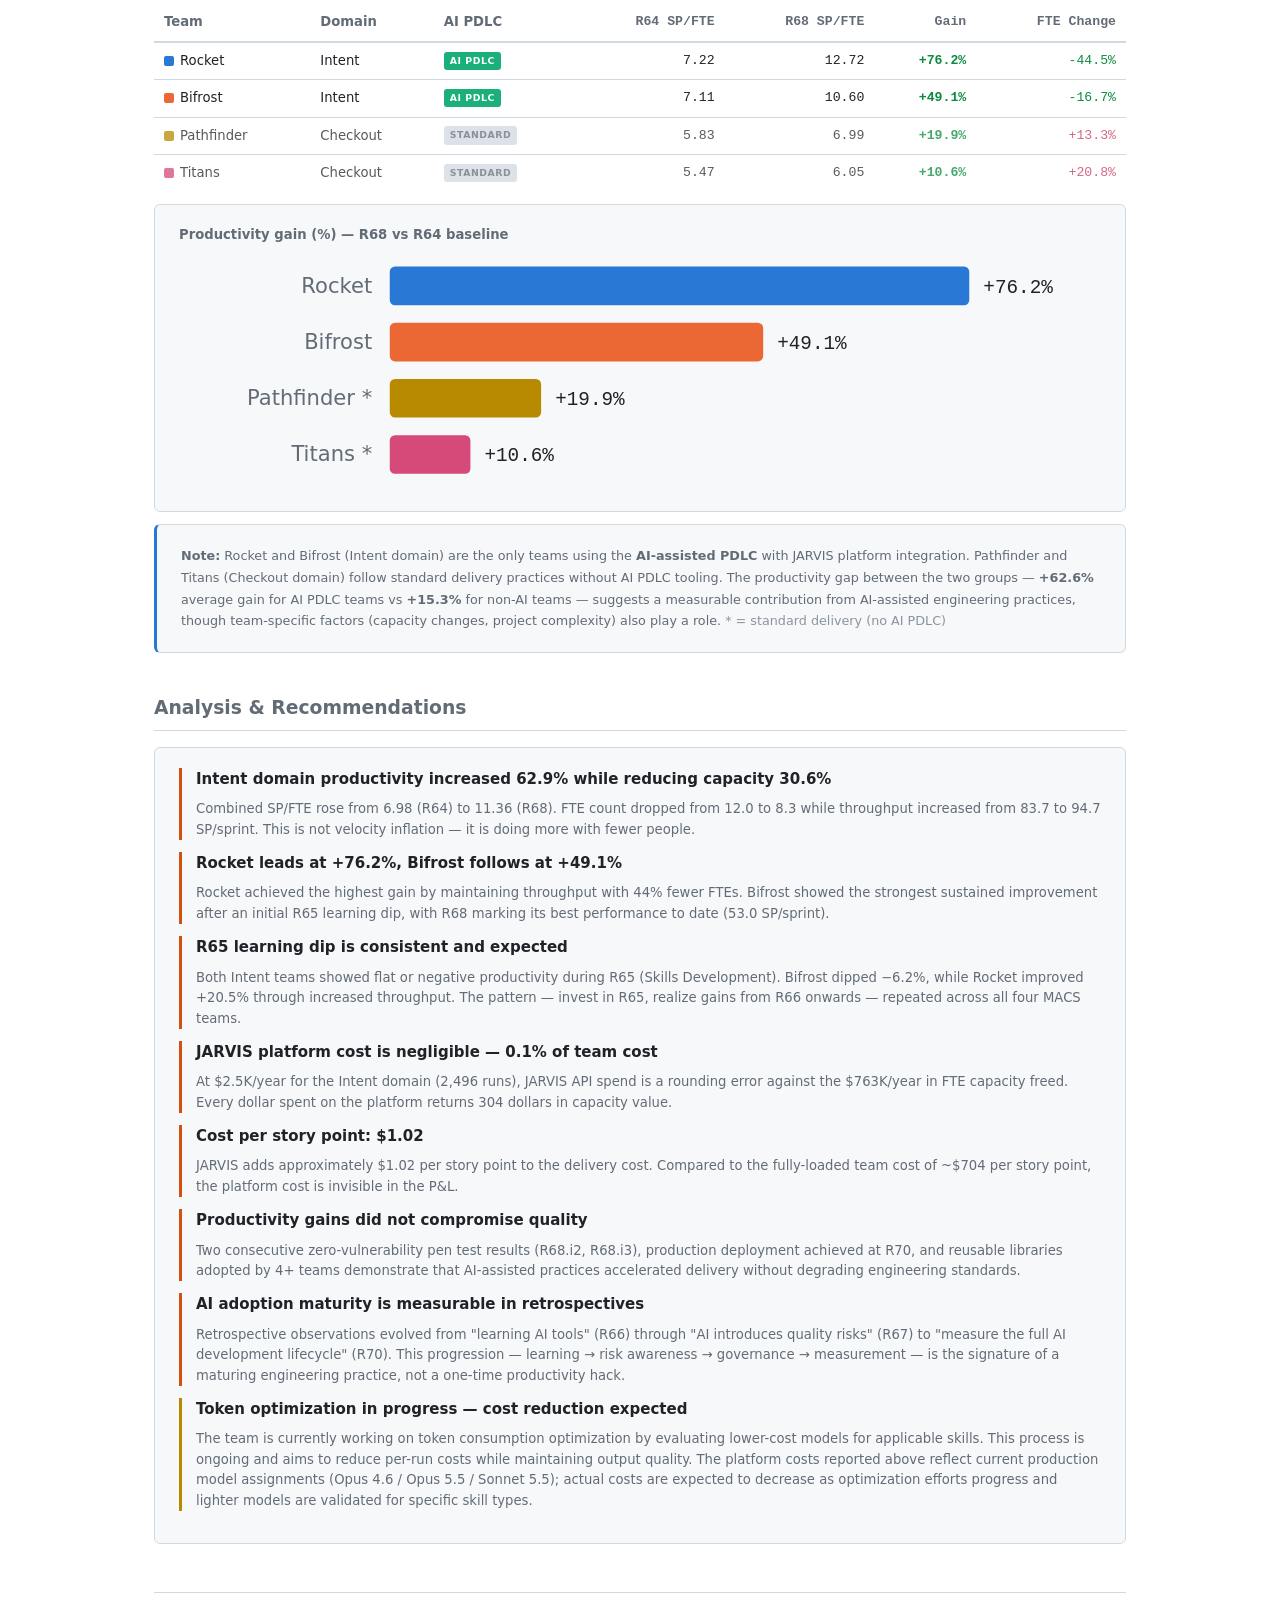
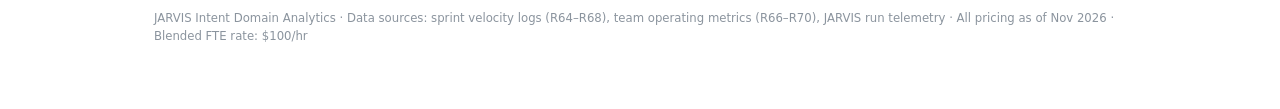
<file: docs/INTENT-DOMAIN-ANALYTICS.html>
<!DOCTYPE html>
<html lang="en" data-theme="light">
<head>
<meta charset="UTF-8">
<meta name="viewport" content="width=device-width,initial-scale=1">
<title>JARVIS — Intent Domain Productivity &amp; Cost Analytics</title>
<style>
:root {
  --bg:       #ffffff;
  --surface:  #f6f8fa;
  --surface2: #eef1f5;
  --border:   #d1d9e0;
  --text-1:   #1f2328;
  --text-2:   #636c76;
  --text-3:   #8b949e;
  --accent:   #d4500f;
  --cat-1: #2a78d6;
  --cat-2: #eb6834;
  --cat-3: #1baf7a;
  --cat-4: #b88a00;
  --cat-5: #d64a7a;
  --cat-6: #008300;
  --grid:  #e8ecf0;
  --font:  system-ui,-apple-system,'Segoe UI',Roboto,sans-serif;
  --mono:  'JetBrains Mono','Cascadia Code',Consolas,monospace;
  --r:     6px;
}
*,*::before,*::after{box-sizing:border-box;margin:0}
html{font-size:15px;-webkit-font-smoothing:antialiased}
body{font-family:var(--font);background:var(--bg);color:var(--text-1);line-height:1.55;padding:0}
a{color:var(--cat-1);text-decoration:none}
.report{max-width:1020px;margin:0 auto;padding:32px 24px 64px}
section{margin-top:40px}
h1{font-size:2rem;font-weight:700;letter-spacing:-0.02em}
h2{font-size:1.25rem;font-weight:600;color:var(--text-2);border-bottom:1px solid var(--border);padding-bottom:8px;margin-bottom:16px}
h3{font-size:1rem;font-weight:600;margin-bottom:8px}
.subtitle{color:var(--text-2);font-size:.9rem;margin-top:4px}
.badge{display:inline-block;font-size:.7rem;font-weight:600;text-transform:uppercase;letter-spacing:.06em;
  padding:3px 8px;border-radius:3px;vertical-align:middle}
.badge-accent{background:var(--accent);color:#fff}
.badge-muted{background:var(--border);color:var(--text-2)}
.badge-blue{background:var(--cat-1);color:#fff}
.badge-green{background:var(--cat-3);color:#fff}

.kpi-row{display:grid;grid-template-columns:repeat(auto-fit,minmax(180px,1fr));gap:16px;margin-top:20px}
.kpi{background:var(--surface);border:1px solid var(--border);border-radius:var(--r);padding:20px;text-align:center}
.kpi-value{font-family:var(--mono);font-size:1.9rem;font-weight:700;line-height:1.1}
.kpi-label{font-size:.78rem;color:var(--text-2);margin-top:6px;text-transform:uppercase;letter-spacing:.04em}
.kpi-sub{font-family:var(--mono);font-size:.78rem;color:var(--text-3);margin-top:4px}

table{width:100%;border-collapse:collapse;font-size:.88rem}
thead th{text-align:left;font-weight:600;color:var(--text-2);border-bottom:2px solid var(--border);padding:8px 10px;white-space:nowrap}
tbody td{padding:8px 10px;border-bottom:1px solid var(--border);vertical-align:top}
tbody tr:last-child td{border-bottom:none}
.num{font-family:var(--mono);text-align:right;white-space:nowrap}
.total-row td{font-weight:700;border-top:2px solid var(--border)}
.pos{color:#0d8a3e}
.neg{color:#c9365b}
.swatch{display:inline-block;width:10px;height:10px;border-radius:2px;margin-right:6px;vertical-align:middle}

.chart-wrap{background:var(--surface);border:1px solid var(--border);border-radius:var(--r);padding:20px 24px;margin-top:12px}
.chart-title{font-size:.88rem;font-weight:600;color:var(--text-2);margin-bottom:4px}
.chart-svg{width:100%;height:auto;display:block}
.chart-svg text{font-family:var(--font);font-size:12px;fill:var(--text-2)}
.chart-svg .val{font-family:var(--mono);font-size:11px;fill:var(--text-1)}
.chart-svg .grid{stroke:var(--grid);stroke-width:1}
.chart-svg rect.bar{transition:opacity .15s}
.chart-svg rect.bar:hover{opacity:.8}
.legend{display:flex;gap:16px;flex-wrap:wrap;margin-top:10px;font-size:.78rem;color:var(--text-2)}
.legend-item{display:flex;align-items:center;gap:5px}

.card{background:var(--surface);border:1px solid var(--border);border-radius:var(--r);padding:20px 24px;margin-top:12px}
.finding{margin-bottom:12px;padding-left:14px;border-left:3px solid var(--accent)}
.grid-2{display:grid;grid-template-columns:1fr 1fr;gap:16px}
@media(max-width:700px){.grid-2{grid-template-columns:1fr}}

.phase-badge{display:inline-block;font-size:.68rem;font-weight:600;text-transform:uppercase;letter-spacing:.05em;
  padding:2px 7px;border-radius:3px;margin-left:6px}
.phase-baseline{background:#e8ecf0;color:#636c76}
.phase-skills{background:#dbeafe;color:#1e5ea8}
.phase-adoption{background:#fef3c7;color:#92600a}
.phase-embedded{background:#d1fae5;color:#0d7a40}
.phase-sustained{background:#d1fae5;color:#0d7a40}

.timeline{display:flex;gap:0;margin-top:16px}
.timeline-item{flex:1;position:relative;padding:16px 14px;background:var(--surface);border:1px solid var(--border);border-radius:var(--r)}
.timeline-item+.timeline-item{margin-left:8px}
.timeline-release{font-family:var(--mono);font-size:.82rem;font-weight:600;color:var(--text-1)}
.timeline-date{font-size:.75rem;color:var(--text-3);margin-top:2px}
.timeline-phase{font-size:.78rem;font-weight:600;margin-top:6px}
.timeline-desc{font-size:.78rem;color:var(--text-2);margin-top:4px;line-height:1.5}

.meter{display:flex;align-items:center;gap:8px}
.meter-track{flex:1;height:8px;background:var(--border);border-radius:4px;overflow:hidden;min-width:80px}
.meter-fill{height:100%;border-radius:4px}

@media print{
  .kpi,.chart-wrap,.card,.timeline-item{break-inside:avoid}
  section{break-inside:avoid}
}
</style>
</head>
<body>
<div class="report">

<!-- HEADER -->
<header>
  <div style="display:flex;align-items:baseline;gap:12px;flex-wrap:wrap">
    <h1>JARVIS</h1>
    <span class="badge badge-accent">Intent Domain</span>
    <span class="badge badge-blue">Productivity & Cost</span>
    <span class="badge badge-muted">R64 &ndash; R68</span>
  </div>
  <p class="subtitle">Bifrost &amp; Rocket Squads &mdash; Sprint Velocity &amp; Platform Economics &middot; Computed <span id="report-date"></span></p>
</header>

<!-- ABOUT -->
<section>
  <div class="card" style="border-left:3px solid var(--accent)">
    <h3 style="margin-bottom:8px">About This Report</h3>
    <p style="color:var(--text-2);font-size:.88rem;line-height:1.7">
      This report aggregates the latest sprint velocity logs and JARVIS run telemetry collected
      from the Intent domain &mdash; Bifrost and Rocket squads &mdash; across five releases
      (R64 through R68, Jan &ndash; Jul 2026). Sprint performance metrics (story points delivered,
      team capacity, productivity per FTE) were extracted from release tracking data.
      JARVIS platform costs were computed from production run logs across all six skills.
      Team operating metrics (retrospectives, delivery milestones) were sourced
      from sprint review decks through R70 (Nov 2026), providing qualitative context
      for the AI adoption maturity curve.
      The combined analysis maps AI-assisted engineering adoption phases to measured
      productivity outcomes, delivery quality, and platform unit economics.
    </p>
  </div>
</section>

<!-- KPI TILES -->
<section>
  <div class="kpi-row" id="kpi-row"></div>
</section>

<!-- AI ADOPTION TIMELINE -->
<section>
  <h2>AI Adoption Phases</h2>
  <div class="timeline" id="timeline"></div>
</section>

<!-- INTENT DOMAIN TREND -->
<section>
  <h2>Intent Domain &mdash; Productivity Trend (R64 &ndash; R68)</h2>
  <table>
    <thead>
      <tr><th>Release</th><th>Date</th><th>Phase</th>
        <th class="num">Combined FTEs</th><th class="num">Combined SP/Sprint</th>
        <th class="num">SP/FTE</th><th class="num">Gain vs R64</th></tr>
    </thead>
    <tbody id="trend-table"></tbody>
  </table>
  <div class="chart-wrap">
    <div class="chart-title">Productivity (SP/FTE) by release &mdash; Rocket vs Bifrost</div>
    <div id="chart-trend"></div>
    <div class="legend" id="legend-trend"></div>
  </div>
</section>

<!-- TEAM DEEP DIVES -->
<section>
  <h2>Rocket &mdash; Performance Detail</h2>
  <div class="grid-2">
    <div>
      <table>
        <thead><tr><th>Release</th><th class="num">FTEs</th><th class="num">SP/Sprint</th><th class="num">SP/FTE</th><th class="num">Gain</th></tr></thead>
        <tbody id="rocket-table"></tbody>
      </table>
    </div>
    <div>
      <div class="chart-wrap" style="margin-top:0">
        <div class="chart-title">Rocket SP/FTE trend</div>
        <div id="chart-rocket"></div>
      </div>
    </div>
  </div>
  <div class="card" style="margin-top:12px">
    <p style="color:var(--text-2);font-size:.85rem;line-height:1.7">
      Rocket maintained throughput (41.0 &rarr; 41.7 SP/sprint) while reducing capacity from
      6.0 to 3.33 FTE (&minus;44.4%). Productivity reached 12.72 SP/FTE at R68, the strongest
      gain across all MACS teams at <strong>+76.2%</strong> vs baseline.
    </p>
  </div>
</section>

<section>
  <h2>Bifrost &mdash; Performance Detail</h2>
  <div class="grid-2">
    <div>
      <table>
        <thead><tr><th>Release</th><th class="num">FTEs</th><th class="num">SP/Sprint</th><th class="num">SP/FTE</th><th class="num">Gain</th></tr></thead>
        <tbody id="bifrost-table"></tbody>
      </table>
    </div>
    <div>
      <div class="chart-wrap" style="margin-top:0">
        <div class="chart-title">Bifrost SP/FTE trend</div>
        <div id="chart-bifrost"></div>
      </div>
    </div>
  </div>
  <div class="card" style="margin-top:12px">
    <p style="color:var(--text-2);font-size:.85rem;line-height:1.7">
      Bifrost increased throughput from 42.7 to 53.0 SP/sprint (+24.1%) while reducing capacity
      from 6 to 5 FTE. After a brief learning dip in R65 (&minus;6.2%), productivity climbed steadily
      to 10.60 SP/FTE at R68 &mdash; <strong>+49.1%</strong> vs baseline.
    </p>
  </div>
</section>

<!-- CAPACITY & THROUGHPUT -->
<section>
  <h2>Capacity &amp; Throughput</h2>
  <div class="grid-2">
    <div>
      <div class="chart-wrap" style="margin-top:0">
        <div class="chart-title">Combined FTE capacity by release</div>
        <div id="chart-fte"></div>
      </div>
    </div>
    <div>
      <div class="chart-wrap" style="margin-top:0">
        <div class="chart-title">Combined throughput (SP/sprint) by release</div>
        <div id="chart-throughput"></div>
      </div>
    </div>
  </div>
  <div class="card" style="margin-top:12px">
    <p style="color:var(--text-2);font-size:.85rem;line-height:1.7" id="capacity-summary"></p>
  </div>
</section>

<!-- AI ADOPTION MATURITY -->
<section>
  <h2>AI Adoption Maturity &mdash; Retrospective Observations (R66 &ndash; R70)</h2>
  <p style="color:var(--text-2);font-size:.85rem;margin-bottom:16px">
    Key AI-related observations extracted from sprint retrospectives across both squads.
    The progression shows a clear maturity arc: initial learning &rarr; quality concerns &rarr; governance &rarr; measurement.
  </p>
  <table>
    <thead><tr><th>Release</th><th>Sprint</th><th>Team</th><th>Observation</th><th>Category</th></tr></thead>
    <tbody>
      <tr><td>R66</td><td>i2</td><td>Bifrost</td><td>Continue AI learning and knowledge-sharing sessions to improve productivity</td><td><span class="phase-badge phase-skills">Learning</span></td></tr>
      <tr><td>R66</td><td>i3</td><td>Bifrost</td><td>Continue AI learning sessions; document design and architectural patterns</td><td><span class="phase-badge phase-skills">Learning</span></td></tr>
      <tr><td>R67</td><td>i1</td><td>Bifrost</td><td>PR review effort not reflected in sprint velocity metrics, reducing visibility into actual workload</td><td><span class="phase-badge phase-adoption">Process Gap</span></td></tr>
      <tr><td>R67</td><td>i2</td><td>Rocket</td><td>Review user story structure; establish guidelines for appropriate use of AI-generated content</td><td><span class="phase-badge phase-adoption">Governance</span></td></tr>
      <tr><td>R67</td><td>i2</td><td>Bifrost</td><td>AI-assisted LLD generation occasionally introduced prompt leakage, unnecessary scope, or speculative content</td><td><span class="phase-badge phase-adoption">Quality Risk</span></td></tr>
      <tr><td>R67</td><td>i3</td><td>Bifrost</td><td>Reliance on AI-generated code suggestions can introduce workarounds rather than addressing root causes</td><td><span class="phase-badge phase-adoption">Quality Risk</span></td></tr>
      <tr><td>R68</td><td>i1</td><td>Bifrost</td><td>MCP tooling, SD-JWT generation libraries, and automation capabilities evolving across the team</td><td><span class="phase-badge phase-embedded">Tool Adoption</span></td></tr>
      <tr><td>R68</td><td>i2</td><td>Rocket</td><td>Reduce AI-generated redundancy and unnecessary content in stories and tasks</td><td><span class="phase-badge phase-embedded">Governance</span></td></tr>
      <tr><td>R68</td><td>i2</td><td>Bifrost</td><td>Intent Service MCP presented at MACS AI Challenge; attracted interest from other teams</td><td><span class="phase-badge phase-embedded">Innovation</span></td></tr>
      <tr><td>R68</td><td>i3</td><td>Rocket</td><td>AI-generated comments occasionally copied into PRs without sufficient review and validation</td><td><span class="phase-badge phase-embedded">Quality Risk</span></td></tr>
      <tr><td>R68</td><td>i3</td><td>Bifrost</td><td>AI initiatives and automation concepts provided valuable insights into productivity opportunities</td><td><span class="phase-badge phase-embedded">Validation</span></td></tr>
      <tr><td>R69</td><td>i1</td><td>Bifrost</td><td>Define coding guidelines for AI-assisted development, including expectations for comments and readability</td><td><span class="phase-badge phase-sustained">Governance</span></td></tr>
      <tr><td>R70</td><td>i1</td><td>Bifrost</td><td>AI coding tools reduced manual coding, but effort to review/validate/steer AI code can offset productivity gain</td><td><span class="phase-badge phase-sustained">Measurement</span></td></tr>
      <tr><td>R70</td><td>i1</td><td>Bifrost</td><td>Track AI-assisted development effort beyond coding time, including review, steering, correction, and testing</td><td><span class="phase-badge phase-sustained">Measurement</span></td></tr>
      <tr><td>R70</td><td>i2</td><td>Bifrost</td><td>Avoid adding AC references or Jira IDs in code comments &mdash; code should remain self-explanatory</td><td><span class="phase-badge phase-sustained">Governance</span></td></tr>
    </tbody>
  </table>
  <div class="card" style="margin-top:12px;border-left:3px solid var(--cat-4)">
    <h3 style="margin-bottom:6px">Maturity Arc</h3>
    <p style="color:var(--text-2);font-size:.85rem;line-height:1.7">
      <strong>R66 (Learning):</strong> Teams invest in AI knowledge-sharing sessions, exploring capabilities.<br>
      <strong>R67 (Quality Risks):</strong> AI-generated content introduces prompt leakage, workarounds, and over-verbose stories. Teams recognize the quality trade-off.<br>
      <strong>R68 (Governance + Innovation):</strong> Guidelines established for AI-generated code review. Simultaneously, AI tooling (MCP, DevTools) matures enough for cross-team adoption and external showcase.<br>
      <strong>R69&ndash;R70 (Measurement):</strong> Teams recognize that AI reduces coding time but adds review overhead. The response is to <em>measure the full lifecycle</em>, not just generation speed &mdash; a sign of mature adoption.
    </p>
  </div>
</section>

<!-- DELIVERY MILESTONES -->
<section>
  <h2>Delivery &amp; Quality Milestones (R68 &ndash; R70)</h2>
  <table>
    <thead><tr><th>Release</th><th>Sprint</th><th>Team</th><th>Milestone</th><th>Significance</th></tr></thead>
    <tbody>
      <tr><td>R68</td><td>i1</td><td>Rocket</td><td>Spring Boot upgrade completed on schedule</td><td>Platform modernization delivered without disrupting sprint velocity</td></tr>
      <tr><td>R68</td><td>i1</td><td>Rocket</td><td>sdjwt-generation library adopted by 4+ teams</td><td>Reusable component created by the team now used by Performance Testing, Avengers, Etalon, Pen Testing</td></tr>
      <tr><td>R68</td><td>i2</td><td>Rocket</td><td>AGV passed Security Penetration Testing &mdash; 0 high-severity findings</td><td>Security quality maintained despite AI-assisted development practices</td></tr>
      <tr><td>R68</td><td>i2</td><td>Bifrost</td><td>Intent Service MCP presented at MACS AI Challenge</td><td>AI-enabled tooling recognized at organizational level; attracted cross-team interest</td></tr>
      <tr><td>R68</td><td>i3</td><td>Rocket</td><td>VI Chain Validation passed Pen Testing &mdash; 0 vulnerabilities</td><td>Second consecutive zero-vulnerability pen test result</td></tr>
      <tr><td>R69</td><td>i1</td><td>Bifrost</td><td>Spotless code-formatting integrated into prCheck CI/CD</td><td>Automated quality governance in pipeline</td></tr>
      <tr><td>R70</td><td>i1</td><td>Both</td><td>Transactions running in Production</td><td>End-to-end delivery milestone achieved with reduced team capacity</td></tr>
      <tr><td>R70</td><td>i2</td><td>Bifrost</td><td>Intent Domain DevTools expanded to broader scenarios</td><td>Developer productivity tooling matured beyond initial team scope</td></tr>
    </tbody>
  </table>
  <div class="card" style="margin-top:12px;border-left:3px solid var(--cat-3)">
    <p style="color:var(--text-2);font-size:.85rem;line-height:1.7">
      <strong>Key takeaway:</strong> Productivity gains did not come at the expense of quality.
      Two consecutive pen testing passes with zero high-severity findings (R68.i2 and R68.i3),
      production deployment (R70.i1), and cross-team library adoption demonstrate that AI-assisted
      practices accelerated delivery while maintaining or improving engineering standards.
    </p>
  </div>
</section>

<!-- JARVIS COST ECONOMICS -->
<section>
  <h2>JARVIS Platform Cost</h2>
  <div class="grid-2">
    <div>
      <h3>Per-Skill Run Cost</h3>
      <table>
        <thead><tr><th>Skill</th><th>Writer Model</th><th class="num">Cost/Run</th><th class="num">Runs/Sprint</th><th class="num">Cost/Sprint</th></tr></thead>
        <tbody id="skill-cost-table"></tbody>
      </table>
    </div>
    <div>
      <div class="chart-wrap" style="margin-top:0">
        <div class="chart-title">JARVIS cost per run by skill</div>
        <div id="chart-skills"></div>
      </div>
      <div class="card" style="margin-top:12px">
        <h3>Platform Cost Summary</h3>
        <table>
          <tbody id="platform-summary"></tbody>
        </table>
      </div>
    </div>
  </div>
</section>

<!-- COMBINED ROI -->
<section>
  <h2>Combined ROI &mdash; Productivity Gain vs Platform Cost</h2>
  <table>
    <thead>
      <tr><th>Metric</th><th class="num">Value</th><th>Notes</th></tr>
    </thead>
    <tbody id="roi-table"></tbody>
  </table>
  <div class="chart-wrap">
    <div class="chart-title">Annual value: FTE capacity savings vs JARVIS platform cost</div>
    <div id="chart-roi"></div>
  </div>
</section>

<!-- CROSS-PROGRAM COMPARISON -->
<section>
  <h2>Cross-Program Comparison &mdash; All MACS Teams at R68</h2>
  <table>
    <thead><tr><th>Team</th><th>Domain</th><th>AI PDLC</th><th class="num">R64 SP/FTE</th><th class="num">R68 SP/FTE</th><th class="num">Gain</th><th class="num">FTE Change</th></tr></thead>
    <tbody id="cross-table"></tbody>
  </table>
  <div class="chart-wrap">
    <div class="chart-title">Productivity gain (%) &mdash; R68 vs R64 baseline</div>
    <div id="chart-cross"></div>
  </div>
  <div class="card" style="margin-top:12px;border-left:3px solid var(--cat-1)" id="cross-note"></div>
</section>

<!-- ANALYSIS -->
<section>
  <h2>Analysis &amp; Recommendations</h2>
  <div class="card" id="findings"></div>
</section>

<footer style="margin-top:48px;padding-top:16px;border-top:1px solid var(--border);color:var(--text-3);font-size:.78rem">
  JARVIS Intent Domain Analytics &middot; Data sources: sprint velocity logs (R64&ndash;R68), team operating metrics (R66&ndash;R70), JARVIS run telemetry &middot;
  All pricing as of Nov 2026 &middot; Blended FTE rate: $100/hr
</footer>
</div>

<script>
'use strict';

/* ── Palette ─────────────────────────────────────── */
const C = {
  blue:'#2a78d6', orange:'#eb6834', aqua:'#1baf7a',
  yellow:'#b88a00', magenta:'#d64a7a', green:'#008300',
};

/* ── Release metadata ────────────────────────────── */
const RELEASES = [
  {id:'R64', date:'28 Jan', phase:'Baseline',       phaseClass:'baseline',  phaseDesc:'Pre-AI measurement period. Established SP/FTE baseline for both squads.'},
  {id:'R65', date:'11 Mar', phase:'Skills Dev',      phaseClass:'skills',    phaseDesc:'Engineering capability development. Teams validated improved practices. Temporary productivity dip expected.'},
  {id:'R66', date:'22 Apr', phase:'AI Adoption',     phaseClass:'adoption',  phaseDesc:'Regular application of AI-assisted practices across PIDLC. First measurable productivity gains.'},
  {id:'R67', date:'3 Jun',  phase:'Embedded AI',     phaseClass:'embedded',  phaseDesc:'AI practices operationalized. Teams reduced capacity while maintaining throughput.'},
  {id:'R68', date:'15 Jul', phase:'Sustained',       phaseClass:'sustained', phaseDesc:'Sustained high performance. Strongest productivity readings across both squads.'},
];

/* ── Team data (from sprint velocity logs) ───────── */
/* spFte values are per-sprint averaged SP/FTE from the official    */
/* productivity report; they differ from sp÷fte when FTE varies     */
/* within a release. Combined (Intent domain) uses the aggregate    */
/* method — total SP ÷ total FTE — which is the correct cross-team  */
/* metric and matches the reported +62.9%.                          */
const ROCKET_DATA = [
  {fte:6.00, sp:41.00, spFte:7.22},
  {fte:6.00, sp:51.67, spFte:8.70},
  {fte:4.67, sp:45.67, spFte:9.92},
  {fte:3.33, sp:39.00, spFte:12.08},
  {fte:3.33, sp:41.67, spFte:12.72},
];

const BIFROST_DATA = [
  {fte:6.00, sp:42.70, spFte:7.11},
  {fte:6.00, sp:40.00, spFte:6.67},
  {fte:6.00, sp:52.00, spFte:8.67},
  {fte:5.00, sp:46.30, spFte:9.27},
  {fte:5.00, sp:53.00, spFte:10.60},
];

const PATHFINDER_DATA = [
  {fte:15.0, sp:87.5, spFte:5.83},
  {fte:14.7, sp:96.3, spFte:6.55},
  {fte:14.0, sp:83.7, spFte:5.99},
  {fte:17.0, sp:110.7, spFte:6.54},
  {fte:17.0, sp:119.2, spFte:6.99},
];

const TITANS_DATA = [
  {fte:7.7, sp:42.0, spFte:5.47},
  {fte:8.3, sp:40.7, spFte:4.89},
  {fte:9.7, sp:51.3, spFte:5.32},
  {fte:9.3, sp:61.7, spFte:6.65},
  {fte:9.3, sp:56.3, spFte:6.05},
];

/* ── JARVIS cost model (from production run logs) ── */
const JARVIS_SKILLS = [
  {name:'Generate PRD/EPIC',          model:'Opus 4.6',  costPerRun:0.528, runsPerSprint:3},
  {name:'Generate User Stories', model:'Sonnet 5.5', costPerRun:0.400, runsPerSprint:5},
  {name:'Generate HLD',          model:'Opus 5.5',   costPerRun:0.680, runsPerSprint:3},
  {name:'Generate LLD',          model:'Opus 5.5',   costPerRun:0.754, runsPerSprint:3},
  {name:'Implement Story',       model:'Opus 4.6',   costPerRun:1.654, runsPerSprint:19},
  {name:'Review PR',             model:'Opus 4.6',   costPerRun:0.600, runsPerSprint:15},
];

/* ── Constants ───────────────────────────────────── */
const BLENDED_RATE   = 100;
const HRS_PER_SPRINT = 80;
const SPRINTS_PER_REL = 3;
const SPRINTS_PER_YEAR = 26;
const COST_PER_FTE_SPRINT = BLENDED_RATE * HRS_PER_SPRINT;
const COST_PER_FTE_YEAR   = BLENDED_RATE * 2080;

/* ── Compute ─────────────────────────────────────── */
function enrich(data) {
  return data.map((d,i) => {
    const spFte = d.spFte !== undefined ? d.spFte : (d.sp / d.fte);
    const baseline = data[0].spFte !== undefined ? data[0].spFte : (data[0].sp / data[0].fte);
    const gain = (spFte - baseline) / baseline;
    return {...d, spFte, gain, release: RELEASES[i]};
  });
}

const rocket  = enrich(ROCKET_DATA);
const bifrost = enrich(BIFROST_DATA);
const pathfinder = enrich(PATHFINDER_DATA);
const titans = enrich(TITANS_DATA);

const combined = RELEASES.map((r,i) => {
  const fte = rocket[i].fte + bifrost[i].fte;
  const sp  = rocket[i].sp + bifrost[i].sp;
  const spFte = sp / fte;
  const baseline = (ROCKET_DATA[0].sp + BIFROST_DATA[0].sp) / (ROCKET_DATA[0].fte + BIFROST_DATA[0].fte);
  const gain = (spFte - baseline) / baseline;
  return {release:r, fte, sp, spFte, gain};
});

const TEAMS = 2; // Rocket + Bifrost
const teamRunsPerSprint  = JARVIS_SKILLS.reduce((s,sk) => s + sk.runsPerSprint, 0);
const teamCostPerSprint  = JARVIS_SKILLS.reduce((s,sk) => s + sk.costPerRun * sk.runsPerSprint, 0);
const jarvisRunsPerSprint = teamRunsPerSprint * TEAMS;
const jarvisCostPerSprint = teamCostPerSprint * TEAMS;
const jarvisCostPerYear   = jarvisCostPerSprint * SPRINTS_PER_YEAR;
const jarvisRunsPerYear   = jarvisRunsPerSprint * SPRINTS_PER_YEAR;

const fteSaved     = combined[0].fte - combined[4].fte;
const fteSavedPct  = fteSaved / combined[0].fte;
const annualFteSaving = fteSaved * COST_PER_FTE_YEAR;
const roi = annualFteSaving / jarvisCostPerYear;

const spGainPerSprint   = combined[4].sp - combined[0].sp;
const spGainPct         = spGainPerSprint / combined[0].sp;
const costPerAdditionalSP = jarvisCostPerSprint / Math.max(spGainPerSprint, 0.01);

/* ── Formatters ──────────────────────────────────── */
function fmt$(v){return '$'+v.toFixed(v<1?3:v<10?2:v<1000?0:0)}
function fmt$k(v){return v>=1000?'$'+(v/1000).toFixed(v>=10000?0:1)+'K':'$'+v.toFixed(0)}
function fmtPct(v){return (v>0?'+':'')+(v*100).toFixed(1)+'%'}
function fmtN(v,d){return d===undefined?v.toFixed(2):v.toFixed(d)}

/* ── Report date ─────────────────────────────────── */
document.getElementById('report-date').textContent = new Date().toLocaleDateString('en-GB',{day:'numeric',month:'short',year:'numeric'});

/* ═══════════════════════════════════════════════════ */
/*  SVG CHART HELPERS                                  */
/* ═══════════════════════════════════════════════════ */
const SVG_NS = 'http://www.w3.org/2000/svg';
function el(tag,attrs,children){
  const e=document.createElementNS(SVG_NS,tag);
  if(attrs)Object.entries(attrs).forEach(([k,v])=>e.setAttribute(k,v));
  if(typeof children==='string')e.textContent=children;
  else if(children)children.forEach(c=>e.appendChild(c));
  return e;
}

function hBar(containerId, items, opts={}){
  const {labelW=155,barMax=380,valW=75,barH=22,gap=10}=opts;
  const totalW=labelW+barMax+valW;
  const h=items.length*(barH+gap)+gap;
  const maxVal=Math.max(...items.map(d=>d.value));
  const svg=el('svg',{viewBox:`0 0 ${totalW} ${h}`,class:'chart-svg',role:'img','aria-label':opts.ariaLabel||''});
  items.forEach((d,i)=>{
    const y=gap+i*(barH+gap);
    const w=maxVal>0?(d.value/maxVal)*barMax:0;
    svg.appendChild(el('text',{x:labelW-10,y:y+barH/2+4,'text-anchor':'end'},d.label));
    const bar=el('rect',{x:labelW,y:y,width:Math.max(w,2),height:barH,rx:3,fill:d.color,class:'bar'});
    bar.appendChild(el('title',{},d.tooltip||`${d.label}: ${d.formatted}`));
    svg.appendChild(bar);
    svg.appendChild(el('text',{x:labelW+Math.max(w,2)+8,y:y+barH/2+4,class:'val'},d.formatted));
  });
  document.getElementById(containerId).appendChild(svg);
}

function groupedHBar(containerId, groups, series, opts={}){
  const {labelW=80,barMax=400,valW=70,barH=16,groupGap=16,barGap=4,fmtVal}=opts;
  const nS=series.length;
  const groupH=nS*barH+(nS-1)*barGap;
  const totalH=groups.length*(groupH+groupGap)+groupGap;
  const totalW=labelW+barMax+valW;
  const maxVal=Math.max(...series.flatMap(s=>s.values));
  const svg=el('svg',{viewBox:`0 0 ${totalW} ${totalH}`,class:'chart-svg',role:'img','aria-label':opts.ariaLabel||''});
  groups.forEach((g,gi)=>{
    const groupY=groupGap+gi*(groupH+groupGap);
    svg.appendChild(el('text',{x:labelW-10,y:groupY+groupH/2+4,'text-anchor':'end'},g.label));
    series.forEach((s,si)=>{
      const y=groupY+si*(barH+barGap);
      const v=s.values[gi];
      const w=maxVal>0?(v/maxVal)*barMax:0;
      const bar=el('rect',{x:labelW,y,width:Math.max(w,2),height:barH,rx:3,fill:s.color,class:'bar'});
      bar.appendChild(el('title',{},`${g.label} — ${s.name}: ${fmtVal?fmtVal(v):v}`));
      svg.appendChild(bar);
      svg.appendChild(el('text',{x:labelW+Math.max(w,2)+8,y:y+barH/2+4,class:'val'},fmtVal?fmtVal(v):String(v)));
    });
  });
  document.getElementById(containerId).appendChild(svg);
}

function renderLegend(containerId,labels,colors){
  const wrap=document.getElementById(containerId);
  labels.forEach((l,i)=>{
    const d=document.createElement('div');d.className='legend-item';
    d.innerHTML=`<span class="swatch" style="background:${colors[i]}"></span>${l}`;
    wrap.appendChild(d);
  });
}

/* ═══════════════════════════════════════════════════ */
/*  POPULATE                                           */
/* ═══════════════════════════════════════════════════ */

/* KPI tiles */
document.getElementById('kpi-row').innerHTML = [
  {val:fmtPct(combined[4].gain), label:'Combined Productivity Gain', sub:`Rocket ${fmtPct(rocket[4].gain)} · Bifrost ${fmtPct(bifrost[4].gain)}`, color:'var(--cat-3)'},
  {val:fmtPct(-fteSavedPct), label:'Capacity Freed', sub:`${fmtN(combined[0].fte,1)} → ${fmtN(combined[4].fte,1)} FTE (${fmtN(fteSaved,1)} FTE saved)`, color:'var(--accent)'},
  {val:fmt$(teamCostPerSprint/teamRunsPerSprint), label:'Avg Cost / JARVIS Run', sub:`${jarvisRunsPerSprint} runs/sprint (${TEAMS} teams)`, color:'var(--text-1)'},
  {val:Math.round(roi).toLocaleString()+'×', label:'Annual ROI', sub:`${fmt$k(annualFteSaving)} saved / ${fmt$k(jarvisCostPerYear)} platform`, color:'var(--cat-1)'},
].map(k=>`<div class="kpi"><div class="kpi-value" style="color:${k.color}">${k.val}</div><div class="kpi-label">${k.label}</div><div class="kpi-sub">${k.sub}</div></div>`).join('');

/* Timeline */
document.getElementById('timeline').innerHTML = RELEASES.map(r=>
  `<div class="timeline-item">
    <div class="timeline-release">${r.id}</div>
    <div class="timeline-date">${r.date}</div>
    <div class="timeline-phase" style="color:var(--cat-${r.phaseClass==='baseline'?'5':r.phaseClass==='skills'?'1':r.phaseClass==='adoption'?'4':'3'})">${r.phase}</div>
    <div class="timeline-desc">${r.phaseDesc}</div>
  </div>`
).join('');

/* Trend table */
document.getElementById('trend-table').innerHTML = combined.map((c,i)=>
  `<tr><td>${c.release.id}</td><td>${c.release.date}</td>
   <td><span class="phase-badge phase-${c.release.phaseClass}">${c.release.phase}</span></td>
   <td class="num">${fmtN(c.fte,2)}</td><td class="num">${fmtN(c.sp,1)}</td>
   <td class="num" style="font-weight:600">${fmtN(c.spFte,2)}</td>
   <td class="num ${c.gain>0?'pos':c.gain<0?'neg':''}">${i===0?'Baseline':fmtPct(c.gain)}</td></tr>`
).join('');

/* Trend chart — grouped bars: Rocket vs Bifrost */
groupedHBar('chart-trend',
  RELEASES.map(r=>({label:r.id+' ('+r.date+')'})),
  [
    {name:'Rocket',  color:C.blue,   values:rocket.map(d=>d.spFte)},
    {name:'Bifrost', color:C.orange, values:bifrost.map(d=>d.spFte)},
  ],
  {ariaLabel:'SP/FTE by release for Rocket and Bifrost', fmtVal:v=>v.toFixed(2)}
);
renderLegend('legend-trend',['Rocket','Bifrost'],[C.blue,C.orange]);

/* Team detail tables + charts */
function teamTable(id, data) {
  document.getElementById(id).innerHTML = data.map((d,i)=>
    `<tr><td>${RELEASES[i].id}</td><td class="num">${fmtN(d.fte,2)}</td><td class="num">${fmtN(d.sp,1)}</td>
     <td class="num" style="font-weight:600">${fmtN(d.spFte,2)}</td>
     <td class="num ${d.gain>0?'pos':d.gain<0?'neg':''}">${i===0?'Baseline':fmtPct(d.gain)}</td></tr>`
  ).join('');
}
teamTable('rocket-table', rocket);
teamTable('bifrost-table', bifrost);

hBar('chart-rocket', rocket.map((d,i)=>({
  label:RELEASES[i].id, value:d.spFte, color:C.blue,
  formatted:fmtN(d.spFte,2), tooltip:`${RELEASES[i].id}: ${fmtN(d.spFte,2)} SP/FTE`
})), {labelW:60, barMax:300, ariaLabel:'Rocket SP/FTE by release'});

hBar('chart-bifrost', bifrost.map((d,i)=>({
  label:RELEASES[i].id, value:d.spFte, color:C.orange,
  formatted:fmtN(d.spFte,2), tooltip:`${RELEASES[i].id}: ${fmtN(d.spFte,2)} SP/FTE`
})), {labelW:60, barMax:300, ariaLabel:'Bifrost SP/FTE by release'});

/* Capacity & throughput charts */
hBar('chart-fte', combined.map((c,i)=>({
  label:RELEASES[i].id, value:c.fte, color:i<=1?C.magenta:C.aqua,
  formatted:fmtN(c.fte,1)+' FTE',
  tooltip:`${RELEASES[i].id}: ${fmtN(c.fte,1)} FTE (${i===0?'baseline':fmtPct((c.fte-combined[0].fte)/combined[0].fte)})`
})), {labelW:60, barMax:300, ariaLabel:'Combined FTE by release'});

hBar('chart-throughput', combined.map((c,i)=>({
  label:RELEASES[i].id, value:c.sp, color:C.blue,
  formatted:fmtN(c.sp,1)+' SP',
  tooltip:`${RELEASES[i].id}: ${fmtN(c.sp,1)} SP/sprint`
})), {labelW:60, barMax:300, ariaLabel:'Combined SP/sprint by release'});

document.getElementById('capacity-summary').innerHTML =
  `Intent domain capacity reduced from <strong>${fmtN(combined[0].fte,1)} FTE</strong> (R64) to
   <strong>${fmtN(combined[4].fte,1)} FTE</strong> (R68) &mdash; a <strong>${fmtPct(-fteSavedPct)}</strong> reduction.
   Combined throughput increased from ${fmtN(combined[0].sp,1)} to ${fmtN(combined[4].sp,1)} SP/sprint
   (<strong>${fmtPct(spGainPct)}</strong>). The domain delivers more work with fewer people &mdash;
   the definition of a real productivity gain, not a velocity inflation.`;

/* JARVIS skill cost table */
document.getElementById('skill-cost-table').innerHTML =
  JARVIS_SKILLS.map((sk,i)=> {
    const sprintCost = sk.costPerRun * sk.runsPerSprint;
    return `<tr><td><span class="swatch" style="background:${[C.blue,C.orange,C.aqua,C.yellow,C.magenta,C.green][i]}"></span>${sk.name}</td>
     <td>${sk.model}</td><td class="num">${fmt$(sk.costPerRun)}</td>
     <td class="num">${sk.runsPerSprint}</td><td class="num">${fmt$(sprintCost)}</td></tr>`;
  }).join('') +
  `<tr class="total-row"><td colspan="2">Per team per sprint</td><td></td>
   <td class="num">${teamRunsPerSprint}</td><td class="num">${fmt$(teamCostPerSprint)}</td></tr>` +
  `<tr class="total-row"><td colspan="2">Domain (×${TEAMS} teams)</td><td></td>
   <td class="num">${jarvisRunsPerSprint}</td><td class="num">${fmt$(jarvisCostPerSprint)}</td></tr>`;

hBar('chart-skills', JARVIS_SKILLS.map((sk,i)=>({
  label:sk.name, value:sk.costPerRun,
  color:[C.blue,C.orange,C.aqua,C.yellow,C.magenta,C.green][i],
  formatted:fmt$(sk.costPerRun),
  tooltip:`${sk.name}: ${fmt$(sk.costPerRun)}/run × ${sk.runsPerSprint}/sprint = ${fmt$(sk.costPerRun*sk.runsPerSprint)}/sprint`
})), {labelW:155, barMax:260, ariaLabel:'JARVIS cost per run by skill'});

/* Platform summary */
document.getElementById('platform-summary').innerHTML = [
  ['Runs per sprint per team', teamRunsPerSprint],
  ['Runs per sprint (domain)', jarvisRunsPerSprint],
  ['Cost per sprint (domain)', fmt$(jarvisCostPerSprint)],
  ['Runs per year (26 sprints)', jarvisRunsPerYear.toLocaleString()],
  ['Annual platform cost', fmt$k(jarvisCostPerYear)],
  ['Cost per story point', fmt$(jarvisCostPerSprint / combined[4].sp)],
].map(([l,v])=>`<tr><td style="color:var(--text-2)">${l}</td><td class="num" style="font-weight:600">${v}</td></tr>`).join('');

/* ROI table */
const fteSavingByRelease = [
  {rel:'R64–R65', sprints:SPRINTS_PER_REL, saved:0},
  {rel:'R66',     sprints:SPRINTS_PER_REL, saved:combined[0].fte - combined[2].fte},
  {rel:'R67',     sprints:SPRINTS_PER_REL, saved:combined[0].fte - combined[3].fte},
  {rel:'R68',     sprints:SPRINTS_PER_REL, saved:combined[0].fte - combined[4].fte},
];
const cumSaving = fteSavingByRelease.reduce((s,r) => s + r.saved * r.sprints * COST_PER_FTE_SPRINT, 0);
const cumJarvisCost = (SPRINTS_PER_REL * 3) * jarvisCostPerSprint; // R66-R68 = 9 sprints

document.getElementById('roi-table').innerHTML = [
  ['FTE saved at R68 (annualized)', fmtN(fteSaved,1)+' FTE', `${fmtN(combined[0].fte,1)} baseline → ${fmtN(combined[4].fte,1)} current`],
  ['Annual FTE capacity value', fmt$k(annualFteSaving), `${fmtN(fteSaved,1)} FTE × $${COST_PER_FTE_YEAR.toLocaleString()}/yr (@ $${BLENDED_RATE}/hr blended)`],
  ['JARVIS runs per year', jarvisRunsPerYear.toLocaleString(), `${jarvisRunsPerSprint} runs/sprint (${TEAMS} teams) × ${SPRINTS_PER_YEAR} sprints`],
  ['Annual JARVIS platform cost', fmt$k(jarvisCostPerYear), `${jarvisRunsPerYear.toLocaleString()} runs × ${fmt$(teamCostPerSprint/teamRunsPerSprint)} avg`],
  ['Annual ROI', '<strong>'+Math.round(roi).toLocaleString()+'×</strong>', 'FTE value freed / platform cost'],
  ['JARVIS cost per story point', fmt$(jarvisCostPerSprint / combined[4].sp), `${fmt$(jarvisCostPerSprint)}/sprint ÷ ${fmtN(combined[4].sp,1)} SP/sprint`],
  ['JARVIS as % of team cost', fmtPct(jarvisCostPerYear / (combined[4].fte * COST_PER_FTE_YEAR)).replace('+',''), 'Platform cost / total remaining team cost'],
  ['R66–R68 cumulative FTE saving', fmt$k(cumSaving), `Realized savings across 9 sprints of AI-enabled delivery`],
  ['R66–R68 cumulative JARVIS cost', fmt$(cumJarvisCost), `${SPRINTS_PER_REL*3} sprints × ${fmt$(jarvisCostPerSprint)}/sprint`],
].map(([m,v,n])=>`<tr><td>${m}</td><td class="num">${v}</td><td style="color:var(--text-2);font-size:.82rem">${n}</td></tr>`).join('');

/* ROI chart */
const roiItems = [
  {label:'Annual FTE savings', value:annualFteSaving, color:C.aqua, formatted:fmt$k(annualFteSaving)},
  {label:'Annual JARVIS cost', value:jarvisCostPerYear, color:C.orange, formatted:fmt$k(jarvisCostPerYear)},
];
(function(){
  const labelW=160,barMax=380,valW=90,barH=28,gap=12;
  const totalW=labelW+barMax+valW;
  const h=2*(barH+gap)+gap;
  const maxVal=annualFteSaving;
  const svg=el('svg',{viewBox:`0 0 ${totalW} ${h}`,class:'chart-svg',role:'img','aria-label':'FTE savings vs JARVIS cost'});
  roiItems.forEach((d,i)=>{
    const y=gap+i*(barH+gap);
    const w=Math.max((d.value/maxVal)*barMax, 2);
    svg.appendChild(el('text',{x:labelW-10,y:y+barH/2+5,'text-anchor':'end'},d.label));
    const bar=el('rect',{x:labelW,y,width:w,height:barH,rx:3,fill:d.color,class:'bar'});
    bar.appendChild(el('title',{},`${d.label}: ${d.formatted}`));
    svg.appendChild(bar);
    svg.appendChild(el('text',{x:labelW+w+10,y:y+barH/2+5,class:'val'},d.formatted));
  });
  document.getElementById('chart-roi').appendChild(svg);
})();

/* Cross-program comparison */
const allTeams = [
  {name:'Rocket',     domain:'Intent',   aiPdlc:true,  data:rocket,     color:C.blue},
  {name:'Bifrost',    domain:'Intent',   aiPdlc:true,  data:bifrost,    color:C.orange},
  {name:'Pathfinder', domain:'Checkout', aiPdlc:false, data:pathfinder, color:C.yellow},
  {name:'Titans',     domain:'Checkout', aiPdlc:false, data:titans,     color:C.magenta},
];
document.getElementById('cross-table').innerHTML = allTeams.map(t=> {
  const d0=t.data[0], d4=t.data[4];
  const fteChange = (d4.fte - d0.fte) / d0.fte;
  const pdlcBadge = t.aiPdlc
    ? '<span class="badge badge-green" style="font-size:.62rem;padding:2px 6px">AI PDLC</span>'
    : '<span class="badge badge-muted" style="font-size:.62rem;padding:2px 6px">Standard</span>';
  const rowStyle = t.aiPdlc ? '' : ' style="opacity:.75"';
  return `<tr${rowStyle}><td><span class="swatch" style="background:${t.color}"></span>${t.name}</td><td>${t.domain}</td>
    <td>${pdlcBadge}</td>
    <td class="num">${fmtN(d0.spFte,2)}</td><td class="num">${fmtN(d4.spFte,2)}</td>
    <td class="num ${d4.gain>0?'pos':'neg'}" style="font-weight:600">${fmtPct(d4.gain)}</td>
    <td class="num ${fteChange<0?'pos':'neg'}">${fmtPct(fteChange)}</td></tr>`;
}).join('');

hBar('chart-cross', allTeams.map(t=>({
  label:t.name + (t.aiPdlc ? '' : ' *'), value:t.data[4].gain*100, color:t.color,
  formatted:fmtPct(t.data[4].gain),
  tooltip:`${t.name}: ${fmtPct(t.data[4].gain)} productivity gain R64→R68${t.aiPdlc?'':' (no AI PDLC)'}`
})), {labelW:120, barMax:330, ariaLabel:'Productivity gain % by team'});

const aiTeams = allTeams.filter(t=>t.aiPdlc);
const nonAiTeams = allTeams.filter(t=>!t.aiPdlc);
const aiAvg = aiTeams.reduce((s,t)=>s+t.data[4].gain,0)/aiTeams.length;
const nonAiAvg = nonAiTeams.reduce((s,t)=>s+t.data[4].gain,0)/nonAiTeams.length;
document.getElementById('cross-note').innerHTML = `
  <p style="color:var(--text-2);font-size:.85rem;line-height:1.7">
    <strong>Note:</strong> Rocket and Bifrost (Intent domain) are the only teams using the <strong>AI-assisted PDLC</strong>
    with JARVIS platform integration. Pathfinder and Titans (Checkout domain) follow standard delivery
    practices without AI PDLC tooling. The productivity gap between the two groups &mdash;
    <strong>${fmtPct(aiAvg)}</strong> average gain for AI PDLC teams vs <strong>${fmtPct(nonAiAvg)}</strong> for non-AI teams &mdash;
    suggests a measurable contribution from AI-assisted engineering practices, though team-specific factors
    (capacity changes, project complexity) also play a role.
    <span style="color:var(--text-3)">* = standard delivery (no AI PDLC)</span>
  </p>`;

/* Findings */
document.getElementById('findings').innerHTML = `
  <div class="finding">
    <h3>Intent domain productivity increased 62.9% while reducing capacity 30.6%</h3>
    <p style="color:var(--text-2);font-size:.88rem">Combined SP/FTE rose from ${fmtN(combined[0].spFte,2)} (R64) to ${fmtN(combined[4].spFte,2)} (R68).
    FTE count dropped from ${fmtN(combined[0].fte,1)} to ${fmtN(combined[4].fte,1)} while throughput increased from ${fmtN(combined[0].sp,1)} to
    ${fmtN(combined[4].sp,1)} SP/sprint. This is not velocity inflation — it is doing more with fewer people.</p>
  </div>
  <div class="finding">
    <h3>Rocket leads at +76.2%, Bifrost follows at +49.1%</h3>
    <p style="color:var(--text-2);font-size:.88rem">Rocket achieved the highest gain by maintaining throughput with 44% fewer FTEs.
    Bifrost showed the strongest sustained improvement after an initial R65 learning dip, with R68 marking its best performance to date (53.0 SP/sprint).</p>
  </div>
  <div class="finding">
    <h3>R65 learning dip is consistent and expected</h3>
    <p style="color:var(--text-2);font-size:.88rem">Both Intent teams showed flat or negative productivity during R65 (Skills Development).
    Bifrost dipped &minus;6.2%, while Rocket improved +20.5% through increased throughput.
    The pattern — invest in R65, realize gains from R66 onwards — repeated across all four MACS teams.</p>
  </div>
  <div class="finding">
    <h3>JARVIS platform cost is negligible — ${fmtPct(jarvisCostPerYear / (combined[4].fte * COST_PER_FTE_YEAR)).replace('+','')} of team cost</h3>
    <p style="color:var(--text-2);font-size:.88rem">At ${fmt$k(jarvisCostPerYear)}/year for the Intent domain (${jarvisRunsPerYear.toLocaleString()} runs), JARVIS API spend
    is a rounding error against the ${fmt$k(annualFteSaving)}/year in FTE capacity freed. Every dollar spent on the platform returns ${Math.round(roi).toLocaleString()} dollars in capacity value.</p>
  </div>
  <div class="finding">
    <h3>Cost per story point: ${fmt$(jarvisCostPerSprint / combined[4].sp)}</h3>
    <p style="color:var(--text-2);font-size:.88rem">JARVIS adds approximately ${fmt$(jarvisCostPerSprint / combined[4].sp)} per story point to the delivery cost.
    Compared to the fully-loaded team cost of ~$${Math.round(combined[4].fte * COST_PER_FTE_SPRINT / combined[4].sp)} per story point,
    the platform cost is invisible in the P&amp;L.</p>
  </div>
  <div class="finding">
    <h3>Productivity gains did not compromise quality</h3>
    <p style="color:var(--text-2);font-size:.88rem">Two consecutive zero-vulnerability pen test results (R68.i2, R68.i3),
    production deployment achieved at R70, and reusable libraries adopted by 4+ teams demonstrate that AI-assisted practices
    accelerated delivery without degrading engineering standards.</p>
  </div>
  <div class="finding">
    <h3>AI adoption maturity is measurable in retrospectives</h3>
    <p style="color:var(--text-2);font-size:.88rem">Retrospective observations evolved from "learning AI tools" (R66) through "AI introduces quality risks" (R67)
    to "measure the full AI development lifecycle" (R70). This progression — learning → risk awareness → governance → measurement —
    is the signature of a maturing engineering practice, not a one-time productivity hack.</p>
  </div>
  <div class="finding" style="border-left:3px solid var(--cat-4)">
    <h3>Token optimization in progress — cost reduction expected</h3>
    <p style="color:var(--text-2);font-size:.88rem">The team is currently working on token consumption optimization by evaluating lower-cost models
    for applicable skills. This process is ongoing and aims to reduce per-run costs while maintaining output quality.
    The platform costs reported above reflect current production model assignments (Opus 4.6 / Opus 5.5 / Sonnet 5.5);
    actual costs are expected to decrease as optimization efforts progress and lighter models are validated for specific skill types.</p>
  </div>
`;

</script>
</body>
</html>
</file>
